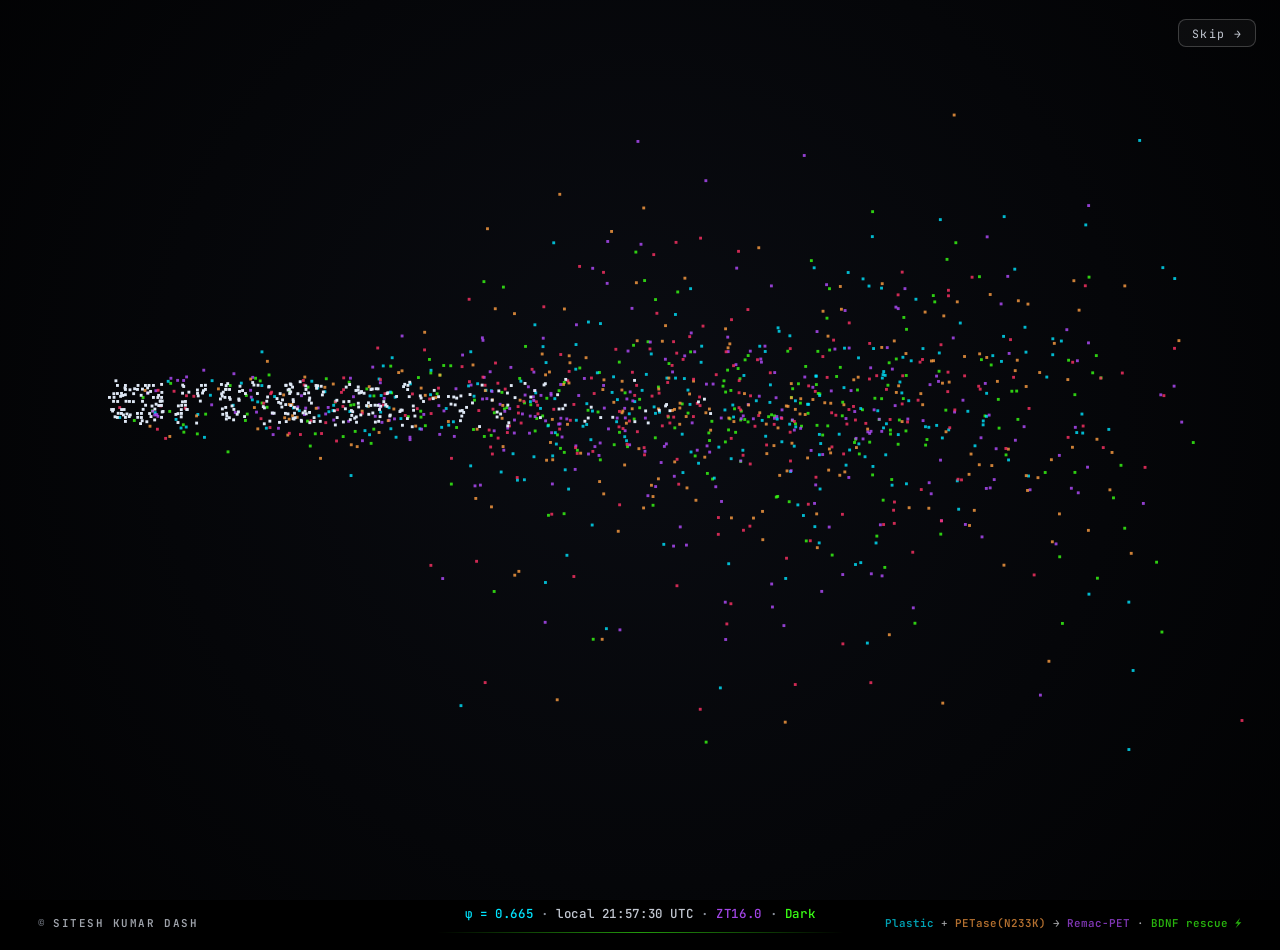
<file: index.html>
<!DOCTYPE html>
<html lang="en">
<head>
  <meta charset="UTF-8" />
  <meta name="viewport" content="width=device-width, initial-scale=1" />
  <meta name="description" content="Sitesh Kumar Dash — Biochemist, Molecular Biologist & Science Communicator. CSIR NET JRF (AIR 153). Remac-PET bioremediation & visitor-cognition research at Param Foundation." />
  <meta name="author" content="Sitesh Kumar Dash" />
  <meta name="keywords" content="Sitesh Kumar Dash, biochemist, molecular biologist, science communicator, CSIR NET JRF, AIR 153, Remac-PET, bioremediation, PETase, genomics, visitor cognition, Curves of Thought, Param Foundation, ParSEC, Pondicherry University" />
  <meta name="robots" content="index, follow" />
  <title>SITESH KUMAR DASH | Mad Scientist Lab</title>

  <!-- Canonical -->
  <link rel="canonical" href="https://siteshkumardash.vercel.app/" />

  <!-- Open Graph (Facebook · WhatsApp · LinkedIn · Messenger · Instagram · Discord · Slack) -->
  <meta property="og:type" content="website" />
  <meta property="og:site_name" content="Sitesh Kumar Dash — Mad Scientist Lab" />
  <meta property="og:title" content="Sitesh Kumar Dash — Biochemist & Molecular Biologist" />
  <meta property="og:description" content="CSIR NET JRF (AIR 153). Remac-PET enzymatic bioremediation + Curves of Thought visitor-cognition study. Science Programming Associate at Param Foundation." />
  <meta property="og:url" content="https://siteshkumardash.vercel.app/" />
  <meta property="og:image" content="https://siteshkumardash.vercel.app/og-preview.png" />
  <meta property="og:image:secure_url" content="https://siteshkumardash.vercel.app/og-preview.png" />
  <meta property="og:image:type" content="image/png" />
  <meta property="og:image:width" content="1200" />
  <meta property="og:image:height" content="630" />
  <meta property="og:image:alt" content="Sitesh Kumar Dash — Biochemist & Molecular Biologist · CSIR NET JRF AIR 153" />
  <meta property="og:locale" content="en_US" />

  <!-- Twitter / X Card (works without an account; acts as fallback for other apps) -->
  <meta name="twitter:card" content="summary_large_image" />
  <meta name="twitter:title" content="Sitesh Kumar Dash — Biochemist & Molecular Biologist" />
  <meta name="twitter:description" content="CSIR NET JRF (AIR 153). Remac-PET bioremediation + visitor-cognition research. Science Programming Associate at Param Foundation." />
  <meta name="twitter:image" content="https://siteshkumardash.vercel.app/og-preview.png" />
  <meta name="twitter:image:alt" content="Sitesh Kumar Dash — Biochemist & Molecular Biologist · CSIR NET JRF AIR 153" />

  <link rel="icon" href="data:image/svg+xml,<svg xmlns='http://www.w3.org/2000/svg' viewBox='0 0 100 100'><text y='.9em' font-size='90'>⚗</text></svg>" />
  <link rel="manifest" href="manifest.json" />
  <meta name="theme-color" content="#000000" />
  <!-- Theme: set before the stylesheet paints so there is never a flash of the wrong theme -->
  <script>
    (function () {
      var t = "dark";
      try { if (localStorage.getItem("theme") === "light") t = "light"; } catch (e) {}
      document.documentElement.setAttribute("data-theme", t);
      if (t === "light") document.querySelector('meta[name="theme-color"]').setAttribute("content", "#f3f6fb");
    })();
  </script>
  <meta name="apple-mobile-web-app-capable" content="yes" />
  <meta name="mobile-web-app-capable" content="yes" />
  <meta name="apple-mobile-web-app-status-bar-style" content="black" />
  <link rel="preconnect" href="https://fonts.googleapis.com" />
  <link rel="preconnect" href="https://fonts.gstatic.com" crossorigin />
  <link href="https://fonts.googleapis.com/css2?family=JetBrains+Mono:wght@400;600&family=Syne:wght@700;800&display=swap" rel="stylesheet" />
  <link rel="stylesheet" href="styles.css" />
  <!-- Intro mode detector: decides 3D / 2D-fallback / skip BEFORE effects.js runs -->
  <script>
    window.INTRO_MODE = (function () {
      try {
        var force = /[?&#]intro\b/i.test(location.href);
        if (!force && localStorage.getItem("centri_done")) return "skip";
        if (window.matchMedia && matchMedia("(prefers-reduced-motion: reduce)").matches)
          return "skip";
        // The intro is now a lightweight <video> + 2D canvas — no WebGL needed.
        return "3d";
      } catch (e) {
        return "3d";
      }
    })();
  </script>
</head>
<body>
  <!-- Bioluminescent glow: soft colour clouds drifting behind the molecule canvas -->
  <div class="biolum" aria-hidden="true"><span></span><span></span><span></span></div>
  <canvas id="dna-bg" aria-hidden="true"></canvas>
  <div class="screen-overlay" aria-hidden="true"></div>

  <!-- Centrifuge loading overlay (once per session) -->
  <div id="centrifuge-overlay" aria-hidden="true" role="status">
    <button id="centri-skip" aria-label="Skip intro">Skip →</button>
    <canvas id="centrifuge-canvas"></canvas>
    <div id="centri-log" aria-hidden="true"></div>
  </div>

  <!-- DNA Helix Scroll Progress Bar -->
  <div id="dna-scroll-bar" aria-hidden="true" role="presentation">
    <svg width="32" height="220" viewBox="0 0 32 220" xmlns="http://www.w3.org/2000/svg">
      <!-- 12 base pairs from bottom (index 0) to top (index 11) -->
      <g class="dna-bp" data-i="0" style="opacity:0.09">
        <line x1="4" y1="207" x2="14" y2="207" stroke="#1D9E75" stroke-width="2.5" data-glow fill="none"/>
        <line x1="18" y1="207" x2="28" y2="207" stroke="#EF9F27" stroke-width="2.5" data-glow fill="none"/>
        <circle cx="16" cy="207" r="2" fill="#1D9E75" data-glow/>
      </g>
      <g class="dna-bp" data-i="1" style="opacity:0.09">
        <line x1="5" y1="189" x2="14" y2="189" stroke="#00e5ff" stroke-width="2.5" data-glow fill="none"/>
        <line x1="18" y1="189" x2="27" y2="189" stroke="#D85A30" stroke-width="2.5" data-glow fill="none"/>
        <circle cx="16" cy="189" r="2" fill="#00e5ff" data-glow/>
      </g>
      <g class="dna-bp" data-i="2" style="opacity:0.09">
        <line x1="4" y1="171" x2="14" y2="171" stroke="#1D9E75" stroke-width="2.5" data-glow fill="none"/>
        <line x1="18" y1="171" x2="28" y2="171" stroke="#EF9F27" stroke-width="2.5" data-glow fill="none"/>
        <circle cx="16" cy="171" r="2" fill="#1D9E75" data-glow/>
      </g>
      <g class="dna-bp" data-i="3" style="opacity:0.09">
        <line x1="6" y1="153" x2="14" y2="153" stroke="#00e5ff" stroke-width="2.5" data-glow fill="none"/>
        <line x1="18" y1="153" x2="26" y2="153" stroke="#D85A30" stroke-width="2.5" data-glow fill="none"/>
        <circle cx="16" cy="153" r="2" fill="#00e5ff" data-glow/>
      </g>
      <g class="dna-bp" data-i="4" style="opacity:0.09">
        <line x1="4" y1="135" x2="14" y2="135" stroke="#1D9E75" stroke-width="2.5" data-glow fill="none"/>
        <line x1="18" y1="135" x2="28" y2="135" stroke="#EF9F27" stroke-width="2.5" data-glow fill="none"/>
        <circle cx="16" cy="135" r="2" fill="#1D9E75" data-glow/>
      </g>
      <g class="dna-bp" data-i="5" style="opacity:0.09">
        <line x1="5" y1="117" x2="14" y2="117" stroke="#00e5ff" stroke-width="2.5" data-glow fill="none"/>
        <line x1="18" y1="117" x2="27" y2="117" stroke="#D85A30" stroke-width="2.5" data-glow fill="none"/>
        <circle cx="16" cy="117" r="2" fill="#00e5ff" data-glow/>
      </g>
      <g class="dna-bp" data-i="6" style="opacity:0.09">
        <line x1="4" y1="99" x2="14" y2="99" stroke="#1D9E75" stroke-width="2.5" data-glow fill="none"/>
        <line x1="18" y1="99" x2="28" y2="99" stroke="#EF9F27" stroke-width="2.5" data-glow fill="none"/>
        <circle cx="16" cy="99" r="2" fill="#1D9E75" data-glow/>
      </g>
      <g class="dna-bp" data-i="7" style="opacity:0.09">
        <line x1="6" y1="81" x2="14" y2="81" stroke="#00e5ff" stroke-width="2.5" data-glow fill="none"/>
        <line x1="18" y1="81" x2="26" y2="81" stroke="#D85A30" stroke-width="2.5" data-glow fill="none"/>
        <circle cx="16" cy="81" r="2" fill="#00e5ff" data-glow/>
      </g>
      <g class="dna-bp" data-i="8" style="opacity:0.09">
        <line x1="4" y1="63" x2="14" y2="63" stroke="#1D9E75" stroke-width="2.5" data-glow fill="none"/>
        <line x1="18" y1="63" x2="28" y2="63" stroke="#EF9F27" stroke-width="2.5" data-glow fill="none"/>
        <circle cx="16" cy="63" r="2" fill="#1D9E75" data-glow/>
      </g>
      <g class="dna-bp" data-i="9" style="opacity:0.09">
        <line x1="5" y1="45" x2="14" y2="45" stroke="#00e5ff" stroke-width="2.5" data-glow fill="none"/>
        <line x1="18" y1="45" x2="27" y2="45" stroke="#D85A30" stroke-width="2.5" data-glow fill="none"/>
        <circle cx="16" cy="45" r="2" fill="#00e5ff" data-glow/>
      </g>
      <g class="dna-bp" data-i="10" style="opacity:0.09">
        <line x1="4" y1="27" x2="14" y2="27" stroke="#1D9E75" stroke-width="2.5" data-glow fill="none"/>
        <line x1="18" y1="27" x2="28" y2="27" stroke="#EF9F27" stroke-width="2.5" data-glow fill="none"/>
        <circle cx="16" cy="27" r="2" fill="#1D9E75" data-glow/>
      </g>
      <g class="dna-bp" data-i="11" style="opacity:0.09">
        <line x1="5" y1="10" x2="14" y2="10" stroke="#00e5ff" stroke-width="2.5" data-glow fill="none"/>
        <line x1="18" y1="10" x2="27" y2="10" stroke="#D85A30" stroke-width="2.5" data-glow fill="none"/>
        <circle cx="16" cy="10" r="2" fill="#00e5ff" data-glow/>
      </g>
      <!-- Backbone strands -->
      <polyline points="11,10 9,27 7,45 8,63 9,81 8,99 7,117 8,135 9,153 8,171 7,189 8,207" fill="none" stroke="rgba(29,158,117,0.25)" stroke-width="1.5"/>
      <polyline points="21,10 23,27 25,45 24,63 23,81 24,99 25,117 24,135 23,153 24,171 25,189 24,207" fill="none" stroke="rgba(239,159,39,0.25)" stroke-width="1.5"/>
    </svg>
    <div id="dna-complete-label">COMPLETE</div>
  </div>

  <header class="top">
    <div class="top-inner">
      <a class="logo" href="#core">SKD<span class="status-light" aria-hidden="true"></span></a>
      <button class="nav-toggle" aria-label="Menu" aria-expanded="false">≡</button>
      <nav class="nav">
        <a href="#about" data-detail="about">About</a>
        <a href="#research" data-detail="research">Research</a>
        <a href="#experience" data-detail="experience">Work</a>
        <a href="#education" data-detail="education">Education</a>
        <a href="#skills" data-detail="skills">Skills</a>
        <a href="#ambition" data-detail="ambition">Ambition</a>
        <a href="#achieve" data-detail="achieve">Awards</a>
        <a href="#life" data-detail="life">Life</a>
        <a href="#contact" data-detail="contact">Contact</a>
        <a class="nav-cv" href="portfolio-cv.html">CV</a>
      </nav>
      <div class="header-right">
        <span class="brand-mark">AI BIODESIGNER</span>
        <button type="button" class="theme-toggle" aria-label="Switch to light theme" title="Switch theme">
          <svg viewBox="0 0 24 24" aria-hidden="true"><path d="M2.5 12a9.5 9.5 0 0 0 19 0z" fill="currentColor" opacity=".18"/><circle cx="12" cy="12" r="9.5" fill="none" stroke="currentColor" stroke-width="1.5"/><path d="M12 2.5v1.8M12 19.7v1.8M2.5 12h1.8M19.7 12h1.8" stroke="currentColor" stroke-width="1.3" stroke-linecap="round"/><g class="hand"><path d="M12 12V5.6" stroke="currentColor" stroke-width="1.8" stroke-linecap="round"/><circle class="tip" cx="12" cy="5" r="1.7" fill="currentColor" stroke="currentColor" stroke-width="1.2"/></g><circle cx="12" cy="12" r="1.3" fill="currentColor"/></svg>
        </button>
        <div class="social-icons" aria-label="Social links">
          <a href="https://www.linkedin.com/in/d-sitesh" target="_blank" rel="noopener" class="social-icon" aria-label="LinkedIn" title="LinkedIn">
            <svg width="16" height="16" viewBox="0 0 24 24" fill="currentColor" aria-hidden="true"><path d="M20.447 20.452h-3.554v-5.569c0-1.328-.027-3.037-1.852-3.037-1.853 0-2.136 1.445-2.136 2.939v5.667H9.351V9h3.414v1.561h.046c.477-.9 1.637-1.85 3.37-1.85 3.601 0 4.267 2.37 4.267 5.455v6.286zM5.337 7.433a2.062 2.062 0 0 1-2.063-2.065 2.064 2.064 0 1 1 2.063 2.065zm1.782 13.019H3.555V9h3.564v11.452zM22.225 0H1.771C.792 0 0 .774 0 1.729v20.542C0 23.227.792 24 1.771 24h20.451C23.2 24 24 23.227 24 22.271V1.729C24 .774 23.2 0 22.222 0h.003z"/></svg>
          </a>
          <a href="https://github.com/sitesh2003" target="_blank" rel="noopener" class="social-icon" aria-label="GitHub" title="GitHub">
            <svg width="16" height="16" viewBox="0 0 24 24" fill="currentColor" aria-hidden="true"><path d="M12 0C5.374 0 0 5.373 0 12c0 5.302 3.438 9.8 8.207 11.387.599.111.793-.261.793-.577v-2.234c-3.338.726-4.033-1.416-4.033-1.416-.546-1.387-1.333-1.756-1.333-1.756-1.089-.745.083-.729.083-.729 1.205.084 1.839 1.237 1.839 1.237 1.07 1.834 2.807 1.304 3.492.997.107-.775.418-1.305.762-1.604-2.665-.305-5.467-1.334-5.467-5.931 0-1.311.469-2.381 1.236-3.221-.124-.303-.535-1.524.117-3.176 0 0 1.008-.322 3.301 1.23A11.509 11.509 0 0 1 12 5.803c1.02.005 2.047.138 3.006.404 2.291-1.552 3.297-1.23 3.297-1.23.653 1.653.242 2.874.118 3.176.77.84 1.235 1.911 1.235 3.221 0 4.609-2.807 5.624-5.479 5.921.43.372.823 1.102.823 2.222v3.293c0 .319.192.694.801.576C20.566 21.797 24 17.3 24 12c0-6.627-5.373-12-12-12z"/></svg>
          </a>
        </div>
      </div>
    </div>
  </header>

  <main class="mol-graph" id="top">
    <div class="dna-spine" aria-hidden="true">
      <canvas id="dna-spine"></canvas>
    </div>
    <svg class="mol-bonds" aria-hidden="true"></svg>

    <div class="mol-layout">
    <div class="mol-col mol-left">
    <article class="mol-node" id="about" data-node="about" data-side="left" data-bond="covalent" data-detail="about">
      <div class="mol-wrap shape-benzene">
        <svg class="mol-outline" viewBox="0 0 200 180" aria-hidden="true">
          <polygon points="100,10 175,52 175,128 100,170 25,128 25,52" fill="none" stroke="currentColor" stroke-width="1.2"/>
          <circle cx="100" cy="90" r="28" fill="none" stroke="currentColor" stroke-width="0.8" opacity="0.5"/>
        </svg>
        <button type="button" class="mol-inner mol-trigger" aria-label="About details">
          <h2>About</h2>
          <p class="overview"><span>GDP/ALCOA++&nbsp;·</span> <span>macromolecular assays&nbsp;·</span> <span>science communication</span></p>
          <svg class="mol-viz seq" viewBox="0 0 84 14" preserveAspectRatio="none" aria-hidden="true"><rect style="--i:0" class="base-a" x="0" y="3" width="1.7" height="11" rx=".6"/><rect style="--i:1" class="base-t" x="4" y="3" width="1.7" height="11" rx=".6"/><rect style="--i:2" class="base-g" x="8" y="0" width="1.7" height="14" rx=".6"/><rect style="--i:3" class="base-a" x="12" y="3" width="1.7" height="11" rx=".6"/><rect style="--i:4" class="base-g" x="16" y="0" width="1.7" height="14" rx=".6"/><rect style="--i:5" class="base-c" x="20" y="0" width="1.7" height="14" rx=".6"/><rect style="--i:6" class="base-a" x="24" y="3" width="1.7" height="11" rx=".6"/><rect style="--i:7" class="base-t" x="28" y="3" width="1.7" height="11" rx=".6"/><rect style="--i:8" class="base-c" x="32" y="0" width="1.7" height="14" rx=".6"/><rect style="--i:9" class="base-a" x="36" y="3" width="1.7" height="11" rx=".6"/><rect style="--i:10" class="base-c" x="40" y="0" width="1.7" height="14" rx=".6"/><rect style="--i:11" class="base-g" x="44" y="0" width="1.7" height="14" rx=".6"/><rect style="--i:12" class="base-a" x="48" y="3" width="1.7" height="11" rx=".6"/><rect style="--i:13" class="base-g" x="52" y="0" width="1.7" height="14" rx=".6"/><rect style="--i:14" class="base-c" x="56" y="0" width="1.7" height="14" rx=".6"/><rect style="--i:15" class="base-t" x="60" y="3" width="1.7" height="11" rx=".6"/><rect style="--i:16" class="base-c" x="64" y="0" width="1.7" height="14" rx=".6"/><rect style="--i:17" class="base-a" x="68" y="3" width="1.7" height="11" rx=".6"/><rect style="--i:18" class="base-g" x="72" y="0" width="1.7" height="14" rx=".6"/><rect style="--i:19" class="base-a" x="76" y="3" width="1.7" height="11" rx=".6"/><rect style="--i:20" class="base-t" x="80" y="3" width="1.7" height="11" rx=".6"/></svg>
          <span class="tap-hint">Decode Profile →</span>
        </button>
      </div>
    </article>

    <article class="mol-node" id="experience" data-node="experience" data-side="left" data-bond="peptide" data-detail="experience">
      <div class="mol-wrap shape-flask">
        <svg class="mol-outline" viewBox="0 0 160 200" aria-hidden="true">
          <path d="M55,12 H105 V70 L130,175 H30 L55,70Z" fill="none" stroke="currentColor" stroke-width="1.2"/>
        </svg>
        <button type="button" class="mol-inner mol-trigger" aria-label="Experience details">
          <h2>Experience</h2>
          <p class="overview"><span>Science Programming Associate&nbsp;·</span> <span>Science Communicator Team Lead&nbsp;·</span> <span>ParSEC Whitefield</span></p>
          <svg class="mol-viz" viewBox="0 0 84 14" preserveAspectRatio="none" aria-hidden="true"><path class="ax" d="M0 13.5H84"/><path class="ln" pathLength="1" d="M0 12.5C12 12.5 18 12 26 10S38 3 48 2.2 70 1.6 84 1.6"/><circle class="dt" cx="84" cy="1.6" r="1.1"/></svg>
          <span class="tap-hint">Catalytic Record →</span>
        </button>
      </div>
    </article>

    <article class="mol-node" id="skills" data-node="skills" data-side="left" data-bond="hydrogen" data-detail="skills">
      <div class="mol-wrap shape-sheet">
        <svg class="mol-outline" viewBox="0 0 220 140" aria-hidden="true">
          <polygon points="20,30 180,10 200,110 40,130" fill="none" stroke="currentColor" stroke-width="1.2"/>
        </svg>
        <button type="button" class="mol-inner mol-trigger" aria-label="Skills details">
          <h2>Skills</h2>
          <p class="overview"><span>PCR&nbsp;·</span> <span>Western/ELISA&nbsp;·</span> <span>BLAST/PDB&nbsp;·</span> <span>grant design&nbsp;·</span> <span>Apps Script</span></p>
          <svg class="mol-viz" viewBox="0 0 84 14" preserveAspectRatio="none" aria-hidden="true"><rect class="ax" x=".5" y="2.5" width="83" height="9" rx="2"/><path class="ln" pathLength="1" d="M9 4v6M20 4v6M27 4v6M39 4v6M51 4v6M60 4v6M73 4v6"/></svg>
          <span class="tap-hint">Molecular Arsenal →</span>
        </button>
      </div>
    </article>

    <article class="mol-node" id="achieve" data-node="achieve" data-side="left" data-bond="ionic" data-detail="achieve">
      <div class="mol-wrap shape-cyclo">
        <svg class="mol-outline" viewBox="0 0 200 160" aria-hidden="true">
          <polygon points="50,45 100,20 150,45 150,95 100,120 50,95" fill="none" stroke="currentColor" stroke-width="1.2"/>
        </svg>
        <button type="button" class="mol-inner mol-trigger" aria-label="Achievements details">
          <h2>Achievements</h2>
          <p class="overview"><span>CSIR JRF AIR 153&nbsp;·</span> <span>MicCon24&nbsp;·</span> <span>NISER PhD finals</span></p>
          <svg class="mol-viz" viewBox="0 0 84 14" preserveAspectRatio="none" aria-hidden="true"><path class="ax" d="M0 13.5H84"/><path class="ln" pathLength="1" d="M0 13H10Q13 13 14 6 15 13 18 13H28Q31 13 32 1.5 33 13 36 13H50Q53 13 54 8 55 13 58 13H68Q71 13 72 4 73 13 76 13H84"/></svg>
          <span class="tap-hint">Breakthrough Discoveries →</span>
        </button>
      </div>
    </article>
    </div>

    <div class="mol-col mol-center">
    <article class="mol-node mol-core" id="core" data-node="core" data-detail="core">
      <div class="mol-wrap shape-porphyrin">
        <svg class="mol-outline" viewBox="0 0 200 200" aria-hidden="true">
          <polygon points="100,12 168,48 168,120 100,156 32,120 32,48" fill="none" stroke="currentColor" stroke-width="1.2"/>
          <circle cx="100" cy="84" r="42" fill="none" stroke="currentColor" stroke-width="0.9" opacity="0.6"/>
          <circle cx="100" cy="84" r="8" fill="currentColor" opacity="0.35"/>
        </svg>
        <button type="button" class="mol-inner mol-trigger" aria-label="Open profile details">
          <div class="core-headshot">
            <div class="hex-glow-ring" aria-hidden="true"></div>
            <img src="headshot.png" alt="Sitesh Kumar Dash" class="headshot-img" onerror="this.style.display='none'" />
            <div class="headshot-fallback">SKD</div>
          </div>
          <p class="badge">CSIR NET JRF · AIR 153</p>
          <h1 class="mol-name glitch-name" data-text="SITESH KUMAR DASH">SITESH KUMAR DASH</h1>
          <p class="roles"><span class="sr-only">Biochemist, Molecular Biologist, Science Communicator</span><span class="roles-typed" aria-hidden="true">Biochemist · Molecular Biologist · Science Communicator</span><span class="caret" aria-hidden="true"></span></p>
          <p class="overview"><span>Genomics&nbsp;·</span> <span>Wet-lab&nbsp;·</span> <span>Visitor cognition</span></p>
          <span class="tap-hint">Decode Genome →</span>
        </button>
      </div>
    </article>

    <article class="mol-node mol-contact" id="contact" data-node="contact" data-side="center" data-bond="peptide" data-detail="contact">
      <div class="mol-wrap shape-phospho">
        <svg class="mol-outline" viewBox="0 0 160 200" aria-hidden="true">
          <circle cx="80" cy="48" r="36" fill="none" stroke="currentColor" stroke-width="1.2"/>
          <path d="M55,82 Q80,120 105,82 L80,185Z" fill="none" stroke="currentColor" stroke-width="1"/>
        </svg>
        <button type="button" class="mol-inner mol-trigger" aria-label="Contact details">
          <h2>Contact</h2>
          <p class="overview"><span>sitesh@paraminnovation.org&nbsp;·</span> <span>dsitesh2003@gmail.com&nbsp;·</span> <span>LinkedIn</span></p>
          <svg class="mol-viz" viewBox="0 0 84 14" preserveAspectRatio="none" aria-hidden="true"><path class="gd" d="M0 7H84"/><path class="ln" pathLength="1" d="M0 10H30L33 10 36 1 39 13 42 11.5Q48 10 52 10H84"/></svg>
          <span class="tap-hint">Catalyze Synergy →</span>
        </button>
      </div>
    </article>
    </div>

    <div class="mol-col mol-right">
    <article class="mol-node" id="research" data-node="research" data-side="right" data-bond="double" data-detail="research">
      <div class="mol-wrap shape-helix">
        <svg class="mol-outline" viewBox="0 0 120 220" aria-hidden="true">
          <path d="M60,8 C95,40 95,180 60,212 C25,180 25,40 60,8Z" fill="none" stroke="currentColor" stroke-width="1.2"/>
        </svg>
        <button type="button" class="mol-inner mol-trigger" aria-label="Research details">
          <h2>Research</h2>
          <p class="overview"><span>Remac-PET&nbsp;·</span> <span>FAST-PETase N233K&nbsp;·</span> <span>BBB·ROS·epigenetics</span></p>
          <svg class="mol-viz" viewBox="0 0 84 14" preserveAspectRatio="none" aria-hidden="true"><path class="ax" d="M0 13.5H84"/><path class="gd" d="M0 1.5H84M14 13.5V7.5"/><path class="ln" pathLength="1" d="M0 13.5C4 9 9 7.6 14 7.5S40 3 84 2.2"/><circle class="dt" cx="14" cy="7.5" r="1.1"/></svg>
          <span class="tap-hint">Primary Pathway →</span>
        </button>
      </div>
    </article>

    <article class="mol-node" id="education" data-node="education" data-side="right" data-bond="ionic" data-detail="education">
      <div class="mol-wrap shape-purine">
        <svg class="mol-outline" viewBox="0 0 200 170" aria-hidden="true">
          <polygon points="70,20 130,20 155,55 130,90 70,90 45,55" fill="none" stroke="currentColor" stroke-width="1.2"/>
          <polygon points="55,75 100,75 120,115 100,155 55,155 35,115" fill="none" stroke="currentColor" stroke-width="1"/>
        </svg>
        <button type="button" class="mol-inner mol-trigger" aria-label="Education details">
          <h2>Education</h2>
          <p class="overview"><span>M.Sc. Biochem/MolBio&nbsp;·</span> <span>B.Sc. Zoology·Chem·Botany</span></p>
          <svg class="mol-viz" viewBox="0 0 84 14" preserveAspectRatio="none" aria-hidden="true"><path class="ln" pathLength="1" d="M0 9H14L16 9 18 2 20 13 22 9H40L42 9 44 3 46 13 48 9H62L64 9 66 1 68 13 70 9H84"/></svg>
          <span class="tap-hint">Genetic Foundation →</span>
        </button>
      </div>
    </article>

    <article class="mol-node" id="ambition" data-node="ambition" data-side="right" data-bond="double" data-detail="ambition">
      <div class="mol-wrap shape-mito">
        <svg class="mol-outline" viewBox="0 0 200 120" aria-hidden="true">
          <ellipse cx="100" cy="60" rx="88" ry="48" fill="none" stroke="currentColor" stroke-width="1.2"/>
        </svg>
        <button type="button" class="mol-inner mol-trigger" aria-label="Ambition details">
          <h2>Ambition</h2>
          <p class="overview"><span>Ashram-hospitals&nbsp;·</span> <span>living labs&nbsp;·</span> <span>Remac-PET thesis</span></p>
          <svg class="mol-viz" viewBox="0 0 84 14" preserveAspectRatio="none" aria-hidden="true"><path class="ln" pathLength="1" d="M42 14V10M22 10H62M22 10V6M62 10V5M12 6H32M12 6V2M32 6V3M52 5H72M52 5V1.5M72 5V2.5"/><circle class="dt" cx="12" cy="2" r="1"/><circle class="dt" cx="32" cy="3" r="1"/><circle class="dt" cx="52" cy="1.5" r="1.2"/><circle class="dt" cx="72" cy="2.5" r="1"/></svg>
          <span class="tap-hint">Evolutionary Vector →</span>
        </button>
      </div>
    </article>

    <article class="mol-node" id="life" data-node="life" data-side="right" data-bond="hydrogen" data-detail="life">
      <div class="mol-wrap shape-vesicle">
        <svg class="mol-outline" viewBox="0 0 200 150" aria-hidden="true">
          <circle cx="65" cy="75" r="38" fill="none" stroke="currentColor" stroke-width="1"/>
          <circle cx="115" cy="55" r="32" fill="none" stroke="currentColor" stroke-width="1"/>
        </svg>
        <button type="button" class="mol-inner mol-trigger" aria-label="Beyond bench details">
          <h2>Beyond Bench</h2>
          <p class="overview"><span>Badminton &amp; cricket&nbsp;·</span> <span>open-world gaming&nbsp;·</span> <span>sh&#333;nen anime&nbsp;·</span> <span>new skills for fun</span></p>
          <svg class="mol-viz" viewBox="0 0 84 14" preserveAspectRatio="none" aria-hidden="true"><path class="ax" d="M10 7h3M28 7h2.5M51.5 7h2.5"/><circle class="ln" pathLength="1" cx="5" cy="7" r="3.2"/><circle class="ln" pathLength="1" cx="17" cy="7" r="2.4"/><circle class="ln" pathLength="1" cx="23" cy="7" r="2.4"/><circle class="ln" pathLength="1" cx="34" cy="7" r="1.8"/><circle class="ln" pathLength="1" cx="38.5" cy="7" r="1.8"/><circle class="ln" pathLength="1" cx="43" cy="7" r="1.8"/><circle class="ln" pathLength="1" cx="47.5" cy="7" r="1.8"/><circle class="dt" cx="57" cy="7" r="1.25"/><circle class="dt" cx="60.7" cy="7" r="1.25"/><circle class="dt" cx="64.4" cy="7" r="1.25"/><circle class="dt" cx="68.1" cy="7" r="1.25"/><circle class="dt" cx="71.8" cy="7" r="1.25"/><circle class="dt" cx="75.5" cy="7" r="1.25"/><circle class="dt" cx="79.2" cy="7" r="1.25"/><circle class="dt" cx="82.9" cy="7" r="1.25"/></svg>
          <span class="tap-hint">Phenotypic Expression →</span>
        </button>
      </div>
    </article>

    </div>
    </div>
  </main>



  <footer class="foot">
    <div class="foot-inner">
      <span class="foot-copy"><span class="copyright-symbol">©</span> <span class="copyright-name">SITESH KUMAR DASH</span></span>
      <div class="foot-bio-time-wrap">
        <time id="bio-clock" class="bio-clock" datetime="">φ = — · local —:—:— IST · ZT— · —</time>
        <span class="foot-rule" aria-hidden="true"></span>
      </div>
      <span class="formula"><span class="formula-reactant">Plastic</span> + <span class="formula-enzyme">PETase(N233K)</span> → <span class="formula-product">Remac-PET</span> · <span class="formula-rescue">BDNF rescue</span> <span class="lightning-glow">⚡</span></span>
    </div>
  </footer>

  <!-- Detail screens -->
  <div class="detail-screen" id="detail-screen" aria-hidden="true">
    <div class="detail-backdrop" data-close></div>
    <div class="detail-panel" role="dialog" aria-modal="true" aria-labelledby="detail-title">
      <button type="button" class="detail-close" aria-label="Close">×</button>
      <div class="detail-content" id="detail-content"></div>
    </div>
  </div>

  <template id="detail-core">
    <h2 id="detail-title" class="detail-title" style="color: #39ff14;">Molecular Architect</h2>
    <!-- Interactive plasmid / genome map — hover a feature, click to open that section -->
    <div class="plasmid-wrap">
      <canvas id="plasmid-canvas" role="img" aria-label="Genome map of this site. Each feature is a section — use the links below to open one."></canvas>
      <div id="plasmid-tip" class="plasmid-tip" aria-hidden="true"></div>
      <p class="plasmid-caption">pSKD&nbsp;·&nbsp;hover a feature to read it&nbsp;·&nbsp;click to open its section</p>
    </div>
    <nav class="plasmid-nav" aria-label="Site sections">
      <a href="#research" data-detail="research">Research</a>
      <a href="#about" data-detail="about">Profile</a>
      <a href="#experience" data-detail="experience">Experience</a>
      <a href="#education" data-detail="education">Education</a>
      <a href="#skills" data-detail="skills">Skills</a>
      <a href="#achieve" data-detail="achieve">Awards</a>
      <a href="#ambition" data-detail="ambition">Ambition</a>
      <a href="#life" data-detail="life">Beyond Bench</a>
      <a href="#contact" data-detail="contact">Contact</a>
    </nav>
    <div class="microscope-reveal">
      <p class="detail-lead" style="font-size: clamp(0.7rem, 2.5vw, 0.9rem);">Biochemist · Molecular Biologist · Science Communicator · CSIR NET JRF (AIR 153)</p>
      <p>Science Programming Associate &amp; Science Communicator Team Lead · ParSEC Whitefield, Param Foundation, Bengaluru · Base: Cuttack, Odisha</p>
      <p>Bridging the lab bench and the gallery floor—from molecular structures to live visitor cognition. CSIR NET JRF qualified biochemist leading programming quality, pedagogy, and people at Param Foundation.</p>
      <h3>Contact</h3>
      <p><a href="mailto:dsitesh2003@gmail.com">dsitesh2003@gmail.com</a> · <a href="tel:+919566513307">+91 95665 13307</a></p>
      <p><a href="https://www.linkedin.com/in/d-sitesh" target="_blank" rel="noopener">linkedin.com/in/d-sitesh</a></p>
      <div style="margin-top:1.2rem; display:flex; gap:0.6rem; flex-wrap:wrap; align-items:center;">
        <a href="portfolio-cv.html" target="_blank" rel="noopener" class="btn-cv" aria-label="Open portfolio CV">
          ⬇ Portfolio CV
        </a>
        <a href="academic-cv.html" target="_blank" rel="noopener" class="btn-cv" aria-label="Open academic CV">
          ⬇ Academic CV
        </a>
      </div>
    </div>
  </template>

  <template id="detail-about">
    <h2 id="detail-title" class="detail-title" style="color: #00e5ff;">Biochemical Profile</h2>
    <p style="font-size:0.82rem; color:rgba(238,242,255,0.86); margin:0 0 0.4rem;">Ramachandran plot — each residue is a facet of how I work, sitting in its favoured region. Hover a point.</p>
    <div class="chart-wrap">
      <canvas id="rama-canvas"></canvas>
      <div id="rama-tip" class="plasmid-tip" aria-hidden="true"></div>
    </div>
    <div class="microscope-reveal">
      <div class="detail-vignette" aria-hidden="true"></div>
      <p>CSIR NET JRF qualified biochemist at the intersection of molecular science and public engagement. Rapid, independent problem-solver combining academic laboratory discipline with computational logic—reproducible molecular workflows, macromolecular analysis, and Good Documentation Practices (GDP/ALCOA++).</p>
      <p>Now <strong>Science Programming Associate</strong> and <strong>Science Communicator Team Lead</strong> at ParSEC Whitefield, Param Foundation (Bengaluru)—owning programming quality, pedagogy, and people; treating the science floor as a behavioural lab and the visitor as a cognitive subject. Live operation of LN₂ cryogenics, Bernoulli, total internal reflection, and cobot exhibits.</p>
      <p>An <strong>innovator</strong> by instinct: builds programmes a team actually enjoys running—mock tours played for real, challenge prompts, question banks, gamified floor guides—on the view that a bored communicator makes a bored visitor. Picks up new skills for the fun of it, and most of what is on this site started as curiosity rather than a brief.</p>
      <p>Committed to scientific integrity; developing the independent <strong>Remac-PET System</strong> (enzymatic PET bioremediation) and the <strong>Curves of Thought</strong> visitor-cognition study as active research lines toward a PhD.</p>
    </div>
  </template>

  <template id="detail-research">
    <canvas id="research-cells-canvas" style="position: absolute; inset: 0; width: 100%; height: 100%; z-index: 0; opacity: 0.4; pointer-events: none;"></canvas>
    <h2 id="detail-title" class="detail-title" style="color: #39ff14; position: relative; z-index: 1;">Active Pathway: Remac-PET</h2>
    <div class="microscope-reveal" style="position:relative; z-index: 1;">
      <div class="detail-vignette" aria-hidden="true"></div>
      <p class="detail-lead">Engineering Macrophages for Multi-Scale Bioremediation of Micro- &amp; Nanoplastics</p>
      <div style="margin: 0.5rem 0; padding: 0.5rem; border-left: 2px solid #ff9f43; background: rgba(255, 159, 67, 0.1);">
        <strong>Stage:</strong> Independently developed proposal / manuscript in preparation · seeking PhD placement
      </div>
      <h3>Problem</h3>
      <p>Micro- &amp; nanoplastics (MNPs) are detectable in every major human organ — the prefrontal cortex reached a median <strong>4,917 µg/g in 2024, up 47% from 2016</strong> (Nihart &amp; Campen et al., <em>Nature Medicine</em> 2025). Nanoplastics cross the blood-brain barrier, drive ROS-mediated mitochondrial dysfunction, saturate microglia (frustrated phagocytosis), and leave a transgenerational epigenetic scar via BDNF promoter IV hypermethylation. No therapy reverses this bioaccumulation.</p>
      <h3>Mechanism</h3>
      <p>Vpx-packaged lentiviral transduction (overcoming SAMHD1 restriction in myeloid cells) of THP-1 monocytes with an <strong>[Igκ-Leader]–[FAST-PETase N233K…]–[LAMP1 tail]</strong> fusion under an EF1α promoter. The LAMP1 GYEQF sorting signal targets enzymatic activity to the lysosome — exactly where phagocytosed MNPs reside — hydrolysing PET to EG + TPA monomers.</p>
      <h3>Research Objectives</h3>
      <div class="objectives">
        <div class="objective"><span class="obj-tag" style="color:#00e5ff;border-color:#00e5ff;">Aim 1</span><p>Molecular engineering &amp; acid-tolerance validation of the Lyso-PETase fusion at lysosomal pH 4.5; yeast surface-display directed-evolution screen (~10⁵ variants).</p></div>
        <div class="objective"><span class="obj-tag" style="color:#39ff14;border-color:#39ff14;">Aim 2</span><p>Generate &amp; characterise the Remac-PET cell line; lysosomal co-localisation (target PCC &gt; 0.75); HPLC-MS quantification of EG &amp; TPA degradation products at 24 &amp; 72 h.</p></div>
        <div class="objective"><span class="obj-tag" style="color:#ff9f43;border-color:#ff9f43;">Aim 3</span><p>Transwell neuroprotection assay (Remac-PET / SH-SY5Y); BDNF-promoter bisulfite sequencing &amp; ChIP-qPCR (H3K27me3); LDH, JC-1, CellROX &amp; Caspase-Glo readouts.</p></div>
      </div>
      <h3>Impact</h3>
      <p>Clear intracellular plastic reservoirs, halt direct neurotoxicity, and test whether MNP clearance <strong>rescues BDNF epigenetic damage</strong> — a novel, testable mechanistic claim with no published precedent.</p>
      <h3>Key References</h3>
      <ul style="font-size: 0.8rem; color: #a0a8c0;">
        <li>Nihart, Campen et al. (2025). <em>Bioaccumulation of microplastics in human brain.</em> Nature Medicine.</li>
        <li>Lu et al. (2022). <em>Machine learning-aided engineering of hydrolases for PET depolymerization.</em> Nature.</li>
        <li>Yoshida et al. (2016). <em>A bacterium that degrades and assimilates PET</em> (Ideonella sakaiensis). Science.</li>
      </ul>
    </div>
    <h3>Remac-PET Pathway</h3>
    <div class="remac-pathway" id="remac-pathway"></div>
    <div class="pathway-legend">
      <span class="legend-item"><span class="legend-dot" style="background: #00e5ff;"></span>Transduction</span>
      <span class="legend-item"><span class="legend-dot" style="background: #ff9f43;"></span>Phagocytosis</span>
      <span class="legend-item"><span class="legend-dot" style="background: #b44dff;"></span>Degradation</span>
      <span class="legend-item"><span class="legend-dot" style="background: #39ff14;"></span>Rescue</span>
    </div>

    <h3>Degradation Kinetics</h3>
    <p style="font-size:0.82rem; color:rgba(238,242,255,0.86); margin:0 0 0.4rem;">FAST-PETase (N233K) hydrolysis — nanoplastic clears as monomers (TPA + EG) accumulate. Hover to read concentrations.</p>
    <div class="chart-wrap">
      <canvas id="kinetics-canvas"></canvas>
      <div id="kinetics-tip" class="plasmid-tip" aria-hidden="true"></div>
    </div>
  </template>

  <template id="detail-experience">
    <h2 id="detail-title" class="detail-title" style="color: #ff9f43;">Catalytic Milestones</h2>
    <p style="font-size:0.82rem; color:rgba(238,242,255,0.86); margin:0 0 0.4rem;">Career as a growth curve — lag → log → stationary. Hover a point for the role.</p>
    <div class="chart-wrap">
      <canvas id="growth-canvas"></canvas>
      <div id="growth-tip" class="plasmid-tip" aria-hidden="true"></div>
    </div>
    <div class="microscope-reveal">
      <div class="detail-vignette" aria-hidden="true"></div>
      <div class="detail-block">
        <h3>Science Programming Associate &amp; Science Communicator Team Lead · ParSEC Whitefield</h3>
        <p class="detail-meta">Bengaluru · 26 Jun 2026 – Present · ParSEC</p>
        <p>Quality &amp; pedagogy owner for the centre and people manager for the full Science Communicator team — gallery rounds, in-session observations, weekly learning sessions, biweekly mock tours, and the weekly programming schedule. Single point of contact syncing with HQ and the Event, Research, Exhibit &amp; Marketing functions. Authored the ParSEC Biotech Story Arc proposal (five-zone interactive biology gallery).</p>
      </div>
      <div class="detail-block">
        <h3>Science Communicator · Param Foundation (ParSEC Whitefield)</h3>
        <p class="detail-meta">Bengaluru · Apr 2026 – 25 Jun 2026</p>
        <p>Live LN₂ cryogenics, Bernoulli, total-internal-reflection and cobot demonstrations for school and corporate audiences. First-authored the <em>Curves of Thought</em> visitor-cognition study (N ≈ 1,568) and designed the Sakura Bloom multi-variable demo.</p>
      </div>
      <div class="detail-block">
        <h3>M.Sc. Graduate Researcher · Pondicherry University</h3>
        <p class="detail-meta">Oct 2023 – May 2025</p>
        <p>Bench work: expression-vector engineering, ELISA and Western blotting with densitometry, PCR and nucleic-acid isolation. Data synthesis and IC50 fitting in GraphPad Prism. Conceptualised the Remac-PET System as an <em>in silico</em> design — structural work in PyMOL and network mapping in Cytoscape done with AI pairing.</p>
      </div>
    </div>
  </template>

  <template id="detail-education">
    <h2 id="detail-title" class="detail-title" style="color: #1D9E75;">Genetic Foundation</h2>
    <div class="edu-ecg-screen" id="eduEcgScreen">
      <!-- Header bar -->
      <div class="edu-ecg-topbar">
        <span class="edu-ecg-title-top">EDUCATIONAL PATHWAY &amp; MILESTONES</span>
        <span class="edu-live-badge"><span class="edu-live-dot"></span>LIVE TRACE</span>
      </div>

      <!-- Canvas strip -->
      <div class="edu-canvas-wrap" id="eduCanvasWrap">
        <canvas id="eduEcgCanvas" class="edu-ecg-canvas"></canvas>
        <!-- Spike hover tooltip -->
        <div class="edu-tooltip" id="eduTooltip"></div>
      </div>

      <!-- Clicked milestone info box -->
      <div class="edu-info-box" id="eduInfoBox" aria-live="polite"></div>

      <!-- Core Competencies -->
      <div class="edu-competencies">
        <div class="edu-comp-heading">CORE COMPETENCIES</div>
        <div class="edu-comp-grid">
          <div class="edu-comp-group">
            <div class="edu-comp-head">&#x2B21; Wet-Lab</div>
            <span class="edu-tag">PCR / qPCR</span><span class="edu-tag">SDS-PAGE</span>
            <span class="edu-tag">Agarose Gel</span><span class="edu-tag">DNA/RNA Extraction</span>
            <span class="edu-tag">UV-Vis Spectrophotometry</span><span class="edu-tag">Centrifugation</span>
            <span class="edu-tag">Microscopy</span><span class="edu-tag">Peptide Chemistry</span>
          </div>
          <div class="edu-comp-group">
            <div class="edu-comp-head">&#x2B21; Computational</div>
            <span class="edu-tag">BLAST / ClustalW</span><span class="edu-tag">PyMOL (AI-paired)</span>
            <span class="edu-tag">NCBI / PDB</span><span class="edu-tag">Cytoscape (AI-paired)</span>
            <span class="edu-tag">GraphPad Prism</span><span class="edu-tag">ImageJ</span>
          </div>
          <div class="edu-comp-group">
            <div class="edu-comp-head">&#x2B21; Quality &amp; GLP</div>
            <span class="edu-tag hi">GDP / ALCOA++</span><span class="edu-tag hi">cGMP / ICH</span>
            <span class="edu-tag hi">RCA</span><span class="edu-tag">ISO 13485 (theory)</span>
          </div>
        </div>
      </div>
    </div>
  </template>

  <template id="detail-skills">
    <h2 id="detail-title" class="detail-title" style="color: #b44dff;">SDS-PAGE Skills Analysis</h2>
    <p style="font-size:0.82rem;color:rgba(238,242,255,0.86);margin:0 0 0.5rem;">Each band is a skill; the higher it sits, the stronger it is. Tap or hover any band to see whether it is hands-on, supported, design-only or theoretical — or read the full list below.</p>
    <div class="sds-gel-wrap">
      <canvas id="sds-canvas"></canvas>
    </div>
    <!-- Shared floating tooltip (outside canvas) -->
    <div id="sds-tip"></div>
    <div class="sds-legend">
      <span class="sds-legend-item"><span class="sds-legend-dot" style="background:#00e5ff;color:#00e5ff;"></span>Wet Lab</span>
      <span class="sds-legend-item"><span class="sds-legend-dot" style="background:#39ff14;color:#39ff14;"></span>Computational</span>
      <span class="sds-legend-item"><span class="sds-legend-dot" style="background:#EF9F27;color:#EF9F27;"></span>Science Comm.</span>
      <span class="sds-legend-item"><span class="sds-legend-dot" style="background:#b44dff;color:#b44dff;"></span>Research &amp; Systems</span>
    </div>

    <!-- The gel carries the levels in hover tooltips only, which a phone and a
         screen reader can never reach. Same content, readable, always present. -->
    <div class="edu-competencies">
      <div class="edu-comp-heading">HOW TO READ A BAND</div>
      <p style="font-size:0.8rem;color:rgba(238,242,255,0.86);margin:0 0 0.7rem;line-height:1.7;">
        <strong style="color:#39ff14;">Independent</strong> — run myself in the M.Sc. labs &nbsp;·&nbsp;
        <strong style="color:#39ff14;">Coursework</strong> — hands-on in a taught lab, introductory level &nbsp;·&nbsp;
        <strong style="color:#39ff14;">Supported</strong> — done for real, with supervision or AI pairing &nbsp;·&nbsp;
        <strong style="color:#39ff14;">Design</strong> — designed on paper, not executed at the bench &nbsp;·&nbsp;
        <strong style="color:#39ff14;">Theory</strong> — principle and interpretation, no hands-on time &nbsp;·&nbsp;
        <strong style="color:#39ff14;">Building</strong> — actively learning now
      </p>
      <div class="edu-comp-grid">
        <div class="edu-comp-group">
          <div class="edu-comp-head" style="color:#00e5ff;">&#x2B21; Wet Lab</div>
          <span class="edu-tag">Enzyme kinetics — K<sub>m</sub>, V<sub>max</sub>, K<sub>i</sub>, catalytic efficiency</span>
          <span class="edu-tag">Cloning — competent cells, transformation, ligation, GFP sub-clone</span>
          <span class="edu-tag">PCR · RFLP · RAPD</span><span class="edu-tag">DNA/RNA extraction, agarose gels, restriction digests</span>
          <span class="edu-tag">ELISA · SDS-PAGE · immunoblotting</span>
          <span class="edu-tag">Ion-exchange &amp; size-exclusion chromatography</span>
          <span class="edu-tag">Sterile technique, growth curves, Gram staining</span>
          <span class="edu-tag">HPLC · Mass spec — theory</span><span class="edu-tag">qRT-PCR — theory</span>
          <span class="edu-tag">Mammalian cell culture — demonstration only</span>
        </div>
        <div class="edu-comp-group">
          <div class="edu-comp-head" style="color:#39ff14;">&#x2B21; Computational</div>
          <span class="edu-tag">BLAST · ClustalW · MEGA — independent</span><span class="edu-tag">Prism · ImageJ — independent</span>
          <span class="edu-tag">PyMOL · RasMol · Cn3D — coursework</span><span class="edu-tag">Cytoscape — supported</span>
          <span class="edu-tag">Blender — building</span>
        </div>
        <div class="edu-comp-group">
          <div class="edu-comp-head" style="color:#EF9F27;">&#x2B21; Science Communication</div>
          <span class="edu-tag">Live exhibits — independent</span><span class="edu-tag">Facilitation · pedagogy — independent</span>
          <span class="edu-tag">LN&#8322; · cobot rigs — independent</span><span class="edu-tag">Study design (N&#8776;1,568) — independent</span>
        </div>
        <div class="edu-comp-group">
          <div class="edu-comp-head" style="color:#b44dff;">&#x2B21; Research &amp; Systems</div>
          <span class="edu-tag">Grant &amp; programme design — independent</span><span class="edu-tag">Apps Script · JS · CSS — independent</span>
          <span class="edu-tag">Remac-PET construct design — design</span><span class="edu-tag">Macrophage engineering — theory</span>
        </div>
      </div>
    </div>
  </template>

  <template id="detail-ambition">
    <h2 id="detail-title" class="detail-title" style="color: #b44dff;">Evolutionary Vector</h2>
    <p>Establish a network of self-sustaining cooperative ashrams and integrated hospitals—sweat-equity micro-economies where residents contribute through agriculture, cottage industries, and facility maintenance in exchange for healthcare and shelter.</p>
    <p>Integrate life-science exhibits and living laboratories; use science education to empower society's most vulnerable while preserving dignity and purpose.</p>
    <p>Core research commitment: independent <strong>Remac-PET</strong> thesis on neurotoxicity and bioremediation.</p>
    <h3>System Map</h3>
    <p style="font-size:0.82rem; color:rgba(238,242,255,0.86); margin:0 0 0.4rem;">How the pieces feed each other. Hover a node.</p>
    <div class="chart-wrap">
      <canvas id="systems-canvas"></canvas>
      <div id="systems-tip" class="plasmid-tip" aria-hidden="true"></div>
    </div>
  </template>

  <template id="detail-achieve">
    <div style="position:absolute; top:-10px; left:-10px; width:100%; height:190px; z-index:0; overflow:hidden; border-radius:12px;">
      <canvas id="achieve-canvas" style="position:absolute; top:0; left:0; width:100%; height:100%; pointer-events:auto; opacity:0.95; cursor:pointer;"></canvas>
      <div id="bell-counter" style="position:absolute; top:70px; right:50px; color:#ff3366; font-family:'JetBrains Mono',monospace; font-size:1.8rem; font-weight:bold; text-shadow:0 0 10px #ff3366;"></div>
    </div>
    <h2 id="detail-title" class="detail-title" style="color: #39ff14; position:relative; z-index:1; margin-top:170px;">Landmark Mutations</h2>
    <ul style="position:relative; z-index:1; margin-bottom: 0;">
      <li><strong>CSIR NET JRF (AIR 153)</strong> — Joint CSIR-UGC NET, June 2025; qualified for Junior Research Fellowship &amp; Assistant Professorship in Life Sciences.</li>
      <li><strong>MicCon24</strong> — International Conference on Recent Trends in Microbiology. Presented poster on microbial dynamics and novel screening methods.</li>
      <li><strong>NISER PhD programme</strong> — Advanced to final selection round; shortlisted for the panel interview covering molecular genetics and biophysics.</li>
    </ul>
  </template>


  <template id="detail-life">
    <h2 id="detail-title" class="detail-title" style="color: #ff9f43;">Phenotypic Expression</h2>
    <p style="font-size:0.82rem; color:rgba(238,242,255,0.86); margin:0 0 0.4rem;">2-D gel — each spot is an interest; bigger &amp; brighter = more strongly expressed. Tap or hover a spot.</p>
    <div class="chart-wrap">
      <canvas id="gel2d-canvas"></canvas>
      <div id="gel2d-tip" class="plasmid-tip" aria-hidden="true"></div>
    </div>
    <ul>
      <li><strong>On court and field</strong> — badminton first (Odisha Inter Badminton Tournament, OIBT2025), then cricket and whatever outdoor game the evening allows.</li>
      <li><strong>Open-world and competitive gaming</strong>, PC and mobile — the big, systems-heavy ones, plus the high-performance hardware that runs them.</li>
      <li><strong>Anime</strong> — Black Clover, Jujutsu Kaisen, Demon Slayer, Naruto, Kaiju No. 8. Long-running shōnen, mostly for how they build a world and hold a thread across hundreds of episodes.</li>
      <li><strong>Picking up new skills for the fun of it</strong> — a new tool, a new format, a better way to run a thing. Most of what I build started as curiosity rather than a brief.</li>
      <li><strong>Fearless experimentation</strong> — in the lab, on the floor, and in daily life.</li>
      <li><strong>Imaginative science storytelling</strong> and dermatological biochemistry (salicylic acid, niacinamide actives).</li>
      <li><strong>Languages</strong> — English, Hindi and Odia, all fluent.</li>
    </ul>
  </template>

  <template id="detail-contact">
    <div style="position:absolute; inset:0; z-index:0; overflow:hidden; border-radius:12px;">
      <canvas id="synapse-canvas" style="position:absolute; inset:0; width:100%; height:100%; pointer-events:none; opacity:0.7;"></canvas>
    </div>
    <h2 id="detail-title" class="detail-title" style="color: #00e5ff; position:relative; z-index:1;">Catalyze Exchange</h2>
    <p class="detail-lead" style="position:relative; z-index:1;">Sustainable, science-backed societal impact — one experiment at a time.</p>
    
    <h3>Direct Contact</h3>
    <p><strong>Work:</strong> <a href="mailto:sitesh@paraminnovation.org">sitesh@paraminnovation.org</a></p>
    <p><strong>Personal:</strong> <a href="mailto:dsitesh2003@gmail.com">dsitesh2003@gmail.com</a></p>
    <p><a href="https://www.linkedin.com/in/d-sitesh" target="_blank" rel="noopener">LinkedIn</a></p>
    
    <h3>Quick Message</h3>
    <div style="position:relative; overflow:hidden; border-radius:12px; padding-bottom:8px;">
      <canvas id="pcr-canvas" class="pcr-overlay" aria-hidden="true"></canvas>
      <form id="contact-form" class="contact-form" style="position:relative; z-index:1;">
        <input type="text" name="_honey" tabindex="-1" autocomplete="off" aria-hidden="true" style="position:absolute; left:-9999px; width:0; height:0; opacity:0;" />
        <div class="form-group">
        <label for="contact-name">Name</label>
        <input type="text" id="contact-name" name="name" placeholder="Your name" required />
      </div>
      <div class="form-group">
        <label for="contact-email">Email</label>
        <input type="email" id="contact-email" name="email" placeholder="your@email.com" required />
      </div>
      <div class="form-group">
        <label for="contact-subject">Subject</label>
        <input type="text" id="contact-subject" name="subject" placeholder="What's this about?" required />
      </div>
      <div class="form-group">
        <label for="contact-message">Message</label>
        <textarea id="contact-message" name="message" placeholder="Your message..." rows="3" required></textarea>
      </div>
      <button type="submit" class="btn-submit">Send Message</button>
      <p class="form-note" id="form-note"></p>
    </form>
    <div id="contact-success" class="contact-success" style="display:none; position:relative; z-index:1; text-align:center; padding:2rem 1rem;">
      <div class="success-icon" style="font-size:3rem; margin-bottom:1rem; color: #39ff14;">✓</div>
      <h3 style="color: #00e5ff; margin-bottom: 0.5rem;">Your contact has been initialized</h3>
      <p style="color: rgba(220,228,255,0.78); font-size: 0.9rem; margin-bottom: 1.5rem;">Transmission sent successfully. I will get back to you soon.</p>
      <button type="button" class="btn-submit btn-go-back" style="background: rgba(0, 229, 255, 0.1); border-color: rgba(0, 229, 255, 0.5); color: #00e5ff;">Go Back</button>
    </div>
    </div>
  </template>

  <script src="script.js"></script>
  <script src="effects.js"></script>
  <!-- DNA intro (pure 2D canvas, no dependencies). Runs only when INTRO_MODE==='3d'. -->
  <script src="intro3d.js"></script>
  <script>
  /* ===================================================
     EDUCATION ECG — fires only when Education detail opens
     Education-only timeline, colourful spikes, hover + click
  =================================================== */
  (function() {
    const MILESTONES = [
      {
        id: 'bsc',
        label: 'B.Sc.',
        sublabel: 'Zoology · Chem · Botany',
        year: '2020–23',
        h: 1.2,
        color: '#00e5ff',
        info: {
          title: 'B.Sc. — Zoology (Hons), Chemistry, Botany',
          inst:  'S.V.M. College (Autonomous), Jagatsinghpur · Utkal University · 2020–2023',
          grade: 'First Class Distinction · 8.82 CGPA',
          body:  'Multidisciplinary science foundation across zoological systems, chemical analysis, and botanical studies. Built strong wet-lab instincts, microscopy, and field-ecology skills.',
          tags:  ['Zoology (Hons)', 'Chemistry', 'Botany', 'Ecology', 'Microscopy'],
          highlight: '8.82 CGPA · Distinction'
        }
      },
      {
        id: 'cuet',
        label: 'CUET PG',
        sublabel: 'Qualified',
        year: '2023',
        h: 2.2,
        color: '#ff9f43',
        info: {
          title: 'CUET PG — Qualified',
          inst:  'Central Universities Common Entrance Test · 2023',
          grade: 'Qualified for M.Sc. admission',
          body:  'Cleared CUET PG during the final year of B.Sc., securing admission to M.Sc. Biochemistry & Molecular Biology at Pondicherry University.',
          tags:  ['Entrance Exam', 'CUET PG', 'Central University'],
          highlight: 'Qualified'
        }
      },
      {
        id: 'msc',
        label: 'M.Sc.',
        sublabel: 'Biochem · MolBio',
        year: '2023–25',
        h: 1.8,
        color: '#b44dff',
        info: {
          title: 'M.Sc. — Biochemistry & Molecular Biology',
          inst:  'Pondicherry University · 2023–2025',
          grade: 'First Class · 6.06 CGPA',
          body:  'Read across three departments by choice — 57 credits in Biochemistry & Molecular Biology, 9 in Bioinformatics, 9 in Sanskrit & Indian Studies. Strongest marks were the practicals: Biomolecules Lab 83 (A+), Molecular Biology Lab 78 (A), Biophysical Techniques 75 (A+), Enzymology Lab 71 (A).',
          tags:  ['Biochemistry', 'Molecular Biology', 'Genomics', 'Bioinformatics', 'Biophysics', 'GDP/ALCOA++', 'RCA'],
          highlight: 'First Class'
        }
      },
      {
        id: 'miccon',
        label: 'MicCon24',
        sublabel: 'Intl. Conference',
        year: '2024',
        h: 2.5,
        color: '#39ff14',
        info: {
          title: 'MicCon24 — International Microbiology Conference',
          inst:  'During M.Sc. · 2024',
          grade: 'Oral Presentation',
          body:  'Presented research on recent trends in microbiology at an international conference — communicating complex science to a global academic audience while still in M.Sc.',
          tags:  ['Science Communication', 'Oral Presentation', 'International', 'Microbiology'],
          highlight: 'International Presenter'
        }
      },
      {
        id: 'csir',
        label: 'CSIR NET JRF',
        sublabel: 'AIR 153',
        year: 'Jun 2025',
        h: 4,
        color: '#ff3366',
        info: {
          title: 'CSIR NET JRF — AIR 153',
          inst:  'Joint CSIR-UGC NET · June 2025',
          grade: 'JRF + Assistant Professorship Qualified',
          body:  'Ranked 153rd across all of India in life sciences — the highest national benchmark for research aptitude. Qualifies for Junior Research Fellowship funding and Assistant Professorship eligibility.',
          tags:  ['AIR 153', 'JRF Qualified', 'Asst. Prof. Eligible', 'Life Sciences', 'National Rank'],
          highlight: 'AIR 153 · JRF Qualified'
        }
      },
    ];

    // Milestone colour for the current theme: Lab Paper uses deep versions
    // (deep crimson, not pink) because the neon ones wash out on white
    const DEEP = { '#00e5ff': '#0077a8', '#ff9f43': '#b85a00', '#b44dff': '#6d28d9', '#39ff14': '#0f8a3c', '#ff3366': '#b0123f' };
    const isLight = () => document.documentElement.getAttribute('data-theme') === 'light';
    const COL = (c) => (isLight() ? DEEP[c] || c : c);

    let canvas, ctx, pts = [], BASE = 0;
    let animId = null, startTs = null;
    let drawn = false, cursorOn = true, cursorTs = 0;
    let hoverIdx = -1;
    const DURATION = 2200;

    function init() {
      canvas = document.getElementById('eduEcgCanvas');
      if (!canvas) return;
      ctx = canvas.getContext('2d');

      const wrap = document.getElementById('eduCanvasWrap');
      const tooltip = document.getElementById('eduTooltip');

      // Hover
      wrap.addEventListener('mousemove', e => {
        if (!drawn) return;
        const idx = hit(e.clientX);
        hoverIdx = idx;
        if (idx >= 0) {
          const m = MILESTONES[idx];
          tooltip.textContent = m.info.title;
          tooltip.style.left = m._cx + 'px';
          tooltip.style.top  = (m._base - m._sh - 14) + 'px';
          tooltip.style.borderColor = COL(m.color);
          tooltip.style.color = COL(m.color);
          tooltip.classList.add('visible');
          wrap.style.cursor = 'pointer';
        } else {
          tooltip.classList.remove('visible');
          wrap.style.cursor = 'crosshair';
        }
      });
      wrap.addEventListener('mouseleave', () => {
        hoverIdx = -1;
        tooltip.classList.remove('visible');
      });

      // Click → info box
      wrap.addEventListener('click', e => {
        if (!drawn) return;
        const idx = hit(e.clientX);
        if (idx < 0) return;
        showInfo(idx);
      });

      resize();
      startTs = null;
      animId = requestAnimationFrame(frame);

      // Robust HD sizing: re-fit on any size change + once the open transition settles
      if (window.ResizeObserver) {
        const ro = new ResizeObserver(() => {
          if (!canvas || !document.body.contains(canvas)) { ro.disconnect(); return; }
          resize();
          if (drawn) drawFrame(1);
        });
        ro.observe(canvas);
      }
      setTimeout(() => {
        if (canvas && document.body.contains(canvas)) { resize(); if (drawn) drawFrame(1); }
      }, 480);
    }

    function hit(clientX) {
      if (!canvas) return -1;
      const r = canvas.getBoundingClientRect();
      const x = clientX - r.left;
      for (let i = 0; i < MILESTONES.length; i++) {
        if (MILESTONES[i]._cx && Math.abs(MILESTONES[i]._cx - x) < 32) return i;
      }
      return -1;
    }

    function resize() {
      if (!canvas) return;
      // clientWidth/Height = layout size, unaffected by the panel's scale transition
      // (getBoundingClientRect returned the shrunken, mid-animation size → blurry + merged).
      const dpr = Math.min(window.devicePixelRatio || 1, 2);
      const w = canvas.clientWidth || Math.round(canvas.getBoundingClientRect().width);
      const h = canvas.clientHeight || 185;
      if (!w) return;
      canvas.width  = Math.round(w * dpr);
      canvas.height = Math.round(h * dpr);
      ctx.setTransform(dpr, 0, 0, dpr, 0, 0);
      buildPts(w, h);
    }

    function buildPts(W, H) {
      const PAD  = Math.max(28, W * 0.05);
      BASE       = H * 0.75;
      const MAXH = H * 0.55;
      const USE  = W - PAD * 2;
      const N    = MILESTONES.length;
      const SW   = USE / (N + 1);
      pts = [{ x: PAD, y: BASE }];
      MILESTONES.forEach((m, i) => {
        const cx = PAD + SW * (i + 1);
        const sh = (m.h / 4) * MAXH;
        pts.push({ x: cx - SW * 0.28, y: BASE });
        pts.push({ x: cx - SW * 0.10, y: BASE + Math.min(sh * 0.18, 9) });
        pts.push({ x: cx,             y: BASE - sh });
        pts.push({ x: cx + SW * 0.10, y: BASE + Math.min(sh * 0.12, 6) });
        pts.push({ x: cx + SW * 0.22, y: BASE });
        m._cx = cx; m._sh = sh; m._base = BASE;
      });
      pts.push({ x: W - PAD, y: BASE });
    }

    function lerp(a, b, t) { return a + (b - a) * t; }
    function ptAt(t) {
      const tot = pts.length - 1;
      const i   = Math.min(Math.floor(t * tot), tot - 1);
      const f   = t * tot - i;
      return { x: lerp(pts[i].x, pts[i+1].x, f), y: lerp(pts[i].y, pts[i+1].y, f) };
    }

    // Get colour for a segment (interpolate between milestone colours)
    function segColor(segIdx) {
      // Map segment index to milestone index
      // 5 pts per milestone + 1 start + 1 end
      const mi = Math.min(Math.floor((segIdx - 1) / 5), MILESTONES.length - 1);
      return mi >= 0 ? COL(MILESTONES[mi].color) : COL(MILESTONES[0].color);
    }

    function drawFrame(t) {
      // Use the CSS/layout size (ctx is already scaled by the capped DPR in resize()).
      // Recomputing with the raw devicePixelRatio broke on DPR-3 phones → oversized+blurry.
      const cap = Math.min(window.devicePixelRatio || 1, 2);
      const W = canvas.clientWidth || (canvas.width / cap), H = canvas.clientHeight || (canvas.height / cap);
      ctx.clearRect(0, 0, W, H);

      // Grid
      ctx.save();
      ctx.strokeStyle = isLight() ? 'rgba(14,23,41,0.07)' : 'rgba(255,255,255,0.04)';
      ctx.lineWidth = 1;
      ctx.setLineDash([3, 7]);
      ctx.beginPath(); ctx.moveTo(0, BASE); ctx.lineTo(W, BASE); ctx.stroke();
      ctx.setLineDash([]);
      ctx.restore();

      const end  = ptAt(t);
      const tot  = pts.length - 1;
      const di   = Math.floor(t * tot);

      // Draw colourful trace — segment by segment
      for (let i = 0; i < di && i < tot; i++) {
        const col = segColor(i);
        ctx.save();
        ctx.strokeStyle = col;
        ctx.lineWidth   = 2.5;
        ctx.lineJoin    = 'round';
        ctx.lineCap     = 'round';
        ctx.shadowColor = col;
        ctx.shadowBlur  = 0 /* no glow */;
        ctx.beginPath();
        ctx.moveTo(pts[i].x, pts[i].y);
        ctx.lineTo(pts[i+1].x, pts[i+1].y);
        ctx.stroke();
        ctx.restore();
      }
      // Partial last segment
      if (di < tot) {
        const col = segColor(di);
        ctx.save();
        ctx.strokeStyle = col;
        ctx.lineWidth   = 2.5;
        ctx.lineJoin    = 'round';
        ctx.lineCap     = 'round';
        ctx.shadowColor = col;
        ctx.shadowBlur  = 0 /* no glow */;
        ctx.beginPath();
        ctx.moveTo(pts[di].x, pts[di].y);
        ctx.lineTo(end.x, end.y);
        ctx.stroke();
        ctx.restore();

        // Moving glow dot
        ctx.save();
        ctx.fillStyle  = col; ctx.shadowColor = col; ctx.shadowBlur = 0 /* no glow */;
        ctx.beginPath(); ctx.arc(end.x, end.y, 5, 0, Math.PI*2); ctx.fill();
        ctx.restore();
      }

      // Milestone labels + dots
      const revX = end.x;
      MILESTONES.forEach((m, mi) => {
        if (!m._cx || m._cx > revX + 2) return;
        const isHov = mi === hoverIdx;
        const col   = COL(m.color);
        const isTop = m.h === 4;
        const fsz   = isTop ? Math.min(11, Math.max(9, W * 0.014))
                            : Math.min(9.5, Math.max(7.5, W * 0.012));

        // Peak dot
        ctx.save();
        ctx.fillStyle   = col; ctx.shadowColor = col;
        ctx.shadowBlur  = 0 /* no glow */;
        ctx.globalAlpha = isHov ? 1 : 0.9;
        ctx.beginPath(); ctx.arc(m._cx, m._base - m._sh, isHov ? 6.5 : 5, 0, Math.PI*2); ctx.fill();
        ctx.restore();

        // Label
        ctx.save();
        ctx.textAlign   = 'center';
        ctx.font        = `${isHov ? 700 : 600} ${fsz}px "JetBrains Mono",monospace`;
        ctx.fillStyle   = col;
        ctx.shadowColor = col;
        ctx.shadowBlur  = 0 /* no glow */; /* uniform glow for every milestone */
        const topY = m._base - m._sh - (isHov ? 26 : 24);
        ctx.fillText(m.label, m._cx, topY);
        ctx.restore();

        // Sublabel
        ctx.save();
        ctx.textAlign   = 'center';
        ctx.font        = `500 ${Math.min(8, Math.max(6.5, W*0.009))}px "JetBrains Mono",monospace`;
        ctx.fillStyle   = col;
        ctx.globalAlpha = 0.65;
        ctx.fillText(m.sublabel, m._cx, m._base - m._sh - (isHov ? 14 : 12));
        ctx.restore();

        // Year below baseline
        ctx.save();
        ctx.textAlign   = 'center';
        ctx.font        = `500 ${Math.min(8, Math.max(6.5, W*0.009))}px "JetBrains Mono",monospace`;
        ctx.fillStyle   = col;
        ctx.globalAlpha = isHov ? 0.9 : 0.5;
        ctx.fillText(m.year, m._cx, m._base + 19);
        ctx.restore();

        // Tick
        ctx.save();
        ctx.strokeStyle = col; ctx.lineWidth = isHov ? 1.5 : 1; ctx.globalAlpha = 0.5;
        ctx.beginPath(); ctx.moveTo(m._cx, m._base+2); ctx.lineTo(m._cx, m._base+9); ctx.stroke();
        ctx.restore();
      });

      // Blinking cursor at end
      if (t >= 1) {
        const now = performance.now();
        if (now - cursorTs > 520) { cursorOn = !cursorOn; cursorTs = now; }
        if (cursorOn) {
          const lastCol = COL(MILESTONES[MILESTONES.length-1].color);
          ctx.save();
          ctx.fillStyle = lastCol; ctx.shadowColor = lastCol; ctx.shadowBlur = 0 /* no glow */;
          ctx.beginPath(); ctx.arc(pts[pts.length-1].x + 8, BASE, 4, 0, Math.PI*2); ctx.fill();
          ctx.restore();
        }
      }
    }

    function frame(ts) {
      if (!startTs) startTs = ts;
      const t = Math.min((ts - startTs) / DURATION, 1);
      drawFrame(t);
      if (t < 1) { animId = requestAnimationFrame(frame); return; }
      drawn = true;
      animId = requestAnimationFrame(cursorLoop);
    }
    let ecgCursorLast = 0;
    function cursorLoop(ts) {
      if (!canvas || !document.body.contains(canvas)) { animId = null; return; }
      animId = requestAnimationFrame(cursorLoop);
      if (ts && ts - ecgCursorLast < 80) return; // ~12fps — enough for a blinking cursor
      ecgCursorLast = ts || 0;
      drawFrame(1);
    }

    function showInfo(idx) {
      const m = MILESTONES[idx];
      const d = m.info;
      const box = document.getElementById('eduInfoBox');
      if (!box) return;
      box.innerHTML = '';
      box.style.borderColor = COL(m.color);

      const h = el => (tag, cls, txt) => {
        const e = document.createElement(tag);
        if (cls) e.className = cls;
        if (txt !== undefined) e.textContent = txt;
        return e;
      };

      const title = document.createElement('div');
      title.className = 'edu-info-title';
      title.style.color = COL(m.color);
      title.textContent = d.title;

      const meta = document.createElement('div');
      meta.className = 'edu-info-meta';
      meta.textContent = d.inst + '  ·  ' + d.grade;

      const body = document.createElement('div');
      body.className = 'edu-info-body';
      body.textContent = d.body;

      const hi = document.createElement('div');
      hi.className = 'edu-info-highlight';
      hi.style.borderColor = COL(m.color);
      hi.style.color       = COL(m.color);
      hi.textContent = '⭐ ' + d.highlight;

      const tags = document.createElement('div');
      tags.className = 'edu-info-tags';
      d.tags.forEach(t => {
        const s = document.createElement('span');
        s.className = 'edu-tag';
        s.style.borderColor = COL(m.color) + '66';
        s.style.color       = COL(m.color);
        s.textContent = t;
        tags.appendChild(s);
      });

      box.append(title, meta, hi, body, tags);
      box.classList.add('visible');
    }

    // Trigger init when education detail panel opens
    const detailScreen = document.getElementById('detail-screen');
    if (detailScreen) {
      const observer = new MutationObserver(() => {
        if (!detailScreen.classList.contains('open')) return;
        const c = document.getElementById('eduEcgCanvas');
        if (!c || c === canvas) return;
        // New canvas just appeared — education panel just opened
        drawn = false; pts = []; startTs = null;
        if (animId) cancelAnimationFrame(animId);
        // Small delay so the panel finishes its CSS transition first
        setTimeout(init, 120);
      });
      observer.observe(detailScreen, { attributes: true, attributeFilter: ['class'] });
    }

    window.addEventListener('resize', () => {
      if (!canvas || !drawn) return;
      if (animId) cancelAnimationFrame(animId);
      resize();
      drawFrame(1);
      animId = requestAnimationFrame(cursorLoop);
    });
  })();
  </script>

</body>
</html>
</file>
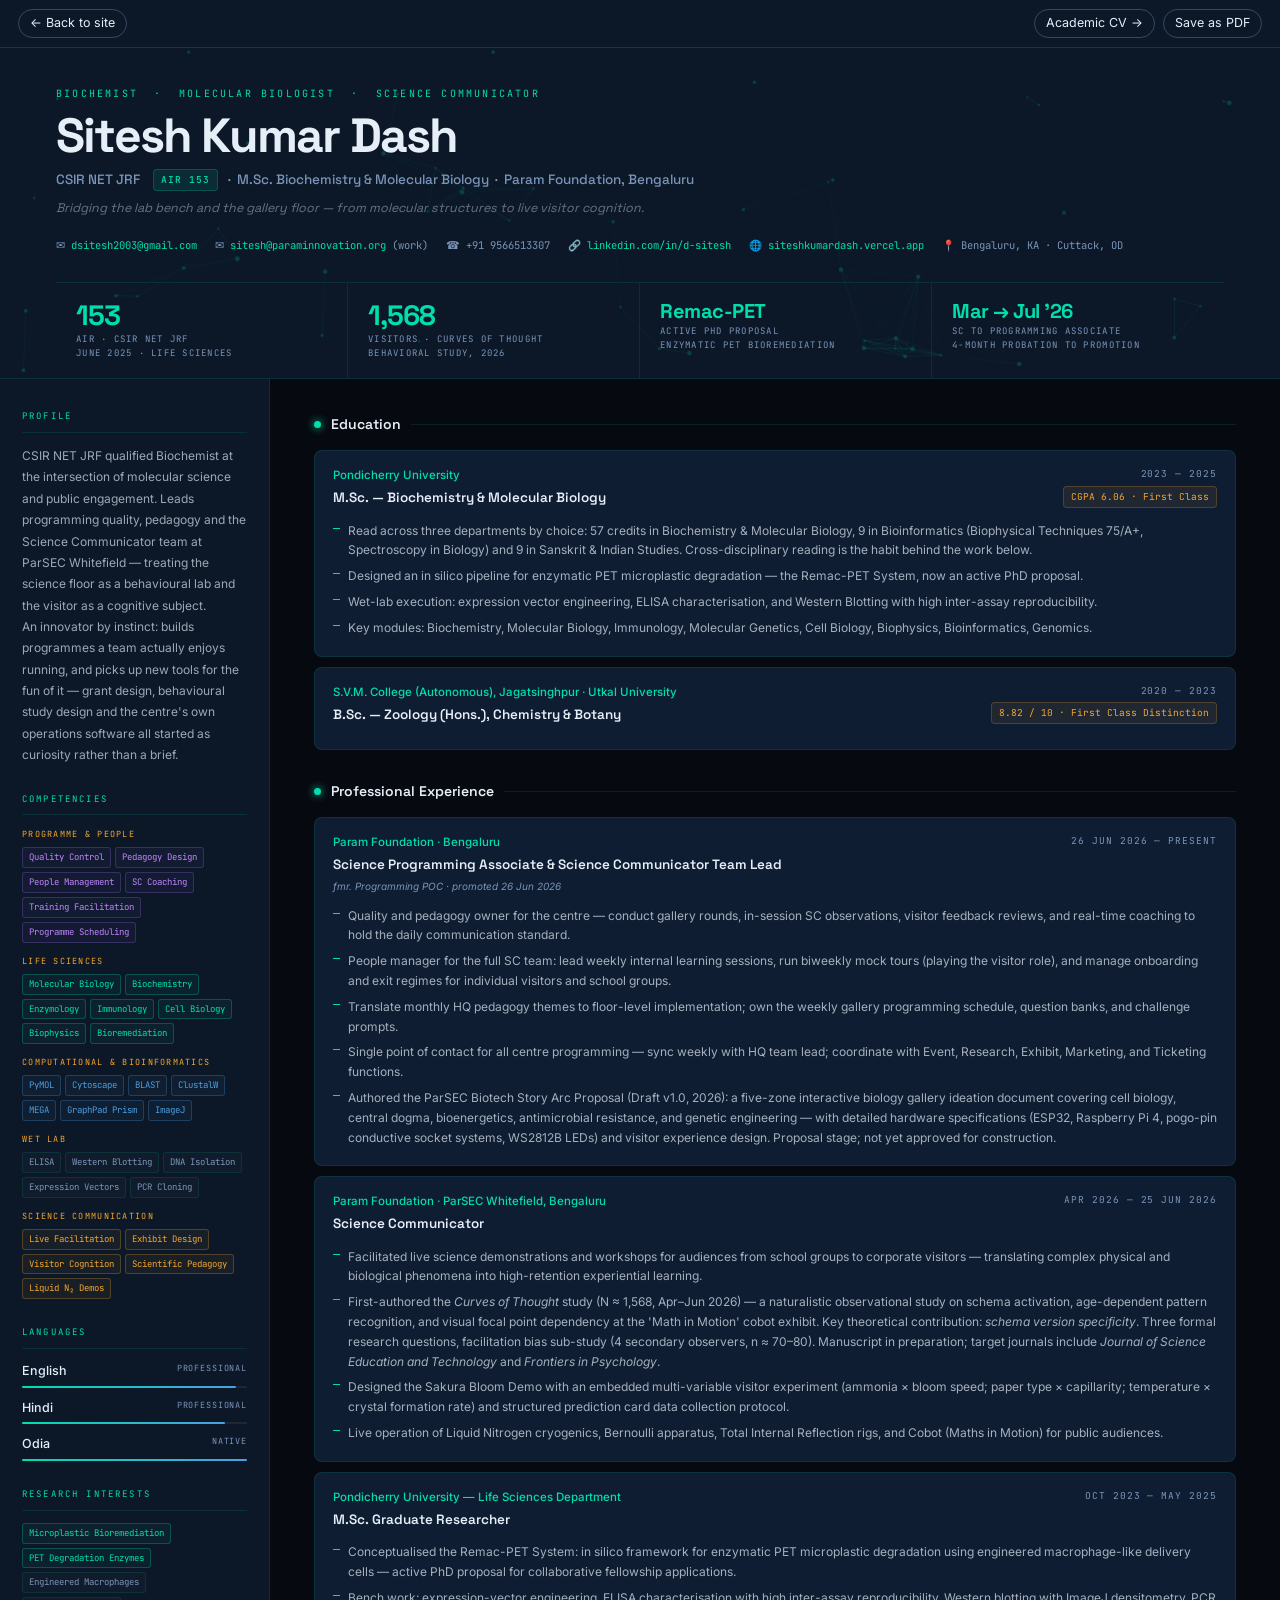
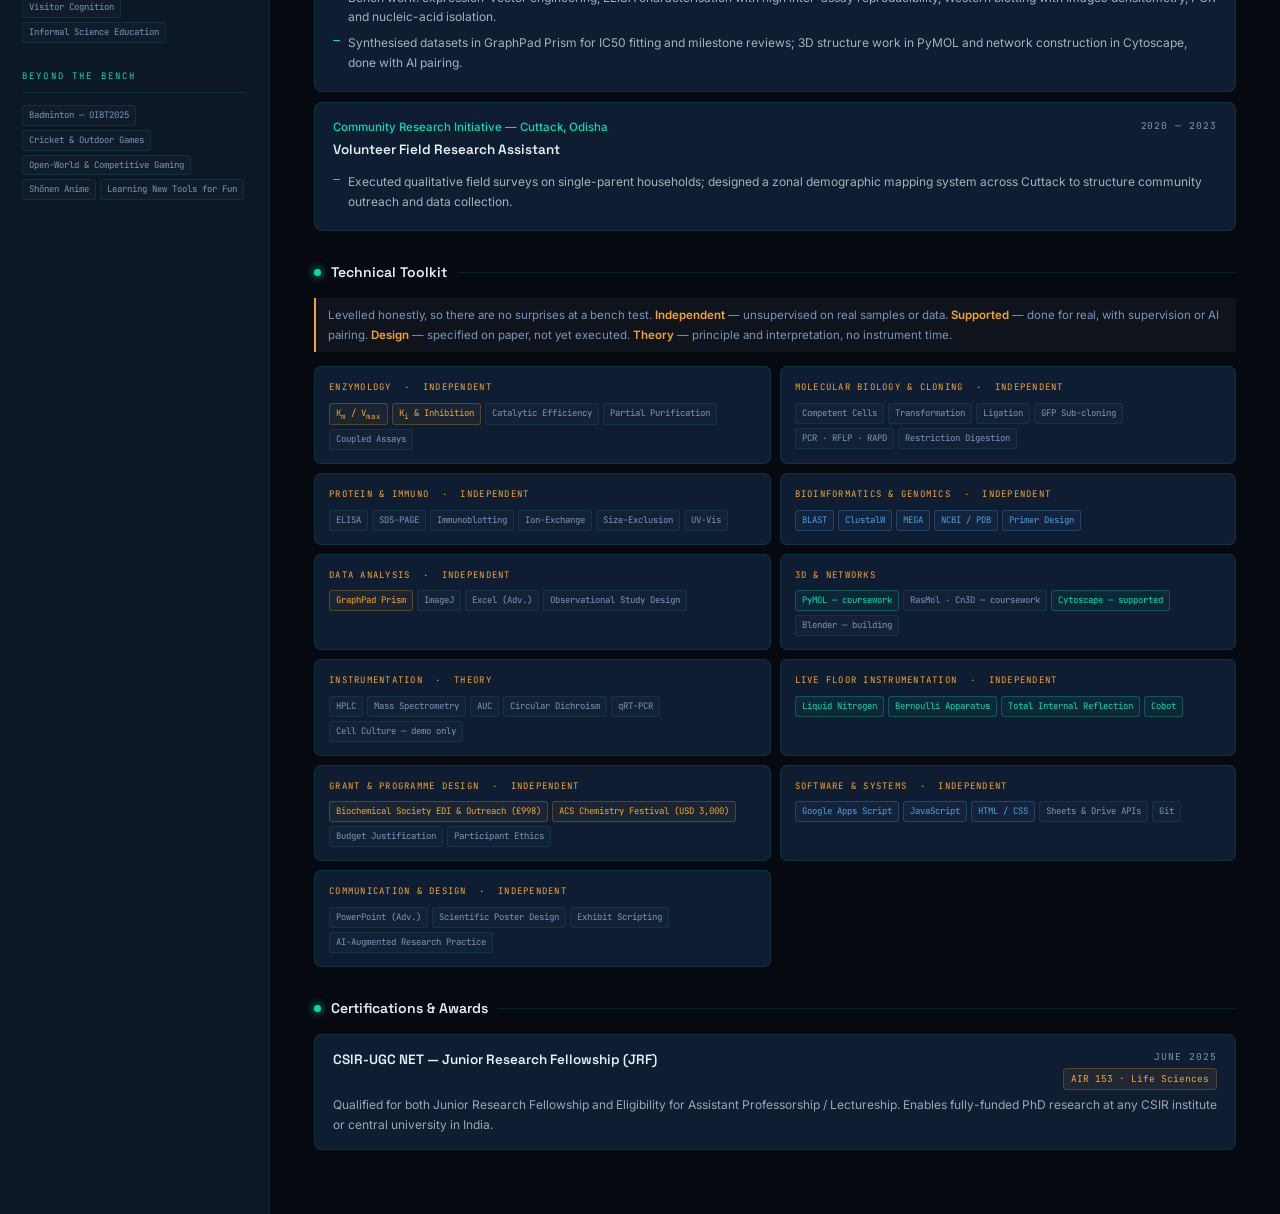
<file: portfolio-cv.html>
<!DOCTYPE html>
<html lang="en">
<head>
  <meta charset="UTF-8">
  <meta name="viewport" content="width=device-width, initial-scale=1.0">
  <title>Sitesh Kumar Dash — CV</title>
  <link rel="preconnect" href="https://fonts.googleapis.com">
  <link rel="preconnect" href="https://fonts.gstatic.com" crossorigin>
  <link href="https://fonts.googleapis.com/css2?family=Space+Grotesk:wght@400;500;600;700&family=Inter:wght@300;400;500;600&family=JetBrains+Mono:wght@400;500&display=swap" rel="stylesheet">
  <style>

    /* ══ TOKENS ══ */
    :root {
      --bg:    #06090F;
      --surf:  #0C1828;
      --card:  #0F1D32;
      --teal:  #00DEAE;
      --t10:   rgba(0,222,174,0.10);
      --t22:   rgba(0,222,174,0.22);
      --amber: #F5A52A;
      --blue:  #4B9FE1;
      --white: #E6EEF8;
      --muted: #7A95B8;
      --bdr:   rgba(0,222,174,0.11);
    }

    *, *::before, *::after { box-sizing: border-box; margin: 0; padding: 0; }
    html { scroll-behavior: smooth; }
    body {
      font-family: 'Inter', sans-serif;
      background: var(--bg); color: var(--white);
      font-size: 13.5px; line-height: 1.65;
      -webkit-font-smoothing: antialiased;
    }
    a { text-decoration: none; color: inherit; }

    /* ══ HERO ══ */
    .hero {
      position: relative;
      background: var(--surf);
      border-bottom: 1px solid var(--bdr);
      padding: 38px 56px 0;
      overflow: hidden;
    }
    #mol-canvas {
      position: absolute; inset: 0;
      width: 100%; height: 100%;
      opacity: 0.33; pointer-events: none;
    }
    .hero-top {
      position: relative; z-index: 1;
      display: flex; flex-direction: column; gap: 0;
    }
    .eyebrow {
      font-family: 'JetBrains Mono', monospace;
      font-size: 10px; letter-spacing: 0.22em;
      color: var(--teal); text-transform: uppercase;
      margin-bottom: 10px;
    }
    .hero-name {
      font-family: 'Space Grotesk', sans-serif;
      font-size: 48px; font-weight: 700;
      letter-spacing: -1.8px; line-height: 1.0;
      color: var(--white); margin-bottom: 9px;
    }
    .hero-cred {
      font-family: 'Space Grotesk', sans-serif;
      font-size: 13.5px; font-weight: 500;
      color: var(--muted); margin-bottom: 7px;
      display: flex; align-items: center; flex-wrap: wrap; gap: 7px;
    }
    .air-chip {
      display: inline-flex; align-items: center;
      font-family: 'JetBrains Mono', monospace;
      font-size: 9.5px; letter-spacing: 0.1em;
      color: var(--teal); background: var(--t10);
      border: 1px solid var(--t22);
      border-radius: 4px; padding: 2px 7px;
    }
    .hero-tagline {
      font-family: 'Space Grotesk', sans-serif;
      font-size: 12.5px; font-style: italic;
      color: rgba(230,238,248,0.42);
      margin-bottom: 18px;
    }
    .contact-row {
      display: flex; flex-wrap: wrap;
      gap: 18px; row-gap: 6px; margin-bottom: 0;
    }
    .c-item {
      font-family: 'JetBrains Mono', monospace;
      font-size: 10.5px; color: var(--muted);
    }
    .c-item a { color: var(--teal); }

    /* ── BIO STATS STRIP ── */
    .bio-strip {
      position: relative; z-index: 1;
      display: grid;
      grid-template-columns: repeat(4, 1fr);
      border-top: 1px solid var(--bdr);
      margin-top: 28px;
    }
    .bio-stat {
      padding: 18px 20px;
      border-right: 1px solid var(--bdr);
      display: flex; flex-direction: column; gap: 4px;
    }
    .bio-stat:last-child { border-right: none; }
    .bio-num {
      font-family: 'Space Grotesk', sans-serif;
      font-size: 28px; font-weight: 700;
      letter-spacing: -1px; line-height: 1;
      color: var(--teal);
    }
    .bio-num-small {
      font-family: 'Space Grotesk', sans-serif;
      font-size: 20px; font-weight: 700;
      letter-spacing: -0.5px; line-height: 1;
      color: var(--teal);
    }
    .bio-label {
      font-family: 'JetBrains Mono', monospace;
      font-size: 9px; letter-spacing: 0.14em;
      color: var(--muted); text-transform: uppercase;
      line-height: 1.5;
    }

    /* ══ LAYOUT ══ */
    .cv-layout { display: grid; grid-template-columns: 270px 1fr; }

    /* ══ SIDEBAR ══ */
    .sidebar {
      background: var(--surf);
      border-right: 1px solid var(--bdr);
      padding: 30px 22px;
    }
    .s-block { margin-bottom: 26px; }
    .s-label {
      display: block;
      font-family: 'JetBrains Mono', monospace;
      font-size: 9px; letter-spacing: 0.24em;
      color: var(--teal); text-transform: uppercase;
      border-bottom: 1px solid var(--bdr);
      padding-bottom: 8px; margin-bottom: 12px;
    }
    .s-bio { font-size: 12px; line-height: 1.78; color: rgba(230,238,248,0.67); }

    .sg { margin-bottom: 11px; }
    .sg-name {
      font-family: 'JetBrains Mono', monospace;
      font-size: 8.5px; color: var(--amber);
      text-transform: uppercase; letter-spacing: 0.15em;
      margin-bottom: 6px;
    }
    .tags { display: flex; flex-wrap: wrap; gap: 4px; }
    .tag {
      font-family: 'JetBrains Mono', monospace;
      font-size: 9px; padding: 2px 6px;
      border-radius: 3px; border: 1px solid var(--bdr);
      color: var(--muted); background: rgba(255,255,255,0.02);
    }
    .tag-t { border-color: rgba(0,222,174,0.26);  color: var(--teal);  background: rgba(0,222,174,0.05); }
    .tag-b { border-color: rgba(75,159,225,0.26);  color: var(--blue);  background: rgba(75,159,225,0.05); }
    .tag-a { border-color: rgba(245,165,42,0.26);  color: var(--amber); background: rgba(245,165,42,0.05); }
    .tag-p { border-color: rgba(160,100,240,0.26); color: #c084fc;      background: rgba(160,100,240,0.05); }

    .tags-print { display: none; }

    .lang-item { margin-bottom: 10px; }
    .lang-row  { display: flex; justify-content: space-between; margin-bottom: 4px; }
    .lang-name { font-size: 12.5px; font-weight: 500; }
    .lang-lvl  {
      font-family: 'JetBrains Mono', monospace;
      font-size: 8.5px; color: var(--muted);
      text-transform: uppercase; letter-spacing: 0.1em;
    }
    .lang-bar  { height: 2px; background: rgba(255,255,255,0.07); border-radius: 2px; }
    .lang-fill { height: 100%; border-radius: 2px; background: linear-gradient(90deg, var(--teal), var(--blue)); }
    .lang-print { display: none; }

    /* ══ MAIN ══ */
    .main-content { background: var(--bg); padding: 34px 44px; }
    .section      { margin-bottom: 30px; }
    .sec-hdr      { display: flex; align-items: center; gap: 10px; margin-bottom: 14px; }
    .sec-dot      {
      width: 7px; height: 7px; border-radius: 50%;
      background: var(--teal); box-shadow: 0 0 8px var(--teal); flex-shrink: 0;
    }
    .sec-title    { font-family: 'Space Grotesk', sans-serif; font-size: 14px; font-weight: 600; }
    .sec-rule     { flex: 1; height: 1px; background: var(--bdr); }

    .entry {
      background: var(--card); border: 1px solid var(--bdr);
      border-radius: 8px; padding: 15px 18px;
      margin-bottom: 10px; transition: border-color 0.18s;
    }
    .entry:hover { border-color: rgba(0,222,174,0.28); }

    .entry-hd {
      display: flex; justify-content: space-between;
      align-items: flex-start; gap: 12px; margin-bottom: 8px;
    }
    .entry-org   { font-size: 11.5px; color: var(--teal); font-weight: 500; margin-bottom: 2px; }
    .entry-title { font-family: 'Space Grotesk', sans-serif; font-size: 13.5px; font-weight: 600; }
    .entry-prev  { font-size: 10px; color: var(--muted); font-style: italic; margin-top: 2px; }
    .entry-right { display: flex; flex-direction: column; align-items: flex-end; gap: 4px; flex-shrink: 0; }
    .entry-date  {
      font-family: 'JetBrains Mono', monospace;
      font-size: 9.5px; color: var(--muted);
      text-transform: uppercase; letter-spacing: 0.1em; white-space: nowrap;
    }
    .entry-grade {
      font-family: 'JetBrains Mono', monospace; font-size: 9.5px;
      color: var(--amber); background: rgba(245,165,42,0.08);
      border: 1px solid rgba(245,165,42,0.22); padding: 2px 7px; border-radius: 4px;
    }

    .bullets { list-style: none; }
    .bullets li {
      font-size: 12px; color: rgba(230,238,248,0.70);
      padding: 3px 0 3px 15px; position: relative; line-height: 1.65;
    }
    .bullets li::before {
      content: ''; position: absolute; left: 0; top: 10px;
      width: 7px; height: 1px; background: var(--teal);
    }

    .cert-entry { background: var(--card); border: 1px solid var(--bdr); border-radius: 8px; padding: 14px 18px; }
    .cert-hd    { display: flex; justify-content: space-between; align-items: flex-start; gap: 12px; margin-bottom: 5px; }
    .cert-name  { font-family: 'Space Grotesk', sans-serif; font-size: 13.5px; font-weight: 600; }
    .cert-body  { font-size: 12px; color: rgba(230,238,248,0.65); line-height: 1.65; }

    .toolkit-grid { display: grid; grid-template-columns: 1fr 1fr; gap: 9px; }
    .t-card  { background: var(--card); border: 1px solid var(--bdr); border-radius: 7px; padding: 13px 14px; }
    .t-title {
      font-family: 'JetBrains Mono', monospace;
      font-size: 9px; color: var(--amber);
      text-transform: uppercase; letter-spacing: 0.14em; margin-bottom: 8px;
    }

    .tk-key {
      font-size: 11.5px; line-height: 1.75; margin: 0 0 14px;
      color: var(--muted, #8aa0bd);
      border-left: 2px solid var(--amber); padding: 7px 12px;
      background: rgba(128, 160, 200, 0.07);
    }
    .tk-key b { color: var(--amber); font-weight: 600; }


    /* ══════════════════════════════════════════
       MOBILE  ≤ 680px
    ══════════════════════════════════════════ */
    @media (max-width: 680px) {
      .hero { padding: 26px 18px 0; }

      .hero-name    { font-size: 34px; letter-spacing: -1px; margin-bottom: 8px; }
      .eyebrow      { font-size: 9px; margin-bottom: 8px; }
      .hero-cred    { font-size: 12px; margin-bottom: 6px; gap: 5px; }
      .hero-tagline { font-size: 11.5px; margin-bottom: 14px; }
      .contact-row  { gap: 12px; row-gap: 8px; }
      .c-item       { font-size: 10px; }

      .bio-strip { grid-template-columns: repeat(2, 1fr); margin-top: 20px; }
      .bio-stat  { padding: 14px 16px; }
      .bio-stat:nth-child(2) { border-right: none; }
      .bio-num   { font-size: 24px; }
      .bio-num-small { font-size: 17px; }

      .cv-layout    { grid-template-columns: 1fr; }
      .sidebar      { border-right: none; border-bottom: 1px solid var(--bdr); padding: 22px 18px; }
      .main-content { padding: 22px 18px; }
      .section      { margin-bottom: 22px; }

      .toolkit-grid { grid-template-columns: 1fr; }

      .entry-hd     { flex-direction: column; gap: 6px; }
      .entry-right  { flex-direction: row; align-items: center; gap: 8px; align-self: flex-start; }
    }

    @media (max-width: 420px) {
      .hero-name { font-size: 28px; }
      .contact-row { flex-direction: column; gap: 6px; }
      .bio-strip { grid-template-columns: 1fr 1fr; }
    }


    /* ══════════════════════════════════════════
       PRINT — 1-PAGE A4
    ══════════════════════════════════════════ */
    @media print {

      @page { size: A4 portrait; margin: 9mm 11mm; }

      *, *::before, *::after {
        -webkit-print-color-adjust: exact !important;
        print-color-adjust: exact !important;
      }

      :root {
        --bg:    #ffffff;
        --surf:  #f2f6fa;
        --card:  #f7fafe;
        --teal:  #006B5E;
        --t10:   rgba(0,107,94,0.07);
        --t22:   rgba(0,107,94,0.28);
        --amber: #8a5200;
        --blue:  #1a58a0;
        --white: #0b1827;
        --muted: #4a607a;
        --bdr:   #c4d4e4;
      }

      html, body { background: white !important; color: #0b1827 !important; font-size: 9.5px !important; line-height: 1.48 !important; }

      #mol-canvas { display: none !important; }
      .no-print   { display: none !important; }

      /* hero */
      .hero         { background: #f2f6fa !important; border-bottom: 1.5px solid #006B5E !important; padding: 11px 18px 0 !important; }
      .eyebrow      { font-size: 7px !important; color: #006B5E !important; margin-bottom: 4px !important; }
      .hero-name    { font-size: 22px !important; letter-spacing: -0.5px !important; color: #0b1827 !important; margin-bottom: 4px !important; }
      .hero-cred    { font-size: 8.5px !important; color: #334d66 !important; margin-bottom: 4px !important; gap: 4px !important; }
      .air-chip     { font-size: 7px !important; padding: 1px 4px !important; color: #006B5E !important; background: rgba(0,107,94,0.07) !important; border-color: rgba(0,107,94,0.28) !important; }
      .hero-tagline { font-size: 7.5px !important; color: #4a607a !important; margin-bottom: 6px !important; }
      .contact-row  { gap: 10px !important; row-gap: 2px !important; }
      .c-item       { font-size: 7.5px !important; color: #4a607a !important; }
      .c-item a     { color: #006B5E !important; }

      /* bio strip */
      .bio-strip {
        border-top: 1px solid #c4d4e4 !important;
        margin-top: 8px !important;
        grid-template-columns: repeat(4,1fr) !important;
      }
      .bio-stat     { padding: 7px 10px !important; border-right-color: #c4d4e4 !important; }
      .bio-num      { font-size: 16px !important; color: #006B5E !important; }
      .bio-num-small { font-size: 12px !important; color: #006B5E !important; }
      .bio-label    { font-size: 6.5px !important; color: #4a607a !important; }

      /* layout */
      .cv-layout { grid-template-columns: 158px 1fr !important; }

      /* sidebar */
      .sidebar   { background: #f2f6fa !important; border-right: 1px solid #c4d4e4 !important; padding: 9px !important; }
      .s-block   { margin-bottom: 9px !important; }
      .s-label   { font-size: 7px !important; color: #006B5E !important; border-bottom-color: #c4d4e4 !important; padding-bottom: 4px !important; margin-bottom: 6px !important; }
      .s-bio     { font-size: 7.8px !important; line-height: 1.52 !important; color: #233a54 !important; }
      .sg        { margin-bottom: 6px !important; }
      .sg-name   { font-size: 7px !important; color: #8a5200 !important; margin-bottom: 3px !important; }
      .tags      { display: none !important; }
      .tags-print { display: block !important; font-size: 7.5px !important; color: #233a54 !important; line-height: 1.62 !important; }
      .lang-item { display: none !important; }
      .lang-print { display: block !important; font-size: 7.5px !important; color: #233a54 !important; line-height: 1.8 !important; }

      /* main */
      .main-content { background: white !important; padding: 9px 13px !important; }
      .section      { margin-bottom: 7px !important; }
      .sec-hdr      { margin-bottom: 5px !important; gap: 7px !important; }
      .sec-dot      { width: 6px !important; height: 6px !important; background: #006B5E !important; box-shadow: none !important; }
      .sec-title    { font-size: 10px !important; color: #0b1827 !important; }
      .sec-rule     { background: #c4d4e4 !important; }

      .entry        { background: #f7fafe !important; border-color: #c4d4e4 !important; border-radius: 4px !important; padding: 6px 9px !important; margin-bottom: 5px !important; page-break-inside: avoid !important; }
      .entry-hd     { margin-bottom: 4px !important; flex-direction: row !important; }
      .entry-org    { font-size: 7.8px !important; color: #006B5E !important; margin-bottom: 1px !important; }
      .entry-title  { font-size: 9.5px !important; color: #0b1827 !important; }
      .entry-prev   { font-size: 7.5px !important; color: #4a607a !important; margin-top: 1px !important; }
      .entry-date   { font-size: 7.5px !important; color: #4a607a !important; white-space: nowrap !important; }
      .entry-grade  { font-size: 7.5px !important; color: #8a5200 !important; background: rgba(138,82,0,0.06) !important; border-color: rgba(138,82,0,0.22) !important; padding: 1px 5px !important; }
      .entry-right  { flex-direction: column !important; align-items: flex-end !important; }

      .bullets li   { font-size: 7.8px !important; color: #1e3450 !important; padding: 1.5px 0 1.5px 11px !important; line-height: 1.46 !important; }
      .bullets li::before { width: 6px !important; top: 7px !important; background: #006B5E !important; }

      .cert-entry   { background: #f7fafe !important; border-color: #c4d4e4 !important; border-radius: 4px !important; padding: 6px 9px !important; page-break-inside: avoid !important; }
      .cert-hd      { margin-bottom: 4px !important; }
      .cert-name    { font-size: 9.5px !important; color: #0b1827 !important; }
      .cert-body    { font-size: 7.8px !important; color: #233a54 !important; line-height: 1.46 !important; }

      .section      { page-break-inside: avoid !important; }
      .sec-hdr      { page-break-after: avoid !important; }
    }

  </style>
</head>
<body>

<!-- ══ CV BAR ══ the two CVs are a pair; either one must reach the other, and
     the page prints to A4 already, so say so instead of leaving it to be found. -->
<style>
  .cv-bar {
    display: flex; flex-wrap: wrap; gap: 0.5rem; align-items: center;
    justify-content: flex-end;
    padding: 0.55rem 1.1rem; font-size: 0.78rem;
    background: var(--surf, #0C1828); border-bottom: 1px solid rgba(128,160,200,0.18);
  }
  .cv-bar .cv-bar-home { margin-right: auto; }
  .cv-bar a, .cv-bar button {
    color: inherit; text-decoration: none; cursor: pointer;
    font: inherit; border: 1px solid rgba(128,160,200,0.35);
    border-radius: 999px; padding: 0.2rem 0.7rem; background: none;
  }
  .cv-bar a:hover, .cv-bar button:hover { border-color: currentColor; }
  @media print { .cv-bar { display: none !important; } }
</style>
<nav class="cv-bar" aria-label="CV options">
  <a class="cv-bar-home" href="/">&#8592; Back to site</a>
  <a href="academic-cv.html">Academic CV &#8594;</a>
  <button type="button" onclick="window.print()">Save as PDF</button>
</nav>

<!-- ══ HERO ══ -->
<header class="hero">
  <canvas id="mol-canvas"></canvas>
  <div class="hero-top">
    <div class="eyebrow">Biochemist &nbsp;·&nbsp; Molecular Biologist &nbsp;·&nbsp; Science Communicator</div>
    <h1 class="hero-name">Sitesh Kumar Dash</h1>
    <div class="hero-cred">
      CSIR NET JRF &nbsp;<span class="air-chip">AIR 153</span>
      &nbsp;·&nbsp; M.Sc. Biochemistry &amp; Molecular Biology
      &nbsp;·&nbsp; Param Foundation, Bengaluru
    </div>
    <p class="hero-tagline">Bridging the lab bench and the gallery floor — from molecular structures to live visitor cognition.</p>
    <div class="contact-row">
      <span class="c-item">✉&nbsp;<a href="mailto:dsitesh2003@gmail.com">dsitesh2003@gmail.com</a></span>
      <span class="c-item">✉&nbsp;<a href="mailto:sitesh@paraminnovation.org">sitesh@paraminnovation.org</a>&nbsp;(work)</span>
      <span class="c-item">☎&nbsp;+91 9566513307</span>
      <span class="c-item">🔗&nbsp;<a href="https://linkedin.com/in/d-sitesh">linkedin.com/in/d-sitesh</a></span>
      <span class="c-item">🌐&nbsp;<a href="https://siteshkumardash.vercel.app">siteshkumardash.vercel.app</a></span>
      <span class="c-item">📍&nbsp;Bengaluru, KA · Cuttack, OD</span>
    </div>
  </div>

  <!-- BIO STATS STRIP -->
  <div class="bio-strip">
    <div class="bio-stat">
      <span class="bio-num">153</span>
      <span class="bio-label">AIR · CSIR NET JRF<br>June 2025 · Life Sciences</span>
    </div>
    <div class="bio-stat">
      <span class="bio-num">1,568</span>
      <span class="bio-label">Visitors · Curves of Thought<br>Behavioral study, 2026</span>
    </div>
    <div class="bio-stat">
      <span class="bio-num-small">Remac-PET</span>
      <span class="bio-label">Active PhD proposal<br>Enzymatic PET bioremediation</span>
    </div>
    <div class="bio-stat">
      <span class="bio-num-small">Mar → Jul '26</span>
      <span class="bio-label">SC to Programming Associate<br>4-month probation to promotion</span>
    </div>
  </div>
</header>

<!-- ══ BODY ══ -->
<div class="cv-layout">

  <!-- ══ SIDEBAR ══ -->
  <aside class="sidebar">

    <div class="s-block">
      <span class="s-label">Profile</span>
      <p class="s-bio">CSIR NET JRF qualified Biochemist at the intersection of molecular science and public engagement. Leads programming quality, pedagogy and the Science Communicator team at ParSEC Whitefield — treating the science floor as a behavioural lab and the visitor as a cognitive subject.</p>
      <p class="s-bio">An innovator by instinct: builds programmes a team actually enjoys running, and picks up new tools for the fun of it — grant design, behavioural study design and the centre's own operations software all started as curiosity rather than a brief.</p>
    </div>

    <div class="s-block">
      <span class="s-label">Competencies</span>

      <div class="sg">
        <div class="sg-name">Programme &amp; People</div>
        <div class="tags">
          <span class="tag tag-p">Quality Control</span>
          <span class="tag tag-p">Pedagogy Design</span>
          <span class="tag tag-p">People Management</span>
          <span class="tag tag-p">SC Coaching</span>
          <span class="tag tag-p">Training Facilitation</span>
          <span class="tag tag-p">Programme Scheduling</span>
        </div>
        <div class="tags-print">Quality Control · Pedagogy Design · People Management · SC Coaching · Training Facilitation · Programme Scheduling</div>
      </div>

      <div class="sg">
        <div class="sg-name">Life Sciences</div>
        <div class="tags">
          <span class="tag tag-t">Molecular Biology</span>
          <span class="tag tag-t">Biochemistry</span>
          <span class="tag tag-t">Enzymology</span>
          <span class="tag tag-t">Immunology</span>
          <span class="tag tag-t">Cell Biology</span>
          <span class="tag tag-t">Biophysics</span>
          <span class="tag tag-t">Bioremediation</span>
        </div>
        <div class="tags-print">Molecular Biology · Biochemistry · Enzymology · Immunology · Cell Biology · Biophysics · Bioremediation</div>
      </div>

      <div class="sg">
        <div class="sg-name">Computational &amp; Bioinformatics</div>
        <div class="tags">
          <span class="tag tag-b">PyMOL</span>
          <span class="tag tag-b">Cytoscape</span>
          <span class="tag tag-b">BLAST</span>
          <span class="tag tag-b">ClustalW</span>
          <span class="tag tag-b">MEGA</span>
          <span class="tag tag-b">GraphPad Prism</span>
          <span class="tag tag-b">ImageJ</span>
        </div>
        <div class="tags-print">PyMOL · Cytoscape · BLAST · ClustalW · MEGA · GraphPad Prism · ImageJ · Primer Design</div>
      </div>

      <div class="sg">
        <div class="sg-name">Wet Lab</div>
        <div class="tags">
          <span class="tag">ELISA</span>
          <span class="tag">Western Blotting</span>
          <span class="tag">DNA Isolation</span>
          <span class="tag">Expression Vectors</span>
          <span class="tag">PCR Cloning</span>
        </div>
        <div class="tags-print">ELISA · Western Blotting · DNA Isolation · Expression Vectors · PCR Cloning</div>
      </div>

      <div class="sg">
        <div class="sg-name">Science Communication</div>
        <div class="tags">
          <span class="tag tag-a">Live Facilitation</span>
          <span class="tag tag-a">Exhibit Design</span>
          <span class="tag tag-a">Visitor Cognition</span>
          <span class="tag tag-a">Scientific Pedagogy</span>
          <span class="tag tag-a">Liquid N₂ Demos</span>
        </div>
        <div class="tags-print">Live Facilitation · Exhibit Design · Visitor Cognition · Scientific Pedagogy · Liquid N₂ Demonstrations</div>
      </div>
    </div>

    <div class="s-block">
      <span class="s-label">Languages</span>
      <div class="lang-item">
        <div class="lang-row"><span class="lang-name">English</span><span class="lang-lvl">Professional</span></div>
        <div class="lang-bar"><div class="lang-fill" style="width:95%"></div></div>
      </div>
      <div class="lang-item">
        <div class="lang-row"><span class="lang-name">Hindi</span><span class="lang-lvl">Professional</span></div>
        <div class="lang-bar"><div class="lang-fill" style="width:90%"></div></div>
      </div>
      <div class="lang-item">
        <div class="lang-row"><span class="lang-name">Odia</span><span class="lang-lvl">Native</span></div>
        <div class="lang-bar"><div class="lang-fill" style="width:100%"></div></div>
      </div>
      <div class="lang-print">
        English — Professional<br>
        Hindi — Professional<br>
        Odia — Native
      </div>
    </div>

    <div class="s-block no-print">
      <span class="s-label">Research Interests</span>
      <div class="tags">
        <span class="tag tag-t">Microplastic Bioremediation</span>
        <span class="tag tag-t">PET Degradation Enzymes</span>
        <span class="tag">Engineered Macrophages</span>
        <span class="tag">Visitor Cognition</span>
        <span class="tag">Informal Science Education</span>
      </div>
    </div>

    <div class="s-block">
      <span class="s-label">Beyond the Bench</span>
      <div class="tags">
        <span class="tag">Badminton — OIBT2025</span>
        <span class="tag">Cricket &amp; Outdoor Games</span>
        <span class="tag">Open-World &amp; Competitive Gaming</span>
        <span class="tag">Sh&#333;nen Anime</span>
        <span class="tag">Learning New Tools for Fun</span>
      </div>
    </div>

  </aside>

  <!-- ══ MAIN ══ -->
  <main class="main-content">

    <!-- Education -->
    <div class="section">
      <div class="sec-hdr">
        <div class="sec-dot"></div>
        <div class="sec-title">Education</div>
        <div class="sec-rule"></div>
      </div>

      <div class="entry">
        <div class="entry-hd">
          <div>
            <div class="entry-org">Pondicherry University</div>
            <div class="entry-title">M.Sc. — Biochemistry &amp; Molecular Biology</div>
          </div>
          <div class="entry-right">
            <div class="entry-date">2023 — 2025</div>
            <div class="entry-grade">CGPA 6.06 · First Class</div>
          </div>
        </div>
        <ul class="bullets">
          <li>Read across three departments by choice: 57 credits in Biochemistry &amp; Molecular Biology, 9 in Bioinformatics (Biophysical Techniques 75/A+, Spectroscopy in Biology) and 9 in Sanskrit &amp; Indian Studies. Cross-disciplinary reading is the habit behind the work below.</li>
          <li>Designed an in silico pipeline for enzymatic PET microplastic degradation — the Remac-PET System, now an active PhD proposal.</li>
          <li>Wet-lab execution: expression vector engineering, ELISA characterisation, and Western Blotting with high inter-assay reproducibility.</li>
          <li>Key modules: Biochemistry, Molecular Biology, Immunology, Molecular Genetics, Cell Biology, Biophysics, Bioinformatics, Genomics.</li>
        </ul>
      </div>

      <div class="entry">
        <div class="entry-hd">
          <div>
            <div class="entry-org">S.V.M. College (Autonomous), Jagatsinghpur · Utkal University</div>
            <div class="entry-title">B.Sc. — Zoology (Hons.), Chemistry &amp; Botany</div>
          </div>
          <div class="entry-right">
            <div class="entry-date">2020 — 2023</div>
            <div class="entry-grade">8.82 / 10 · First Class Distinction</div>
          </div>
        </div>
      </div>
    </div>

    <!-- Experience -->
    <div class="section">
      <div class="sec-hdr">
        <div class="sec-dot"></div>
        <div class="sec-title">Professional Experience</div>
        <div class="sec-rule"></div>
      </div>

      <!-- Science Programming Associate -->
      <div class="entry">
        <div class="entry-hd">
          <div>
            <div class="entry-org">Param Foundation · Bengaluru</div>
            <div class="entry-title">Science Programming Associate &amp; Science Communicator Team Lead</div>
            <div class="entry-prev">fmr. Programming POC · promoted 26 Jun 2026</div>
          </div>
          <div class="entry-right">
            <div class="entry-date">26 Jun 2026 — Present</div>
          </div>
        </div>
        <ul class="bullets">
          <li>Quality and pedagogy owner for the centre — conduct gallery rounds, in-session SC observations, visitor feedback reviews, and real-time coaching to hold the daily communication standard.</li>
          <li>People manager for the full SC team: lead weekly internal learning sessions, run biweekly mock tours (playing the visitor role), and manage onboarding and exit regimes for individual visitors and school groups.</li>
          <li>Translate monthly HQ pedagogy themes to floor-level implementation; own the weekly gallery programming schedule, question banks, and challenge prompts.</li>
          <li>Single point of contact for all centre programming — sync weekly with HQ team lead; coordinate with Event, Research, Exhibit, Marketing, and Ticketing functions.</li>
          <li>Authored the ParSEC Biotech Story Arc Proposal (Draft v1.0, 2026): a five-zone interactive biology gallery ideation document covering cell biology, central dogma, bioenergetics, antimicrobial resistance, and genetic engineering — with detailed hardware specifications (ESP32, Raspberry Pi 4, pogo-pin conductive socket systems, WS2812B LEDs) and visitor experience design. Proposal stage; not yet approved for construction.</li>
        </ul>
      </div>

      <!-- Science Communicator -->
      <div class="entry">
        <div class="entry-hd">
          <div>
            <div class="entry-org">Param Foundation · ParSEC Whitefield, Bengaluru</div>
            <div class="entry-title">Science Communicator</div>
          </div>
          <div class="entry-right">
            <div class="entry-date">Apr 2026 — 25 Jun 2026</div>
          </div>
        </div>
        <ul class="bullets">
          <li>Facilitated live science demonstrations and workshops for audiences from school groups to corporate visitors — translating complex physical and biological phenomena into high-retention experiential learning.</li>
          <li>First-authored the <em>Curves of Thought</em> study (N ≈ 1,568, Apr–Jun 2026) — a naturalistic observational study on schema activation, age-dependent pattern recognition, and visual focal point dependency at the 'Math in Motion' cobot exhibit. Key theoretical contribution: <em>schema version specificity</em>. Three formal research questions, facilitation bias sub-study (4 secondary observers, n ≈ 70–80). Manuscript in preparation; target journals include <em>Journal of Science Education and Technology</em> and <em>Frontiers in Psychology</em>.</li>
          <li>Designed the Sakura Bloom Demo with an embedded multi-variable visitor experiment (ammonia × bloom speed; paper type × capillarity; temperature × crystal formation rate) and structured prediction card data collection protocol.</li>
          <li>Live operation of Liquid Nitrogen cryogenics, Bernoulli apparatus, Total Internal Reflection rigs, and Cobot (Maths in Motion) for public audiences.</li>
        </ul>
      </div>

      <!-- M.Sc. Researcher -->
      <div class="entry">
        <div class="entry-hd">
          <div>
            <div class="entry-org">Pondicherry University — Life Sciences Department</div>
            <div class="entry-title">M.Sc. Graduate Researcher</div>
          </div>
          <div class="entry-right">
            <div class="entry-date">Oct 2023 — May 2025</div>
          </div>
        </div>
        <ul class="bullets">
          <li>Conceptualised the Remac-PET System: in silico framework for enzymatic PET microplastic degradation using engineered macrophage-like delivery cells — active PhD proposal for collaborative fellowship applications.</li>
          <li>Bench work: expression-vector engineering, ELISA characterisation with high inter-assay reproducibility, Western blotting with ImageJ densitometry, PCR and nucleic-acid isolation.</li>
          <li>Synthesised datasets in GraphPad Prism for IC50 fitting and milestone reviews; 3D structure work in PyMOL and network construction in Cytoscape, done with AI pairing.</li>
        </ul>
      </div>

      <!-- Field Research -->
      <div class="entry">
        <div class="entry-hd">
          <div>
            <div class="entry-org">Community Research Initiative — Cuttack, Odisha</div>
            <div class="entry-title">Volunteer Field Research Assistant</div>
          </div>
          <div class="entry-right">
            <div class="entry-date">2020 — 2023</div>
          </div>
        </div>
        <ul class="bullets">
          <li>Executed qualitative field surveys on single-parent households; designed a zonal demographic mapping system across Cuttack to structure community outreach and data collection.</li>
        </ul>
      </div>
    </div>

    <!-- Toolkit — screen only -->
    <div class="section no-print">
      <div class="sec-hdr">
        <div class="sec-dot"></div>
        <div class="sec-title">Technical Toolkit</div>
        <div class="sec-rule"></div>
      </div>
      <p class="tk-key">Levelled honestly, so there are no surprises at a bench test.
        <b>Independent</b> — unsupervised on real samples or data.
        <b>Supported</b> — done for real, with supervision or AI pairing.
        <b>Design</b> — specified on paper, not yet executed.
        <b>Theory</b> — principle and interpretation, no instrument time.</p>
      <div class="toolkit-grid">
        <div class="t-card">
          <div class="t-title">Enzymology &nbsp;·&nbsp; Independent</div>
          <div class="tags"><span class="tag tag-a">K<sub>m</sub> / V<sub>max</sub></span><span class="tag tag-a">K<sub>i</sub> &amp; Inhibition</span><span class="tag">Catalytic Efficiency</span><span class="tag">Partial Purification</span><span class="tag">Coupled Assays</span></div>
        </div>
        <div class="t-card">
          <div class="t-title">Molecular Biology &amp; Cloning &nbsp;·&nbsp; Independent</div>
          <div class="tags"><span class="tag">Competent Cells</span><span class="tag">Transformation</span><span class="tag">Ligation</span><span class="tag">GFP Sub-cloning</span><span class="tag">PCR · RFLP · RAPD</span><span class="tag">Restriction Digestion</span></div>
        </div>
        <div class="t-card">
          <div class="t-title">Protein &amp; Immuno &nbsp;·&nbsp; Independent</div>
          <div class="tags"><span class="tag">ELISA</span><span class="tag">SDS-PAGE</span><span class="tag">Immunoblotting</span><span class="tag">Ion-Exchange</span><span class="tag">Size-Exclusion</span><span class="tag">UV-Vis</span></div>
        </div>
        <div class="t-card">
          <div class="t-title">Bioinformatics &amp; Genomics &nbsp;·&nbsp; Independent</div>
          <div class="tags"><span class="tag tag-b">BLAST</span><span class="tag tag-b">ClustalW</span><span class="tag tag-b">MEGA</span><span class="tag tag-b">NCBI / PDB</span><span class="tag tag-b">Primer Design</span></div>
        </div>
        <div class="t-card">
          <div class="t-title">Data Analysis &nbsp;·&nbsp; Independent</div>
          <div class="tags"><span class="tag tag-a">GraphPad Prism</span><span class="tag">ImageJ</span><span class="tag">Excel (Adv.)</span><span class="tag">Observational Study Design</span></div>
        </div>
        <div class="t-card">
          <div class="t-title">3D &amp; Networks</div>
          <div class="tags"><span class="tag tag-t">PyMOL — coursework</span><span class="tag">RasMol · Cn3D — coursework</span><span class="tag tag-t">Cytoscape — supported</span><span class="tag">Blender — building</span></div>
        </div>
        <div class="t-card">
          <div class="t-title">Instrumentation &nbsp;·&nbsp; Theory</div>
          <div class="tags"><span class="tag">HPLC</span><span class="tag">Mass Spectrometry</span><span class="tag">AUC</span><span class="tag">Circular Dichroism</span><span class="tag">qRT-PCR</span><span class="tag">Cell Culture — demo only</span></div>
        </div>
        <div class="t-card">
          <div class="t-title">Live Floor Instrumentation &nbsp;·&nbsp; Independent</div>
          <div class="tags"><span class="tag tag-t">Liquid Nitrogen</span><span class="tag tag-t">Bernoulli Apparatus</span><span class="tag tag-t">Total Internal Reflection</span><span class="tag tag-t">Cobot</span></div>
        </div>
        <div class="t-card">
          <div class="t-title">Grant &amp; Programme Design &nbsp;·&nbsp; Independent</div>
          <div class="tags"><span class="tag tag-a">Biochemical Society EDI &amp; Outreach (£998)</span><span class="tag tag-a">ACS Chemistry Festival (USD 3,000)</span><span class="tag">Budget Justification</span><span class="tag">Participant Ethics</span></div>
        </div>
        <div class="t-card">
          <div class="t-title">Software &amp; Systems &nbsp;·&nbsp; Independent</div>
          <div class="tags"><span class="tag tag-b">Google Apps Script</span><span class="tag tag-b">JavaScript</span><span class="tag tag-b">HTML / CSS</span><span class="tag">Sheets &amp; Drive APIs</span><span class="tag">Git</span></div>
        </div>
        <div class="t-card">
          <div class="t-title">Communication &amp; Design &nbsp;·&nbsp; Independent</div>
          <div class="tags"><span class="tag">PowerPoint (Adv.)</span><span class="tag">Scientific Poster Design</span><span class="tag">Exhibit Scripting</span><span class="tag">AI-Augmented Research Practice</span></div>
        </div>
      </div>
    </div>

    <!-- Certifications -->
    <div class="section">
      <div class="sec-hdr">
        <div class="sec-dot"></div>
        <div class="sec-title">Certifications &amp; Awards</div>
        <div class="sec-rule"></div>
      </div>
      <div class="cert-entry">
        <div class="cert-hd">
          <div class="cert-name">CSIR-UGC NET — Junior Research Fellowship (JRF)</div>
          <div class="entry-right">
            <div class="entry-date">June 2025</div>
            <div class="entry-grade">AIR 153 · Life Sciences</div>
          </div>
        </div>
        <p class="cert-body">Qualified for both Junior Research Fellowship and Eligibility for Assistant Professorship / Lectureship. Enables fully-funded PhD research at any CSIR institute or central university in India.</p>
      </div>
    </div>

  </main>
</div>

<script>
(function () {
  const c = document.getElementById('mol-canvas');
  if (!c) return;
  const x = c.getContext('2d');
  const N=50, D=120, S=0.28;
  let ns=[], r;
  function resize(){ c.width=c.offsetWidth; c.height=c.offsetHeight; }
  function init(){
    ns=Array.from({length:N},()=>({
      x:Math.random()*c.width, y:Math.random()*c.height,
      vx:(Math.random()-.5)*S, vy:(Math.random()-.5)*S,
      r:Math.random()*1.5+1
    }));
  }
  function draw(){
    x.clearRect(0,0,c.width,c.height);
    for(let i=0;i<ns.length;i++) for(let j=i+1;j<ns.length;j++){
      const d=Math.hypot(ns[i].x-ns[j].x,ns[i].y-ns[j].y);
      if(d<D){
        x.beginPath(); x.strokeStyle=`rgba(0,222,174,${(1-d/D)*0.46})`; x.lineWidth=.65;
        x.moveTo(ns[i].x,ns[i].y); x.lineTo(ns[j].x,ns[j].y); x.stroke();
      }
    }
    ns.forEach(n=>{
      x.beginPath(); x.arc(n.x,n.y,n.r,0,Math.PI*2);
      x.fillStyle='rgba(0,222,174,0.60)'; x.fill();
      n.x+=n.vx; n.y+=n.vy;
      if(n.x<0||n.x>c.width) n.vx*=-1;
      if(n.y<0||n.y>c.height) n.vy*=-1;
    });
    r=requestAnimationFrame(draw);
  }
  const red=window.matchMedia('(prefers-reduced-motion:reduce)').matches;
  window.addEventListener('resize',()=>{ cancelAnimationFrame(r); resize(); init(); if(!red) draw(); });
  resize(); init(); if(!red) draw();
})();
</script>
</body>
</html>
</file>
<file: styles.css>
:root {
  --bg: #05060c;
  --neon: #39ff14;
  --neon-dim: #2bc410;
  --purple: #b44dff;
  --cyan: #00e5ff;
  --danger: #ff3366;
  --text: #eef2ff;
  --muted: #9aa8c4;
  --glass: rgba(8, 12, 24, 0.72);
  --glass-hover: rgba(14, 22, 44, 0.85);
  --font-display: "Syne", system-ui, sans-serif;
  --font-mono: "JetBrains Mono", ui-monospace, monospace;
}

*, *::before, *::after { box-sizing: border-box; }

html { scroll-behavior: auto; }
/* Buttery scroll: pause all CSS animations while the user is scrolling (a scroll
   listener toggles body.is-scrolling). Removes per-frame paint during scroll. */
body.is-scrolling *,
body.is-scrolling *::before,
body.is-scrolling *::after { animation-play-state: paused !important; }

body {
  margin: 0;
  font-family: var(--font-mono);
  font-size: 0.98rem;
  line-height: 1.6;
  color: var(--text);
  background: var(--bg);
  min-height: 100vh;
  overflow-x: hidden;
}

#dna-bg {
  position: fixed;
  inset: 0;
  z-index: 0;
  pointer-events: none;
  transform: translateZ(0);       /* GPU layer → not re-rasterised on scroll */
  will-change: transform;
  backface-visibility: hidden;
}

.screen-overlay {
  position: fixed;
  inset: 0;
  z-index: 1;
  pointer-events: none;
  transform: translateZ(0);
  will-change: transform;
  background:
    linear-gradient(90deg, rgba(5, 6, 12, 0.55) 0%, transparent 24%, transparent 76%, rgba(5, 6, 12, 0.55) 100%),
    radial-gradient(ellipse 30% 40% at 50% 35%, transparent 0%, rgba(5, 6, 12, 0.25) 100%);
}

/* CRT Scanlines — makes entire site look like a lab terminal */
.screen-overlay::before {
  content: '';
  position: absolute;
  inset: 0;
  background: repeating-linear-gradient(
    0deg,
    transparent,
    transparent 2px,
    rgba(0, 0, 0, 0.08) 2px,
    rgba(0, 0, 0, 0.08) 4px
  );
  pointer-events: none;
  z-index: 2;
  animation: scanline-flicker 8s steps(1) infinite;
}

/* Occasional screen flicker */
.screen-overlay::after {
  content: '';
  position: absolute;
  inset: 0;
  background: rgba(57, 255, 20, 0.014);
  pointer-events: none;
  opacity: 0.6;
  animation: phosphor-glow 5s ease-in-out infinite alternate;
}

@keyframes scanline-flicker {
  0%, 92%, 96%, 100% { opacity: 1; }
  93%, 97% { opacity: 0.85; }
  94%, 98% { opacity: 0.95; }
}

/* opacity-only (compositor) — animating background-color repainted the whole screen */
@keyframes phosphor-glow {
  0% { opacity: 0.4; }
  100% { opacity: 1; }
}

.top, .foot { position: relative; z-index: 4; flex-shrink: 0; }

.top {
  position: sticky;
  top: 0;
  z-index: 100;
  width: 100%;
  background: rgba(5, 6, 12, 0.78);
  border-bottom: 2px solid var(--neon);
  box-shadow: 0 1px 0 rgba(57, 255, 20, 0.35), 0 4px 24px rgba(57, 255, 20, 0.08);
}

.top-inner {
  display: grid;
  grid-template-columns: 1fr auto 1fr;
  align-items: center;
  gap: 0.75rem;
  width: 100%;
  max-width: none;
  margin: 0 auto;
  padding: 0.35rem clamp(0.75rem, 2.5vw, 2rem);
}

.logo,
.brand-mark {
  font-family: var(--font-display);
  font-weight: 800;
  font-size: 0.95rem;
  letter-spacing: 0.06em;
  text-transform: uppercase;
  color: var(--neon);
  text-shadow: 0 0 16px #39ff1466;
  white-space: nowrap;
}

.logo {
  display: inline-flex;
  align-items: center;
  gap: 0.55rem;
  text-decoration: none;
  justify-self: start;
  grid-column: 1;
  grid-row: 1;
  flex-direction: row;
}

.status-light {
  flex-shrink: 0;
  width: 0.58rem;
  height: 0.58rem;
  border-radius: 50%;
  background: var(--neon);
  box-shadow: 0 0 10px var(--neon), 0 0 18px var(--neon);
  animation: status-blink 2.4s ease-in-out infinite;
}

@keyframes status-blink {
  0%, 100% {
    background: var(--neon);
    box-shadow: 0 0 10px var(--neon), 0 0 20px #39ff1466;
  }
  33% {
    background: var(--purple);
    box-shadow: 0 0 10px var(--purple), 0 0 20px #b44dff66;
  }
  66% {
    background: var(--cyan);
    box-shadow: 0 0 10px var(--cyan), 0 0 20px #00e5ff66;
  }
}

@media (prefers-reduced-motion: reduce) {
  .status-light { animation: none; }
}

.header-right {
  justify-self: end;
  grid-column: 3;
  grid-row: 1;
  display: flex;
  align-items: center;
  gap: 0.85rem;
}

.brand-mark {
  font-family: var(--font-display);
  font-weight: 800;
  font-size: 0.95rem;
  letter-spacing: 0.06em;
  text-transform: uppercase;
  color: var(--neon);
  text-shadow: 0 0 16px #39ff1466;
  white-space: nowrap;
}

.social-icons {
  display: flex;
  align-items: center;
  gap: 0.5rem;
}

.social-icon {
  display: flex;
  align-items: center;
  justify-content: center;
  color: var(--muted);
  opacity: 0.7;
  transition: color 0.2s, opacity 0.2s, filter 0.2s;
  text-decoration: none;
}

.social-icon:hover {
  color: var(--neon);
  opacity: 1;
  filter: drop-shadow(0 0 6px var(--neon));
}

/* CV download button */
.btn-cv {
  display: inline-flex;
  align-items: center;
  gap: 0.35rem;
  font-family: var(--font-mono);
  font-size: 0.72rem;
  font-weight: 600;
  letter-spacing: 0.06em;
  text-transform: uppercase;
  text-decoration: none;
  padding: 0.45rem 1rem;
  border-radius: 6px;
  border: 1px solid rgba(57, 255, 20, 0.55);
  background: rgba(57, 255, 20, 0.10);
  color: var(--neon);
  transition: background 0.2s, box-shadow 0.2s;
}

.btn-cv:hover {
  background: rgba(57, 255, 20, 0.20);
  box-shadow: 0 0 18px rgba(57, 255, 20, 0.35);
}

.btn-cv-ghost {
  border-color: rgba(0, 229, 255, 0.45);
  background: rgba(0, 229, 255, 0.07);
  color: var(--cyan);
}

.btn-cv-ghost:hover {
  background: rgba(0, 229, 255, 0.16);
  box-shadow: 0 0 18px rgba(0, 229, 255, 0.3);
}


.nav {
  display: flex;
  justify-content: center;
  align-items: center;
  width: max-content;
  max-width: min(760px, 72vw);
  margin: 0 auto;
  flex-wrap: nowrap;
  gap: 1.2rem;
  grid-column: 2;
  grid-row: 1;
  justify-self: center;
}

.nav-toggle {
  display: none;
  background: var(--glass);
  border: 1px solid #39ff1433;
  color: var(--neon);
  font-size: 1.2rem;
  padding: 0.2rem 0.45rem;
  cursor: pointer;
  grid-column: 2;
  grid-row: 1;
  justify-self: end;
}

.nav a {
  color: var(--muted);
  text-decoration: none;
  font-size: 0.75rem;
  font-weight: 600;
  text-transform: uppercase;
  letter-spacing: 0.06em;
  padding: 0.1rem 0.1rem;
  white-space: nowrap;
}

.nav a:hover { color: var(--neon); text-shadow: 0 0 10px var(--neon); }

.nav a.active {
  color: var(--neon);
  text-shadow: 0 0 10px var(--neon);
  border-bottom: 1px solid rgba(57, 255, 20, 0.5);
  padding-bottom: 0.1rem;
}

/* The CV is the one thing a reviewer must never have to hunt for. */
.nav a.nav-cv {
  color: var(--neon);
  border: 1px solid rgba(57, 255, 20, 0.45);
  border-radius: 999px;
  padding: 0.16rem 0.6rem;
  margin-left: 0.25rem;
}

.nav a.nav-cv:hover {
  background: rgba(57, 255, 20, 0.12);
  border-color: var(--neon);
}

/* ─── Molecular graph ─── */
.mol-graph {
  position: relative;
  z-index: 2;
  width: min(100%, 1280px);
  margin: 0 auto;
  padding: 1.35rem 0.75rem 0.35rem;
}

@media (min-width: 961px) {
  html, body {
    height: 100%;
    overflow-y: hidden;
  }

  body {
    display: flex;
    flex-direction: column;
    min-height: 100vh;
    max-height: 100vh;
  }

  .mol-graph {
    flex: 1;
    min-height: 0;
    display: flex;
    flex-direction: column;
    padding-bottom: 0.15rem;
  }

  .mol-layout {
    flex: 1;
    min-height: 0;
    height: auto;
    align-items: stretch;
  }

  .mol-left,
  .mol-right {
    min-height: 0;
    height: auto;
    padding-top: clamp(2.6rem, 6.5vh, 5rem);
    gap: clamp(0.55rem, 1.2vh, 1rem);
    justify-content: space-evenly;
  }

  .mol-center {
    gap: clamp(0.65rem, 1.5vh, 1.1rem);
  }

  .mol-col {
    gap: clamp(0.55rem, 1.2vh, 1rem);
  }

  .foot {
    flex-shrink: 0;
    padding-top: 0.35rem;
    padding-bottom: 0.55rem;
  }

  .foot-inner {
    padding-top: 0.35rem;
    padding-bottom: 0.55rem;
  }
}

@media (max-width: 960px) {
  html, body {
    height: auto;
    max-height: none;
    overflow-y: auto;
  }

  .mol-graph {
    min-height: auto;
    padding: 1rem 0.75rem 2.5rem;
  }
}

/* Wide-screen sizing lives at the END of this file on purpose — see the block
   after the last media query. A media query adds no specificity, so placing it
   here let the plain .mol-center and .mol-core rules further down win. */

.dna-spine {
  position: absolute;
  top: 0;
  bottom: 25px;
  left: 50%;
  transform: translateX(-50%);
  width: clamp(300px, 52vw, 560px);
  z-index: 1;
  pointer-events: none;
  opacity: 0.55;
}

#dna-spine {
  display: block;
  width: 100%;
  height: 100%;
}

.mol-layout {
  position: relative;
  z-index: 3;
  display: grid;
  grid-template-columns: minmax(0, 1fr) minmax(340px, 560px) minmax(0, 1fr);
  gap: clamp(0.75rem, 2vw, 2rem);
  align-items: start;
  padding-top: clamp(0.75rem, 1.8vh, 1.25rem);
}

.mol-col {
  display: flex;
  flex-direction: column;
  gap: clamp(1.1rem, 2.2vh, 1.6rem);
}

.mol-left {
  align-items: flex-end;
  padding-right: 0.25rem;
  padding-top: clamp(2.6rem, 6.5vh, 5rem);
  justify-content: space-evenly;
}

.mol-right {
  align-items: flex-start;
  padding-left: 0.25rem;
  padding-top: clamp(2.6rem, 6.5vh, 5rem);
  justify-content: space-evenly;
}

.mol-center {
  align-items: center;
  justify-content: flex-start;
  z-index: 5;
  padding-top: clamp(0.85rem, 2vh, 1.35rem);
  gap: clamp(1rem, 2.5vh, 1.5rem);
}

.mol-contact {
  max-width: min(440px, 96vw);
  width: 100%;
}

.mol-contact .mol-inner {
  padding: 1.2rem 1.6rem;
}

.mol-contact .overview {
  font-size: 0.8rem;
  line-height: 1.65;
  color: var(--text);
}

.mol-bonds {
  position: absolute;
  inset: 0;
  width: 100%;
  height: 100%;
  z-index: 2;
  pointer-events: none;
  overflow: visible;
}

.mol-bonds .bond line {
  filter: drop-shadow(0 0 4px currentColor);
  animation: bond-pulse 3s ease-in-out infinite;
}

.bond-covalent line { stroke: var(--neon) !important; }
.bond-double line { stroke: var(--neon) !important; }
.bond-hydrogen line { stroke: var(--cyan) !important; opacity: 0.45 !important; }
.bond-ionic line { stroke: var(--purple) !important; }
.bond-peptide line { stroke: #ff9f43 !important; }

/* Electron flow along a bond when its node is hovered / keyboard-focused */
.bond.bond-active line {
  stroke-dasharray: 5 7 !important;
  animation: bond-electron-flow 0.5s linear infinite !important;
  opacity: 1 !important;
  filter: drop-shadow(0 0 6px currentColor) drop-shadow(0 0 10px currentColor);
}
@keyframes bond-electron-flow {
  to { stroke-dashoffset: -24; }
}

/* @keyframes bond-pulse is defined below — removing duplicate */

.mol-node {
  position: relative;
  z-index: 3;
  width: 100%;
  max-width: 290px;
  transition: transform 0.3s ease, filter 0.3s;
}

.mol-node:hover,
.mol-node.active {
  z-index: 12;
  transform: scale(1.02);
  filter: drop-shadow(0 0 20px #39ff1430);
}

.mol-core {
  z-index: 6;
  cursor: default;
  max-width: min(480px, 96vw);
}

.mol-node:not(.mol-core) { cursor: pointer; }

.mol-wrap {
  position: relative;
  display: block;
  width: 100%;
  color: var(--neon);
}

.mol-outline {
  position: absolute;
  top: 50%;
  left: 50%;
  transform: translate(-50%, -50%);
  pointer-events: none;
  z-index: 0;
  overflow: visible;
  opacity: 0.18;
  color: var(--neon);
  transition: opacity 0.35s ease;
}

.mol-outline polygon,
.mol-outline path,
.mol-outline circle,
.mol-outline ellipse {
  vector-effect: non-scaling-stroke;
  fill: none;
}

.mol-node:hover .mol-outline,
.mol-node.active .mol-outline {
  opacity: 0.42;
}

.mol-inner,
.mol-trigger {
  position: relative;
  z-index: 1;
  display: flex;
  flex-direction: column;
  align-items: center;
  justify-content: center;
  width: 100%;
  min-height: 5.5rem;
  text-align: center;
  font: inherit;
  color: inherit;
  cursor: pointer;
  padding: 1.1rem 1.3rem;
  background: rgba(8, 14, 28, 0.72);
  border: 1px solid rgba(57, 255, 20, 0.14);
  border-radius: 10px;
  text-shadow: 0 1px 8px rgba(5, 6, 12, 0.7);
  transition: background 0.35s ease, border-color 0.35s ease, box-shadow 0.35s ease, transform 0.3s ease;
  animation: card-border-breathe 5s ease-in-out infinite;
}

/* Lab-slide corner brackets */
.mol-inner::before {
  content: '';
  position: absolute;
  top: 4px; left: 4px;
  width: 14px; height: 14px;
  border-top: 2px solid currentColor;
  border-left: 2px solid currentColor;
  opacity: 0.4;
  pointer-events: none;
  border-radius: 2px 0 0 0;
}

/* Bottom-right corner */
.mol-node:not(.mol-core) .mol-inner::after {
  content: '';
  position: absolute;
  bottom: 4px; right: 4px;
  width: 14px; height: 14px;
  border-bottom: 2px solid currentColor;
  border-right: 2px solid currentColor;
  opacity: 0.4;
  pointer-events: none;
  border-radius: 0 0 2px 0;
}

@keyframes card-border-breathe {
  0%, 100% { box-shadow: 0 0 0 0 transparent; }
  50% { box-shadow: 0 0 8px 0 rgba(57, 255, 20, 0.06), inset 0 0 8px 0 rgba(57, 255, 20, 0.03); }
}

.mol-inner > * {
  width: 100%;
  max-width: 100%;
  margin-left: auto;
  margin-right: auto;
}

.mol-inner h2,
.mol-inner .overview,
.mol-inner .roles,
.mol-inner .tap-hint {
  text-align: center;
}

.mol-trigger:focus-visible {
  outline: 2px solid var(--neon);
  outline-offset: 3px;
}

.mol-node:hover .mol-inner,
.mol-node.active .mol-inner {
  background: rgba(8, 16, 32, 0.92);
  border-color: rgba(57, 255, 20, 0.5);
  box-shadow: 0 0 32px rgba(57, 255, 20, 0.18), inset 0 0 24px rgba(57, 255, 20, 0.06);
  transition: background 0.3s ease, border-color 0.3s ease, box-shadow 0.3s ease;
}

/* ─── Color-coded node glow hints per section (hover only) ─── */
[data-detail="about"]:hover .mol-inner, [data-detail="about"].active .mol-inner {
  border-color: rgba(0, 229, 255, 0.65);
  box-shadow: 0 0 36px rgba(0, 229, 255, 0.28), inset 0 0 20px rgba(0, 229, 255, 0.08);
}
[data-detail="experience"]:hover .mol-inner, [data-detail="experience"].active .mol-inner {
  border-color: rgba(255, 159, 67, 0.65);
  box-shadow: 0 0 36px rgba(255, 159, 67, 0.28), inset 0 0 20px rgba(255, 159, 67, 0.08);
}
[data-detail="skills"]:hover .mol-inner, [data-detail="skills"].active .mol-inner {
  border-color: rgba(180, 77, 255, 0.65);
  box-shadow: 0 0 36px rgba(180, 77, 255, 0.28), inset 0 0 20px rgba(180, 77, 255, 0.08);
}
[data-detail="achieve"]:hover .mol-inner, [data-detail="achieve"].active .mol-inner {
  border-color: rgba(57, 255, 20, 0.65);
  box-shadow: 0 0 40px rgba(57, 255, 20, 0.30), inset 0 0 20px rgba(57, 255, 20, 0.08);
}
[data-detail="research"]:hover .mol-inner, [data-detail="research"].active .mol-inner {
  border-color: rgba(57, 255, 20, 0.65);
  box-shadow: 0 0 36px rgba(57, 255, 20, 0.28), inset 0 0 20px rgba(57, 255, 20, 0.08);
}
[data-detail="education"]:hover .mol-inner, [data-detail="education"].active .mol-inner {
  border-color: rgba(0, 229, 255, 0.65);
  box-shadow: 0 0 36px rgba(0, 229, 255, 0.28), inset 0 0 20px rgba(0, 229, 255, 0.08);
}
[data-detail="ambition"]:hover .mol-inner, [data-detail="ambition"].active .mol-inner {
  border-color: rgba(180, 77, 255, 0.65);
  box-shadow: 0 0 36px rgba(180, 77, 255, 0.28), inset 0 0 20px rgba(180, 77, 255, 0.08);
}
[data-detail="life"]:hover .mol-inner, [data-detail="life"].active .mol-inner {
  border-color: rgba(255, 159, 67, 0.65);
  box-shadow: 0 0 36px rgba(255, 159, 67, 0.28), inset 0 0 20px rgba(255, 159, 67, 0.08);
}
[data-detail="contact"]:hover .mol-inner, [data-detail="contact"].active .mol-inner {
  border-color: rgba(0, 229, 255, 0.65);
  box-shadow: 0 0 36px rgba(0, 229, 255, 0.28), inset 0 0 20px rgba(0, 229, 255, 0.08);
}

.mol-inner::after {
  content: "";
  position: absolute;
  inset: 0;
  border-radius: inherit;
  background: radial-gradient(circle at var(--mx, 50%) var(--my, 50%), rgba(57, 255, 20, 0.08), transparent 70%);
  opacity: 0;
  transition: opacity 0.4s;
  pointer-events: none;
}

.mol-node:hover .mol-inner::after,
.mol-node.active .mol-inner::after { opacity: 1; }

/* Subtle shape hints — border-radius only, no clip-path */
.shape-benzene .mol-inner { border-radius: 6px 14px 6px 14px; }
.shape-benzene .mol-outline { color: var(--neon); }

.shape-helix .mol-inner { border-radius: 18px 18px 10px 10px; }
.shape-helix .mol-outline { color: var(--cyan); }

.shape-flask .mol-inner { border-radius: 8px 8px 16px 16px; }
.shape-flask .mol-outline { color: #ff9f43; }

.shape-purine .mol-inner { border-radius: 14px 14px 8px 8px; }
.shape-purine .mol-outline { color: var(--purple); }

.shape-sheet .mol-inner { border-radius: 4px 12px 4px 12px; }
.shape-sheet .mol-outline { color: var(--neon); }

.shape-mito .mol-inner { border-radius: 50% / 22%; }
.shape-mito .mol-outline { color: var(--purple); }

.shape-cyclo .mol-inner { border-radius: 10px; }
.shape-cyclo .mol-outline { color: var(--cyan); }

.shape-vesicle .mol-inner { border-radius: 50%; }
.shape-vesicle .mol-outline { color: var(--purple); }

.shape-phospho .mol-inner { border-radius: 50% 50% 10px 10px / 30% 30% 10px 10px; }
.shape-phospho .mol-outline { color: var(--cyan); }

.shape-porphyrin .mol-inner {
  padding: 1.85rem 1.55rem;
  border-radius: 14px;
  background: rgba(8, 14, 28, 0.45);
  border-color: rgba(57, 255, 20, 0.2);
}

.mol-core:hover .mol-inner,
.mol-core.active .mol-inner {
  background: rgba(8, 16, 32, 0.92);
  border-color: rgba(57, 255, 20, 0.55);
  box-shadow: 0 0 40px rgba(57, 255, 20, 0.22), inset 0 0 30px rgba(180, 77, 255, 0.08);
}

.shape-porphyrin .mol-outline { color: var(--neon); }

.mol-name {
  font-family: var(--font-display);
  font-weight: 800;
  font-size: clamp(1.7rem, 5.2vw, 2.75rem);
  text-transform: uppercase;
  letter-spacing: 0.05em;
  margin: 0 0 0.55rem;
  line-height: 1.15;
  text-shadow: 0 0 28px #39ff1466, 0 0 12px #b44dff33;
  word-wrap: break-word;
  position: relative;
}

/* Clean static neon green glow on name */
.glitch-name {
  color: #39ff14;
  text-shadow: 0 0 8px rgba(57, 255, 20, 0.4);
}

.badge {
  display: inline-block;
  width: auto !important;
  max-width: 100%;
  font-size: 0.66rem;
  letter-spacing: 0.08em;
  text-transform: uppercase;
  color: var(--cyan);
  border: 1px solid #00e5ff33;
  padding: 0.32rem 0.6rem;
  border-radius: 999px;
  margin-bottom: 0.55rem;
  background: rgba(0, 229, 255, 0.06);
}

.roles {
  font-size: 0.8rem;
  font-weight: 700;
  color: var(--text);
  letter-spacing: 0.04em;
  margin: 0 0 0.5rem;
  line-height: 1.55;
  text-wrap: balance;
}


.mol-inner h2 {
  font-family: var(--font-display);
  font-size: 0.92rem;
  font-weight: 800;
  text-transform: uppercase;
  letter-spacing: 0.1em;
  margin: 0 0 0.5rem;
  color: var(--neon);
  text-shadow: 0 0 12px #39ff1466;
}
/* Color-coded section headings removed to keep top headings uniformly green */

.overview {
  font-size: 0.82rem;
  line-height: 1.62;
  color: var(--text);
  margin: 0 0 0.4rem;
  text-wrap: balance;
}

.tap-hint {
  display: block;
  font-size: 0.68rem;
  letter-spacing: 0.07em;
  text-transform: uppercase;
  color: var(--text);
  opacity: 0.72;
  margin-top: 0.3rem;
}

/* Color-coded biology hints per section */
[data-detail="about"] .tap-hint { color: #00e5ff; }
[data-detail="research"] .tap-hint { color: #39ff14; }
[data-detail="experience"] .tap-hint { color: #ff9f43; }
[data-detail="skills"] .tap-hint { color: #b44dff; }
[data-detail="education"] .tap-hint { color: #00e5ff; }
[data-detail="achieve"] .tap-hint { color: #39ff14; }
[data-detail="ambition"] .tap-hint { color: #b44dff; }
[data-detail="life"] .tap-hint { color: #ff9f43; }
[data-detail="contact"] .tap-hint { color: #00e5ff; }
[data-detail="core"] .tap-hint { color: #39ff14; }
.mol-inner p,
.mol-inner li {
  font-size: 0.82rem;
  color: var(--text);
  margin: 0 0 0.45rem;
}

/* ═══════════════════════════════════════════════
   ECG HEARTBEAT TIMELINE
═══════════════════════════════════════════════ */
.ecg-section {
  position: relative;
  z-index: 4;
  width: 100%;
  background: #050a12;
  border-top: 1px solid rgba(29,158,117,0.18);
  border-bottom: 1px solid rgba(29,158,117,0.18);
  padding: 0;
  overflow: visible;
}

.ecg-header {
  display: flex;
  align-items: center;
  justify-content: space-between;
  padding: 0.55rem clamp(1rem, 3vw, 2.5rem) 0.4rem;
  border-bottom: 1px solid rgba(29,158,117,0.1);
}

.ecg-label-top {
  font-family: var(--font-mono);
  font-size: 0.62rem;
  letter-spacing: 0.15em;
  text-transform: uppercase;
  color: rgba(29,158,117,0.6);
}

.ecg-status {
  display: flex;
  align-items: center;
  gap: 0.4rem;
  font-family: var(--font-mono);
  font-size: 0.6rem;
  letter-spacing: 0.12em;
  color: rgba(29,158,117,0.7);
}

#ecg-hint {
  color: rgba(29,158,117,0.45);
  font-style: italic;
}

.ecg-dot {
  width: 6px;
  height: 6px;
  border-radius: 50%;
  background: #1d9e75;
  box-shadow: 0 0 6px #1d9e75;
  animation: ecg-dot-blink 1.1s ease-in-out infinite;
  flex-shrink: 0;
}

@keyframes ecg-dot-blink {
  0%, 100% { opacity: 1; box-shadow: 0 0 6px #1d9e75; }
  50%       { opacity: 0.2; box-shadow: none; }
}

.ecg-canvas-wrap {
  width: 100%;
  overflow: hidden;
  cursor: crosshair;
}

.ecg-canvas {
  display: block;
  width: 100%;
  height: 170px;
}

/* ── Hover tooltip ── */
.ecg-tooltip {
  position: absolute;
  pointer-events: none;
  background: rgba(5,10,18,0.92);
  border: 1px solid rgba(29,158,117,0.45);
  border-radius: 6px;
  padding: 0.35rem 0.65rem;
  font-family: var(--font-mono);
  font-size: 0.68rem;
  color: #3dffb8;
  white-space: nowrap;
  opacity: 0;
  transform: translate(-50%, -120%);
  transition: opacity 0.18s ease;
  z-index: 20;
  box-shadow: 0 0 14px rgba(29,158,117,0.25);
}
.ecg-tooltip.visible { opacity: 1; }

/* ── Click-expanded detail panel ── */
.ecg-detail-panel {
  position: relative;
  width: 100%;
  max-height: 0;
  overflow: hidden;
  transition: max-height 0.4s cubic-bezier(0.4,0,0.2,1), opacity 0.35s ease;
  opacity: 0;
  background: #050a12;
}
.ecg-detail-panel.open {
  max-height: 400px;
  opacity: 1;
  border-top: 1px solid rgba(29,158,117,0.12);
}

.ecg-detail-close {
  position: absolute;
  top: 0.65rem;
  right: 1.2rem;
  background: none;
  border: 1px solid rgba(29,158,117,0.3);
  color: #1d9e75;
  font-size: 1.1rem;
  width: 26px;
  height: 26px;
  border-radius: 50%;
  cursor: pointer;
  display: flex;
  align-items: center;
  justify-content: center;
  line-height: 1;
  transition: background 0.2s, color 0.2s;
  z-index: 2;
}
.ecg-detail-close:hover { background: rgba(29,158,117,0.15); color: #3dffb8; }

.ecg-detail-inner {
  padding: 1.1rem clamp(1rem, 4vw, 3rem) 1.3rem;
  display: grid;
  grid-template-columns: auto 1fr;
  gap: 0.5rem 1.5rem;
  align-items: start;
}

.ecg-detail-year {
  font-family: var(--font-display);
  font-size: 1.55rem;
  font-weight: 800;
  color: #1d9e75;
  text-shadow: 0 0 18px rgba(29,158,117,0.5);
  line-height: 1;
  padding-top: 4px;
  white-space: nowrap;
}

.ecg-detail-title {
  font-family: var(--font-display);
  font-size: 0.98rem;
  font-weight: 800;
  color: #3dffb8;
  text-transform: uppercase;
  letter-spacing: 0.08em;
  margin: 0 0 0.25rem;
}

.ecg-detail-sub {
  font-family: var(--font-mono);
  font-size: 0.7rem;
  color: rgba(29,158,117,0.75);
  letter-spacing: 0.04em;
  margin: 0 0 0.5rem;
}

.ecg-detail-desc {
  font-family: var(--font-mono);
  font-size: 0.76rem;
  color: rgba(238,242,255,0.78);
  line-height: 1.65;
  margin: 0 0 0.65rem;
}

.ecg-tags {
  display: flex;
  flex-wrap: wrap;
  gap: 0.3rem;
}

.ecg-tag {
  font-family: var(--font-mono);
  font-size: 0.6rem;
  letter-spacing: 0.06em;
  text-transform: uppercase;
  color: #1d9e75;
  border: 1px solid rgba(29,158,117,0.32);
  border-radius: 999px;
  padding: 0.14rem 0.48rem;
  background: rgba(29,158,117,0.05);
}
.ecg-tag.highlight {
  color: #3dffb8;
  border-color: rgba(61,255,184,0.42);
  background: rgba(61,255,184,0.06);
  box-shadow: 0 0 6px rgba(61,255,184,0.15);
}

.foot {
  position: relative;
  z-index: 4;
  flex-shrink: 0;
  width: 100%;
  border-top: none;
  padding: 0;
}

.foot-inner {
  width: 100%;
  max-width: none;
  margin: 0 auto;
  padding: 0.65rem clamp(1rem, 3vw, 2.5rem) 1.1rem;
  display: grid;
  grid-template-columns: 1fr auto 1fr;
  align-items: end;
  gap: 0.75rem 1rem;
}

.foot-copy {
  justify-self: start;
  grid-column: 1;
  font-size: 0.68rem;
  color: var(--text);
  opacity: 0.82;
  letter-spacing: 0.04em;
}

.foot-bio-time-wrap {
  display: flex;
  flex-direction: column;
  align-items: center;
  justify-self: center;
  grid-column: 2;
  min-width: 0;
}

.bio-clock {
  font-family: var(--font-mono);
  font-size: clamp(0.68rem, 1.6vw, 0.78rem);
  font-weight: 600;
  letter-spacing: 0.05em;
  color: var(--text);
  white-space: nowrap;
  text-shadow: 0 0 12px #00e5ff22;
}

.bio-clock .bio-phase {
  color: var(--cyan);
}

.bio-clock .bio-tau {
  color: var(--text);
}

.bio-clock .bio-zt {
  color: var(--purple);
  opacity: 0.9;
}

.foot-rule {
  display: block;
  height: 2px;
  margin-top: 0.5rem;
  width: var(--foot-rule-w, 18rem);
  max-width: min(92vw, 42rem);
  background: linear-gradient(
    90deg,
    transparent 0%,
    var(--neon) 12%,
    var(--neon) 88%,
    transparent 100%
  );
  box-shadow: 0 0 14px rgba(57, 255, 20, 0.4), 0 1px 0 rgba(57, 255, 20, 0.25);
  border-radius: 1px;
}

.formula {
  justify-self: end;
  grid-column: 3;
  text-align: right;
  font-size: 0.68rem;
  color: var(--text);
  opacity: 0.78;
}

.formula-reactant {
  color: #00e5ff;
  font-weight: 600;
}

.formula-enzyme {
  color: #ff9f43;
  font-weight: 600;
}

.formula-product {
  color: #b44dff;
  font-weight: 600;
}

.formula-rescue {
  color: #39ff14;
  font-weight: 600;
  text-shadow: 0 0 8px #39ff14;
}

.copyright-symbol {
  color: #b44dff;
  font-weight: 700;
}

.copyright-name {
  color: #00e5ff;
  font-weight: 800;
  letter-spacing: 0.08em;
}


/* Core Headshot Styling */
.core-headshot {
  position: relative;
  width: 124px;
  height: 124px;
  margin: 0 auto 1rem;
  border-radius: 50%;
  overflow: hidden;
  border: none;
  background: transparent;
  box-shadow: 0 0 0 2px #39ff14, 0 0 14px 4px rgba(57,255,20,0.6), 0 0 30px 6px rgba(57,255,20,0.2);
}

/* Inner ring hidden, box-shadow on parent creates the clean circle */
.hex-glow-ring {
  display: none;
}

.headshot-img {
  width: 100%;
  height: 100%;
  object-fit: cover;
  object-position: 50% 18%;   /* half-body crop — keep the face in frame */
  display: block;
}

.headshot-fallback {
  position: absolute;
  inset: 0;
  display: none;
  align-items: center;
  justify-content: center;
  font-family: var(--font-display);
  font-size: 3rem;
  font-weight: 800;
  color: #39ff14;
  text-shadow: 0 0 20px #39ff14;
  letter-spacing: 0.1em;
}

.core-headshot::before {
  content: "";
  position: absolute;
  inset: -2px;
  border-radius: 50%;
  background: conic-gradient(from 0deg, #39ff14, #00e5ff, #b44dff, #ff9f43, #39ff14);
  opacity: 0;
  animation: glow-rotate 3s linear infinite;
  z-index: -1;
}

@keyframes glow-rotate {
  0% { transform: rotate(0deg); opacity: 0.3; }
  50% { opacity: 0.6; }
  100% { transform: rotate(360deg); opacity: 0.3; }
}

.core-headshot:hover,
.mol-trigger:hover .core-headshot {
  transform: scale(1.04);
}

@keyframes neon-pulse {
  0%, 100% {
    filter: drop-shadow(0 0 2px #39ff14) drop-shadow(0 0 4px rgba(57, 255, 20, 0.4));
  }
  50% {
    filter: drop-shadow(0 0 6px #39ff14) drop-shadow(0 0 16px rgba(57, 255, 20, 0.8));
  }
}

.headshot-glow-container {
  position: absolute;
  inset: 0;
  width: 100%;
  height: 100%;
  z-index: 1; /* Sits above orbits */
  animation: neon-pulse 3s infinite alternate ease-in-out;
  transition: filter 0.4s ease;
}

.core-headshot:hover .headshot-glow-container,
.mol-trigger:hover .headshot-glow-container {
  animation: none;
  filter:
    drop-shadow(0 0 8px #39ff14)
    drop-shadow(0 0 18px rgba(57, 255, 20, 0.9));
}




.headshot-clip-wrap {
  position: absolute;
  inset: 0;
  width: 100%;
  height: 100%;
  /* Octagon clip-path */
  clip-path: polygon(30% 0%, 70% 0%, 100% 30%, 100% 70%, 70% 100%, 30% 100%, 0% 70%, 0% 30%);
  z-index: 1;  /* sits above the atom-orbits SVG (z-index: 0) */
  overflow: hidden;
}

.headshot-border-svg {
  position: absolute;
  inset: 0;
  width: 100%;
  height: 100%;
  z-index: 2; /* sits above the image */
  pointer-events: none;
  overflow: visible;
}




/* ::before — removed spinning animation, keeping none since drop-shadow handles glow */
.core-headshot::before { content: none; }

/* ::after already removed (rainbow gradient) */
.core-headshot::after { content: none; }

/* electron-cloud keyframe removed — ::before is now content:none */


@keyframes quantum-pulse {
  0% { opacity: 0.3; transform: scale(1); }
  50% { opacity: 0.7; transform: scale(1.08); }
  100% { opacity: 0.3; transform: scale(1); }
}

@keyframes molecular-bounce {
  0%, 100% { transform: scale(1) translateY(0); opacity: 0.8; }
  50% { transform: scale(1.2) translateY(-3px); opacity: 1; }
}

@keyframes bond-pulse {
  0%, 100% { opacity: 0.45; }
  50% { opacity: 0.9; }
}

@keyframes node-enter {
  from { opacity: 0; transform: translateY(14px) scale(0.95); }
  to   { opacity: 1; transform: translateY(0) scale(1); }
}

.mol-node { animation: node-enter 0.55s cubic-bezier(0.23, 1, 0.32, 1) both; }
.mol-col.mol-center .mol-node:nth-child(1) { animation-delay: 0.05s; }
.mol-col.mol-center .mol-node:nth-child(2) { animation-delay: 0.22s; }
.mol-col.mol-left  .mol-node:nth-child(1) { animation-delay: 0.12s; }
.mol-col.mol-left  .mol-node:nth-child(2) { animation-delay: 0.22s; }
.mol-col.mol-left  .mol-node:nth-child(3) { animation-delay: 0.32s; }
.mol-col.mol-left  .mol-node:nth-child(4) { animation-delay: 0.42s; }
.mol-col.mol-right .mol-node:nth-child(1) { animation-delay: 0.15s; }
.mol-col.mol-right .mol-node:nth-child(2) { animation-delay: 0.25s; }
.mol-col.mol-right .mol-node:nth-child(3) { animation-delay: 0.35s; }
.mol-col.mol-right .mol-node:nth-child(4) { animation-delay: 0.45s; }

/* .mol-nodes and .mol-node-atom removed — replaced by .atom-3d-model CSS orbits */


.lightning-glow {
  display: inline-block;
  font-size: 1em;
  color: var(--neon);
  text-shadow: 0 0 8px #39ff14, 0 0 16px #39ff1466, 0 0 24px #39ff1433;
  animation: lightning-radiate 2s ease-in-out infinite, lightning-pulse 2s ease-in-out infinite;
  filter: drop-shadow(0 0 6px #39ff14) drop-shadow(0 0 12px #39ff1488);
}

@keyframes lightning-radiate {
  0%, 100% {
    text-shadow: 0 0 8px #39ff14, 0 0 16px #39ff1466, 0 0 24px #39ff1433;
    filter: drop-shadow(0 0 6px #39ff14) drop-shadow(0 0 12px #39ff1488);
  }
  50% {
    text-shadow: 0 0 12px #39ff14, 0 0 24px #39ff1466, 0 0 36px #39ff1455, 0 0 48px #00e5ff33;
    filter: drop-shadow(0 0 10px #39ff14) drop-shadow(0 0 20px #39ff1488) drop-shadow(0 0 8px #00e5ff);
  }
}

@keyframes lightning-pulse {
  0%, 100% {
    opacity: 1;
  }
  50% {
    opacity: 0.85;
  }
}

.mol-graph::before {
  content: "— covalent  ╌╌ hydrogen  ═ double  ·· ionic  —— peptide";
  position: absolute;
  bottom: 0.15rem;
  left: 50%;
  transform: translateX(-50%);
  font-size: 0.5rem;
  color: var(--muted);
  opacity: 0.45;
  z-index: 6;
  white-space: nowrap;
  pointer-events: none;
}

@media (max-width: 960px) {
  .mol-graph {
    min-height: auto;
    padding: 1rem 0.75rem 3.5rem;
  }

  .dna-spine {
    width: clamp(180px, 52vw, 280px);
    opacity: 0.42;
    bottom: 100px;
  }

  .mol-layout {
    display: flex;
    flex-direction: column;
    align-items: center;
    gap: 0;
    min-height: auto;
  }

  .mol-bonds { display: none; }

  .mol-col {
    width: 100%;
    align-items: center !important;
    gap: 2rem;
    padding: 0 !important;
  }

  .mol-left,
  .mol-right {
    padding-top: 0;
    min-height: auto;
    justify-content: flex-start;
  }

  .mol-center { order: -1; margin-bottom: 0.75rem; padding-top: 0; }

  .mol-contact { max-width: min(100%, 340px); }

  .mol-node { max-width: min(100%, 320px); }

  .mol-node:not(.mol-core)::before {
    content: "";
    display: block;
    width: 2px;
    height: 20px;
    background: linear-gradient(var(--neon), var(--purple));
    margin: -1rem auto 0.4rem;
    opacity: 0.4;
  }

  .mol-center .mol-node::before { display: none; }

  /* Bond legend is meaningless on mobile (bond lines are hidden) */
  .mol-graph::before {
    display: none;
  }
}

@media (max-width: 768px) {
  .foot-inner {
    grid-template-columns: 1fr;
    justify-items: center;
    text-align: center;
    gap: 0.65rem;
    padding-bottom: 1.25rem;
  }

  .foot-copy,
  .formula {
    justify-self: center;
    text-align: center;
  }

  .formula {
    word-break: break-word;
    white-space: normal;
    font-size: 0.62rem;
  }

  .foot-bio-time-wrap {
    grid-column: 1;
    order: -1;
  }

  .bio-clock {
    white-space: normal;
    text-align: center;
    line-height: 1.55;
  }
}

/* Contact Form Styles */
.contact-form {
  margin-top: 1.2rem;
  display: flex;
  flex-direction: column;
  gap: 1rem;
}

.form-group {
  display: flex;
  flex-direction: column;
  gap: 0.35rem;
}

.contact-form label {
  font-size: 0.8rem;
  text-transform: uppercase;
  letter-spacing: 0.06em;
  color: var(--neon);
  font-weight: 600;
}

.contact-form input,
.contact-form textarea {
  background: rgba(8, 12, 24, 0.55);
  border: 1px solid rgba(57, 255, 20, 0.3);
  color: var(--text);
  font-family: var(--font-mono);
  font-size: 0.85rem;
  padding: 0.5rem 0.75rem;
  border-radius: 4px;
  transition: all 0.3s ease;
}

.contact-form input:focus,
.contact-form textarea:focus {
  outline: none;
  border-color: var(--neon);
  background: rgba(8, 12, 24, 0.75);
  box-shadow: 0 0 12px rgba(57, 255, 20, 0.2), inset 0 0 8px rgba(57, 255, 20, 0.05);
}

.contact-form input::placeholder,
.contact-form textarea::placeholder {
  color: rgba(238, 242, 255, 0.35);
}

.btn-submit {
  background: rgba(57, 255, 20, 0.08);
  border: 1.5px solid var(--neon);
  color: var(--neon);
  font-family: var(--font-mono);
  font-size: 0.82rem;
  font-weight: 600;
  text-transform: uppercase;
  letter-spacing: 0.06em;
  padding: 0.65rem 1rem;
  border-radius: 4px;
  cursor: pointer;
  transition: all 0.3s ease;
}

.btn-submit:hover {
  background: rgba(57, 255, 20, 0.15);
  box-shadow: 0 0 16px rgba(57, 255, 20, 0.3), inset 0 0 8px rgba(57, 255, 20, 0.1);
}

.btn-submit:active {
  transform: scale(0.98);
}

.form-note {
  font-size: 0.75rem;
  color: var(--cyan);
  margin: 0;
  opacity: 0;
  transition: opacity 0.3s ease;
}

.form-note.success {
  opacity: 1;
  color: var(--neon);
}

.form-note.error {
  opacity: 1;
  color: var(--danger);
}

/* Remac-PET Pathway Diagram */
.remac-pathway {
  position: relative;
  width: 100%;
  /* height driven by the SVG aspect ratio (2×2 grid) so phase boxes render
     large and readable instead of being squashed into a fixed strip */
  background: rgba(8, 12, 24, 0.45);
  border: 1px solid rgba(57, 255, 20, 0.2);
  border-radius: 6px;
  margin: 1.2rem 0;
  padding: 0.9rem;
}

.remac-pathway svg {
  width: 100%;
  height: auto;
  display: block;
}

.pathway-node {
  cursor: pointer;
  transition: all 0.3s ease;
}

.pathway-node circle {
  fill: rgba(57, 255, 20, 0.1);
  stroke: var(--neon);
  stroke-width: 2;
  transition: all 0.3s ease;
}

.pathway-node:hover circle {
  fill: rgba(57, 255, 20, 0.2);
  filter: drop-shadow(0 0 10px rgba(57, 255, 20, 0.5));
}

.pathway-node text {
  font-size: 10px;
  font-weight: 600;
  text-anchor: middle;
  dominant-baseline: middle;
  fill: var(--text);
  pointer-events: none;
  transition: all 0.3s ease;
}

.pathway-arrow {
  stroke: rgba(57, 255, 20, 0.4);
  stroke-width: 2;
  fill: none;
  marker-end: url(#arrowhead);
  transition: all 0.3s ease;
}

.pathway-arrow.active {
  stroke: var(--neon);
  stroke-width: 2.5;
  filter: drop-shadow(0 0 6px rgba(57, 255, 20, 0.6));
}

.pathway-detail {
  position: absolute;
  background: rgba(8, 12, 24, 0.9);
  border: 1px solid var(--neon);
  border-radius: 4px;
  padding: 0.65rem 0.85rem;
  font-size: 0.75rem;
  color: var(--text);
  max-width: 200px;
  z-index: 10;
  opacity: 0;
  pointer-events: none;
  transition: opacity 0.3s ease;
}

.pathway-detail.visible {
  opacity: 1;
  pointer-events: auto;
}

.pathway-legend {
  display: flex;
  gap: 1.2rem;
  flex-wrap: wrap;
  font-size: 0.75rem;
  color: var(--text);
  margin-top: 0.8rem;
}

.legend-item {
  display: flex;
  align-items: center;
  gap: 0.4rem;
}

.legend-dot {
  width: 8px;
  height: 8px;
  border-radius: 50%;
  flex-shrink: 0;
}

@media (max-width: 1100px) {
  .nav a {
    font-size: 0.72rem;
    letter-spacing: 0.04em;
  }

  .logo,
  .brand-mark {
    font-size: 1rem;
  }
}

@media (max-width: 960px) {
  .top-inner {
    grid-template-columns: auto 1fr auto;
    padding: 0.65rem 1rem;
    gap: 0.75rem;
    position: relative;
  }

  .nav-toggle {
    display: flex;
    align-items: center;
    justify-content: center;
    grid-column: 2;
    justify-self: end;
    min-width: 44px;
    min-height: 44px;
  }

  .brand-mark {
    font-size: 0.9rem;
    letter-spacing: 0.05em;
    grid-column: 3;
  }

  .nav {
    display: none;
    position: absolute;
    top: 100%;
    left: 0;
    right: 0;
    flex-direction: column;
    align-items: stretch;
    max-width: none;
    background: rgba(5, 6, 12, 0.97);
    padding: 0.5rem 1rem 0.75rem;
    border-bottom: 2px solid var(--neon);
    gap: 0.15rem;
    grid-column: 1 / -1;
    grid-row: 2;
    justify-self: stretch;
    z-index: 99;
    max-height: calc(100vh - 100%);
    overflow-y: auto;
  }

  .nav.open {
    display: flex;
  }

  .nav a {
    display: flex;
    align-items: center;
    justify-content: center;
    min-height: 44px;
    padding: 0.45rem 0.25rem;
    text-align: center;
    font-size: 0.82rem;
    border-bottom: 1px solid rgba(57, 255, 20, 0.08);
  }

  .nav a:last-child { border-bottom: none; }

  .top {
    position: sticky;
  }
}

/* ─── Detail full screen ─── */
.detail-screen {
  position: fixed;
  inset: 0;
  z-index: 9990;            /* above the whole molecular graph */
  isolation: isolate;        /* own stacking context so nothing bleeds through */
  display: flex;
  align-items: center;
  justify-content: center;
  padding: 1rem;
  opacity: 0;
  visibility: hidden;
  transition: opacity 0.38s ease, visibility 0.38s ease;
}

/* While a panel is open, fully hide the molecular graph. It sits behind a 90%
   backdrop anyway, and some of its nodes (the glitch-name H1) were painting ABOVE
   the modal and eating the close button. Hiding it removes all paint + hit-testing. */
body.detail-open .mol-graph { visibility: hidden !important; }

.detail-screen.open { opacity: 1; visibility: visible; }

.detail-backdrop {
  position: absolute;
  inset: 0;
  /* Near-opaque solid — the molecular graph behind is visibility:hidden while a
     panel is open, so a backdrop-filter blur here cost a full-screen recomposite
     every scroll frame for ZERO visible benefit. Removed → smooth panel scroll. */
  background: rgba(3, 6, 14, 0.97);
}

.detail-panel {
  position: relative;
  z-index: 1;
  width: min(100%, 640px);
  max-height: min(88vh, 720px);
  overflow-y: auto;
  overflow-x: hidden;
  /* Wheel scrolling: must NOT inherit the global smooth-scroll (caused the
     "scrollbar races ahead, text eases behind" lag). Keep scrolling contained. */
  scroll-behavior: auto;
  overscroll-behavior: contain;
  padding: 1.75rem 1.5rem;
  /* Opaque bg (was 0.92 alpha). Opaque + `contain: paint` lets the browser
     promote the panel to its own composited layer, so wheel-scrolling only
     shifts that layer instead of repainting content + backdrop each frame. */
  background: #0a1020;
  contain: layout paint style;
  border: 2px solid #39ff1455;
  border-radius: 16px;
  box-shadow: 0 0 60px #39ff1422, 0 0 100px #b44dff15;
  scrollbar-width: none;              /* hide scrollbar (still scrollable as fallback) */
  transform: scale(0.94) translateY(22px);
  transition: transform 0.4s cubic-bezier(0.23, 1, 0.32, 1);
  will-change: transform;            /* GPU-composited open/close → no stutter */
}

.detail-screen.open .detail-panel:not(.custom-anim) {
  transform: scale(1) translateY(0);
}

/* Hide the WebKit/Blink scrollbar too */
.detail-panel::-webkit-scrollbar { width: 0; height: 0; display: none; }

/* Compact panels that were overflowing so they open fully without scrolling */
#detail-content .contact-form { gap: 0.55rem; margin-top: 0.7rem; }
#detail-content .contact-form input,
#detail-content .contact-form textarea { padding: 0.5rem 0.6rem; }
#detail-content .contact-form textarea { min-height: 0; }
#detail-content .form-group { gap: 0.2rem; }
#detail-content h3 { margin-top: 0.6rem; margin-bottom: 0.2rem; }
#detail-content .detail-lead { margin-bottom: 0.4rem; }

.detail-close {
  position: sticky;
  top: 0;
  float: right;
  /* Must sit above any full-cover panel canvas (e.g. the achievements chromatogram,
     which has pointer-events:auto) — otherwise the canvas eats the close clicks. */
  z-index: 20;
  pointer-events: auto;
  margin: -0.5rem -0.25rem 0.5rem 0.5rem;
  width: 36px;
  height: 36px;
  border: 1px solid #39ff1444;
  border-radius: 50%;
  background: rgba(57, 255, 20, 0.1);
  color: var(--neon);
  font-size: 1.4rem;
  line-height: 1;
  cursor: pointer;
  transition: background 0.2s, box-shadow 0.2s;
}

.detail-close:hover {
  background: rgba(57, 255, 20, 0.22);
  box-shadow: 0 0 20px #39ff1444;
}

.detail-title {
  font-family: var(--font-display);
  font-size: 1.25rem;
  font-weight: 800;
  text-transform: uppercase;
  letter-spacing: 0.06em;
  margin: 0 0 0.5rem;
  color: var(--text);
  text-shadow: 0 0 20px #39ff1433;
  clear: right;
}

.detail-lead {
  color: var(--neon) !important;
  font-size: 0.8rem !important;
  margin-bottom: 1rem !important;
}

.detail-content p,
.detail-content li {
  font-size: 0.78rem;
  color: var(--muted);
  line-height: 1.65;
  margin: 0 0 0.65rem;
}

.detail-content h3 {
  font-family: var(--font-display);
  font-size: 0.85rem;
  color: var(--cyan);
  margin: 1.1rem 0 0.4rem;
  text-transform: uppercase;
  letter-spacing: 0.06em;
}

.detail-content ul {
  margin: 0 0 0.75rem;
  padding-left: 1.2rem;
}

.detail-content a {
  color: var(--cyan);
  text-decoration: none;
}

.detail-content a:hover {
  color: var(--neon);
  text-shadow: 0 0 12px var(--neon);
}

.detail-block {
  margin-bottom: 1rem;
  padding-bottom: 0.75rem;
  border-bottom: 1px solid #39ff1418;
}

.detail-meta {
  font-size: 0.68rem !important;
  color: var(--purple) !important;
}

@media (prefers-reduced-motion: reduce) {
  .mol-node { transition: none; animation: none; }
  .detail-screen { transition: none; }
  .detail-panel { transition: none; transform: none; }
}

/* ════════════════════════════════════════════════════════════════
   BIO-EFFECTS — effects.js companions
════════════════════════════════════════════════════════════════ */

/* ── 1. Amino Acid Cursor Trail ── */
/* ── Atom cursor (tiny canvas): accurate elliptical orbits + shaded electron spheres ── */
#bio-cursor {
  position: fixed;
  top: 0; left: 0;
  z-index: 9997;
  pointer-events: none;
  transform: translate(-200px, -200px);
  will-change: transform;
}
@media (prefers-reduced-motion: reduce) { #bio-cursor { display: none; } }

/* Native cursor: the site's biology lives in the layout, not on the pointer.
   Hand on anything clickable, text cursor in fields. */
a, button, label, select, .mol-trigger, .mol-node:not(.mol-core), .nav a, .btn-primary, .detail-close, #centri-skip { cursor: pointer; }
input, textarea { cursor: text; }
/* Ensure nothing blocks pointer events on interactive elements */
.mol-trigger, .mol-node, .nav a, .btn-primary, .detail-close, #centri-skip {
  pointer-events: auto !important;
}

/* ── 2. DNA Helix Scroll Bar ── */
#dna-scroll-bar {
  position: fixed;
  right: 18px;
  top: 50%;
  transform: translateY(-50%);
  z-index: 90;
  width: 34px;
  display: flex;
  flex-direction: column;
  align-items: center;
  gap: 4px;
}
#dna-scroll-bar svg { overflow: visible; }
#dna-scroll-bar .dna-bp { transition: opacity 0.3s ease, filter 0.3s ease; }
#dna-scroll-bar svg.dna-complete .dna-bp {
  animation: dna-complete-glow 0.6s ease-out;
}
#dna-complete-label {
  font-family: var(--font-mono);
  font-size: 0.48rem;
  letter-spacing: 0.1em;
  text-transform: uppercase;
  color: #1D9E75;
  text-shadow: 0 0 8px #1D9E75;
  opacity: 0;
  transition: opacity 0.4s ease;
  text-align: center;
  margin-top: 4px;
  white-space: nowrap;
}
#dna-complete-label.visible { opacity: 1; }
@keyframes dna-complete-glow {
  0%   { filter: drop-shadow(0 0 6px currentColor); }
  50%  { filter: drop-shadow(0 0 14px currentColor); }
  100% { filter: drop-shadow(0 0 6px currentColor); }
}
@media (max-width: 767px) { #dna-scroll-bar { display: none; } }

/*  4. Centrifuge Loading Overlay  */
#centrifuge-overlay {
  position: fixed;
  inset: 0;
  z-index: 9998;
  background: #050a12;
  display: none;
}
#centrifuge-canvas {
  position: absolute;
  top: 0; left: 0;
  width: 100%; height: 100%;
}
#centri-skip {
  position: absolute;
  top: 1.2rem;
  right: 1.5rem;
  font-family: var(--font-mono);
  font-size: 0.72rem;
  letter-spacing: 0.08em;
  color: rgba(29,158,117,0.7);
  background: none;
  border: 1px solid rgba(29,158,117,0.3);
  border-radius: 6px;
  padding: 0.28rem 0.7rem;
  cursor: pointer;
  transition: background 0.2s, color 0.2s;
}
#centri-skip:hover { background: rgba(29,158,117,0.12); color: #3dffb8; }

/* Boot-log terminal */
#centri-log {
  position: absolute;
  left: clamp(1rem, 4vw, 2.5rem);
  bottom: clamp(1.2rem, 5vh, 3rem);
  z-index: 2;
  font-family: var(--font-mono);
  font-size: 0.72rem;
  line-height: 1.75;
  color: rgba(57, 255, 20, 0.72);
  text-shadow: 0 0 8px rgba(57, 255, 20, 0.35);
  pointer-events: none;
  max-width: min(80vw, 420px);
}
.centri-log-line {
  opacity: 0;
  transform: translateX(-8px);
  transition: opacity 0.3s ease, transform 0.3s ease;
  white-space: nowrap;
  overflow: hidden;
  text-overflow: ellipsis;
}
.centri-log-line.shown { opacity: 1; transform: translateX(0); }
.centri-log-arrow { color: #00e5ff; }
@media (max-width: 600px) { #centri-log { font-size: 0.62rem; } }
.centri-tube-wrap {
  display: flex;
  flex-direction: column;
  align-items: center;
  gap: 0.9rem;
}
.centri-tube {
  width: 72px;
  height: 200px;
  border-radius: 0 0 36px 36px;
  border: 1.5px solid rgba(29,158,117,0.4);
  overflow: hidden;
  position: relative;
  background: #0a0e1a;
  box-shadow: 0 0 30px rgba(29,158,117,0.12), inset 0 0 20px rgba(0,0,0,0.5);
  display: flex;
  flex-direction: column-reverse;
}
.centri-layer {
  width: 100%;
  height: 0%;
  position: relative;
  display: flex;
  align-items: center;
  justify-content: center;
  overflow: hidden;
}
.centri-layer-1 {
  background: linear-gradient(180deg, #1a3a6a 0%, #1D4E89 100%);
  animation: centri-fill-1 0.85s 0.2s ease-out forwards;
}
.centri-layer-2 {
  background: linear-gradient(180deg, #17805e 0%, #1D9E75 100%);
  animation: centri-fill-2 0.85s 1.1s ease-out forwards;
}
.centri-layer-3 {
  background: linear-gradient(180deg, rgba(159,225,203,0.2) 0%, rgba(159,225,203,0.35) 100%);
  border-top: 1px solid rgba(159,225,203,0.4);
  animation: centri-fill-3 0.85s 2.0s ease-out forwards;
}
@keyframes centri-fill-1 { from { height: 0% } to { height: 28% } }
@keyframes centri-fill-2 { from { height: 0% } to { height: 35% } }
@keyframes centri-fill-3 { from { height: 0% } to { height: 30% } }

.centri-label {
  font-family: var(--font-mono);
  font-size: 0.55rem;
  letter-spacing: 0.14em;
  text-transform: uppercase;
  color: rgba(255,255,255,0.85);
  position: absolute;
  white-space: nowrap;
  opacity: 0;
}
.centri-layer-1 .centri-label { animation: centri-label-in 0.4s 0.9s ease forwards; color: #9FE1CB; }
.centri-layer-2 .centri-label { animation: centri-label-in 0.4s 1.85s ease forwards; color: #9FE1CB; }
.centri-layer-3 .centri-label { animation: centri-label-in 0.4s 2.75s ease forwards; color: #9FE1CB; }
@keyframes centri-label-in { to { opacity: 1; } }

.centri-title {
  font-family: var(--font-display);
  font-size: 0.8rem;
  letter-spacing: 0.18em;
  text-transform: uppercase;
  color: rgba(29,158,117,0.65);
  margin-bottom: 0.5rem;
  text-align: center;
}
.centri-spinner-label {
  font-family: var(--font-mono);
  font-size: 0.62rem;
  color: rgba(29,158,117,0.5);
  letter-spacing: 0.1em;
  margin-top: 0.7rem;
  animation: centri-blink 0.9s ease-in-out infinite;
}
@keyframes centri-blink { 0%,100%{opacity:0.5} 50%{opacity:1} }

.centrifuge-overlay.centri-dissolve,
#centrifuge-overlay.centri-dissolve {
  animation: centri-dissolve 0.65s ease-in forwards;
}
@keyframes centri-dissolve {
  from { opacity: 1; transform: scale(1); }
  to   { opacity: 0; transform: scale(1.04); }
}

/* ── 3. SDS-PAGE Gel — Skills panel ── */
.sds-gel-wrap {
  width: 100%;
  max-width: 100%;
  box-sizing: border-box;
  position: relative;
  margin-top: 0.8rem;
  border-radius: 8px;
  overflow: hidden;
  border: 1px solid rgba(0,229,255,0.14);
}
#sds-canvas {
  display: block;
  width: 100%;
  cursor: crosshair;
  background: #0a0e1a;
}
/* ── Research objectives (Aims) ── */
.objectives { display: flex; flex-direction: column; gap: 0.5rem; margin: 0.4rem 0 0.2rem; }
.objective {
  display: flex; gap: 0.6rem; align-items: flex-start;
  background: rgba(255, 255, 255, 0.02);
  border: 1px solid var(--bdr, rgba(0,229,255,0.12));
  border-left: 2px solid rgba(0, 229, 255, 0.4);
  border-radius: 6px; padding: 0.5rem 0.7rem;
}
.objective p { margin: 0; font-size: 0.8rem; line-height: 1.55; color: rgba(230, 238, 255, 0.75); }
.obj-tag {
  flex-shrink: 0;
  font-family: var(--font-mono); font-size: 0.62rem; font-weight: 600;
  letter-spacing: 0.06em; text-transform: uppercase;
  border: 1px solid currentColor; border-radius: 4px;
  padding: 0.15rem 0.4rem; margin-top: 0.1rem;
}

/* ── Functional charts (kinetics, growth curve) ── */
.chart-wrap {
  position: relative;
  width: 100%;
  margin: 0 0 1.2rem;
}
#kinetics-canvas,
#growth-canvas {
  display: block;
  width: 100%;
  border-radius: 8px;
  background: rgba(5, 10, 18, 0.4);
}

/* ── Contact PCR send-feedback overlay ── */
.pcr-overlay {
  position: absolute;
  inset: 0;
  z-index: 5;
  width: 100%;
  height: 100%;
  border-radius: 12px;
  opacity: 0;
  pointer-events: none;
  transition: opacity 0.3s ease;
}
.pcr-overlay.active { opacity: 1; }

/* ── Core plasmid / genome navigation map ── */
.plasmid-wrap {
  position: relative;
  width: 100%;
  margin: 0 auto 0.4rem;
  text-align: center;
}
#plasmid-canvas {
  display: block;
  width: 100%;
  margin: 0 auto;
}
.plasmid-caption {
  margin: 0.1rem 0 0;
  font-family: var(--font-mono);
  font-size: 0.6rem;
  letter-spacing: 0.08em;
  text-transform: uppercase;
  color: rgba(220, 228, 255, 0.4);
}
.plasmid-tip {
  position: absolute;
  pointer-events: none;
  z-index: 5;
  font-family: var(--font-mono);
  font-size: 0.64rem;
  letter-spacing: 0.04em;
  background: rgba(5, 10, 18, 0.95);
  border: 1px solid rgba(0, 229, 255, 0.4);
  border-radius: 6px;
  padding: 0.28rem 0.6rem;
  white-space: nowrap;
  opacity: 0;
  transform: translate(-50%, -100%);
  transition: opacity 0.15s ease;
  box-shadow: 0 0 14px rgba(0, 0, 0, 0.5);
}
.plasmid-tip.visible { opacity: 1; }

.plasmid-nav {
  display: flex;
  flex-wrap: wrap;
  justify-content: center;
  gap: 0.4rem;
  margin: 0.6rem auto 1.4rem;
}
.plasmid-nav a {
  font-family: var(--font-mono);
  font-size: 0.64rem;
  font-weight: 600;
  letter-spacing: 0.05em;
  text-transform: uppercase;
  text-decoration: none;
  color: rgba(220, 228, 255, 0.72);
  padding: 0.32rem 0.6rem;
  border: 1px solid rgba(120, 140, 200, 0.28);
  border-radius: 999px;
  background: rgba(255, 255, 255, 0.02);
  transition: color 0.18s, border-color 0.18s, background 0.18s, box-shadow 0.18s;
}
.plasmid-nav a:hover,
.plasmid-nav a:focus-visible {
  color: var(--neon);
  border-color: rgba(57, 255, 20, 0.55);
  background: rgba(57, 255, 20, 0.08);
  box-shadow: 0 0 12px rgba(57, 255, 20, 0.25);
  outline: none;
}

@media (max-width: 600px) {
  .plasmid-nav a { font-size: 0.68rem; padding: 0.45rem 0.7rem; }
  /* "AI BIODESIGNER" tagline overflows tiny screens; SKD logo carries the brand */
  .brand-mark { display: none; }
}

/* Amino-acid cursor fades slightly while a detail panel is open */
#amino-trail { transition: opacity 0.3s ease; }

/* Click electron-burst sparks */
.click-spark {
  position: fixed;
  width: 5px; height: 5px;
  border-radius: 50%;
  pointer-events: none;
  z-index: 9996;
  will-change: transform, opacity;
}

#sds-tip {
  position: fixed;
  pointer-events: none;
  font-family: var(--font-mono);
  /* Holds a two-line explanation now, so no uppercase and no nowrap. */
  font-size: 0.76rem;
  line-height: 1.5;
  letter-spacing: 0.02em;
  text-align: center;
  background: rgba(5,10,18,0.97);
  border: 1px solid rgba(0,229,255,0.4);
  border-radius: 6px;
  padding: 0.4rem 0.8rem;
  max-width: 17rem;
  opacity: 0;
  transform: translate(-50%, 0);
  transition: opacity 0.15s ease;
  z-index: 999;
  box-shadow: 0 0 14px rgba(0,229,255,0.15);
}
#sds-tip.visible { opacity: 1; }
.sds-legend {
  display: flex;
  flex-wrap: wrap;
  gap: 0.4rem 0.9rem;
  margin-top: 0.55rem;
  font-family: var(--font-mono);
  font-size: 0.74rem;
  letter-spacing: 0.02em;
  color: rgba(238,242,255,0.88);
}
.sds-legend-item { display: flex; align-items: center; gap: 0.3rem; }
.sds-legend-dot {
  width: 8px; height: 8px; border-radius: 2px;
  box-shadow: 0 0 5px currentColor;
}

/* ── 5. Bell Curve — Achievements panel ── */
.bell-wrap {
  margin-top: 1.2rem;
  border: 1px solid rgba(29,158,117,0.18);
  border-radius: 10px;
  overflow: hidden;
  padding: 0.6rem 0.6rem 0.8rem;
  background: #050a12;
}
.bell-header {
  font-family: var(--font-mono);
  font-size: 0.62rem;
  letter-spacing: 0.14em;
  text-transform: uppercase;
  color: rgba(29,158,117,0.65);
  margin-bottom: 0.4rem;
}
#bell-canvas {
  display: block;
  width: 100%;
  border-radius: 6px;
}
@keyframes bell-pulse-anim {
  0%   { box-shadow: 0 0 0   rgba(255,51,102,0); }
  40%  { box-shadow: 0 0 30px rgba(255,51,102,0.6); }
  100% { box-shadow: 0 0 0   rgba(255,51,102,0); }
}
#bell-canvas.bell-pulse { animation: bell-pulse-anim 0.85s ease-out; }
.bell-counter-row {
  margin-top: 0.6rem;
  font-family: var(--font-mono);
  font-size: 0.72rem;
  color: rgba(255,255,255,0.7);
  text-align: center;
  letter-spacing: 0.04em;
}
.bell-counter-row strong { color: #ff3366; font-size: 1rem; }
#bell-counter { color: #ff3366; font-weight: 700; font-size: 1rem; }

/* ── 9. Electrophoresis name reveal — Core panel ── */
#electro-canvas {
  display: block;
  width: 100%;
  height: 72px;
  position: relative;
  z-index: 2;
  pointer-events: none;
}

/* ── Education ECG panel (existing + missing pieces) ── */
.edu-ecg-screen {
  display: flex;
  flex-direction: column;
  gap: 0.8rem;
  padding: 0.2rem 0;
}
.edu-ecg-topbar {
  display: flex;
  align-items: center;
  justify-content: space-between;
  padding: 0.3rem 0;
  border-bottom: 1px solid rgba(29,158,117,0.15);
  gap: 0.5rem;
}
.edu-ecg-title-top {
  font-family: var(--font-mono);
  font-size: 0.6rem;
  letter-spacing: 0.16em;
  text-transform: uppercase;
  color: rgba(29,158,117,0.7);
}
.edu-live-badge {
  display: flex;
  align-items: center;
  gap: 0.35rem;
  font-family: var(--font-mono);
  font-size: 0.58rem;
  letter-spacing: 0.1em;
  color: rgba(29,158,117,0.65);
}
.edu-live-dot {
  width: 6px; height: 6px;
  border-radius: 50%;
  background: #1D9E75;
  box-shadow: 0 0 6px #1D9E75;
  animation: edu-dot-blink 1.1s ease-in-out infinite;
  flex-shrink: 0;
}
@keyframes edu-dot-blink {
  0%,100%{ opacity:1; box-shadow:0 0 6px #1D9E75; }
  50%    { opacity:0.2; box-shadow:none; }
}
.edu-canvas-wrap {
  position: relative;
  width: 100%;
  cursor: crosshair;
}
.edu-ecg-canvas {
  display: block;
  width: 100%;
  height: 185px;
  background: transparent;
}
.edu-tooltip {
  position: absolute;
  pointer-events: none;
  font-family: var(--font-mono);
  font-size: 0.65rem;
  background: rgba(5,10,18,0.93);
  border: 1px solid transparent;
  border-radius: 6px;
  padding: 0.3rem 0.6rem;
  white-space: nowrap;
  opacity: 0;
  transform: translate(-50%, -120%);
  transition: opacity 0.18s;
  z-index: 10;
}
.edu-tooltip.visible { opacity: 1; }
.edu-info-box {
  min-height: 0;
  border-left: 3px solid transparent;
  border-radius: 6px;
  padding: 0;
  background: transparent;
  transition: padding 0.3s, min-height 0.3s;
}
.edu-info-box.visible {
  padding: 0.7rem 0.9rem;
  min-height: 60px;
  background: rgba(5,10,18,0.55);
}
.edu-info-title {
  font-family: var(--font-display);
  font-size: 0.92rem;
  font-weight: 800;
  letter-spacing: 0.04em;
  margin-bottom: 0.18rem;
}
.edu-info-meta {
  font-family: var(--font-mono);
  font-size: 0.65rem;
  color: rgba(238,242,255,0.55);
  margin-bottom: 0.35rem;
}
.edu-info-highlight {
  display: inline-block;
  font-family: var(--font-mono);
  font-size: 0.7rem;
  font-weight: 700;
  letter-spacing: 0.06em;
  border-left: 3px solid;
  padding: 0.15rem 0.5rem;
  margin-bottom: 0.35rem;
  border-radius: 0 4px 4px 0;
  background: rgba(255,255,255,0.04);
}
.edu-info-body {
  font-family: var(--font-mono);
  font-size: 0.74rem;
  color: rgba(238,242,255,0.78);
  line-height: 1.6;
  margin-bottom: 0.45rem;
}
.edu-info-tags { display: flex; flex-wrap: wrap; gap: 0.3rem; margin-top: 0.3rem; }
.edu-competencies {
  border-top: 1px solid rgba(255,255,255,0.08);
  padding-top: 0.8rem;
}
.edu-comp-heading {
  font-family: var(--font-mono);
  font-size: 0.6rem;
  letter-spacing: 0.18em;
  text-transform: uppercase;
  color: rgba(238,242,255,0.45);
  margin-bottom: 0.7rem;
}
.edu-comp-grid {
  display: grid;
  grid-template-columns: repeat(auto-fit, minmax(160px, 1fr));
  gap: 0.9rem;
}
.edu-comp-group { display: flex; flex-wrap: wrap; gap: 0.28rem; align-content: flex-start; }
.edu-comp-head {
  width: 100%;
  font-family: var(--font-mono);
  font-size: 0.66rem;
  font-weight: 700;
  color: rgba(238,242,255,0.65);
  letter-spacing: 0.06em;
  margin-bottom: 0.2rem;
}
/* These chips carry real sentences now ("PCR · qPCR — independent"), not
   one-word labels, so uppercase + wide tracking at 9px was unreadable.
   Sentence case, larger, and a green that actually clears AA on black. */
.edu-tag {
  font-family: var(--font-mono);
  font-size: 0.7rem;
  line-height: 1.5;
  letter-spacing: 0.02em;
  color: #5BE8B0;
  border: 1px solid rgba(91,232,176,0.42);
  border-radius: 999px;
  padding: 0.18rem 0.55rem;
  background: rgba(91,232,176,0.08);
}
.edu-tag.hi {
  color: #3dffb8;
  border-color: rgba(61,255,184,0.4);
  background: rgba(61,255,184,0.06);
  box-shadow: 0 0 6px rgba(61,255,184,0.15);
}

/* ── Microscope vignette eyepiece overlay ── */
.detail-vignette {
  position: absolute;
  inset: 0;
  pointer-events: none;
  border-radius: inherit;
  background: radial-gradient(ellipse at center,
    transparent 52%,
    rgba(5,6,12,0.55) 78%,
    rgba(5,6,12,0.82) 100%);
  z-index: 0;
}
.microscope-reveal > * { position: relative; z-index: 1; }

/* ============================================================
   PRINT OPTIMIZATION (CV DOWNLOAD/SAVE AS PDF)
============================================================ */
@media print {
  body {
    background: #fff !important;
    color: #000 !important;
    overflow: visible !important;
  }
  canvas, .screen-overlay, #centrifuge-overlay, .foot-rule, #dna-scroll-bar, .social-icons, .btn-cv, .nav, .detail-close {
    display: none !important;
  }
  .mol-layout {
    display: block !important;
  }
  .mol-node {
    page-break-inside: avoid;
    break-inside: avoid;
    margin-bottom: 2rem;
  }
  .mol-inner, .detail-panel {
    border: 1px solid #ccc !important;
    background: transparent !important;
    box-shadow: none !important;
    color: #000 !important;
  }
  .mol-inner h2, .detail-title, .mol-name, .glitch-name, .badge, .roles {
    color: #000 !important;
    text-shadow: none !important;
  }
  .tap-hint {
    display: none !important;
  }
}

/* ============================================================
   MOBILE LAYOUT IMPROVEMENTS
============================================================ */
@media (max-width: 768px) {
  .detail-panel {
    max-height: 85vh;
    overflow-y: auto;
    padding: 1.2rem;
  }
  .mol-layout {
    gap: 1rem;
    padding: 1rem;
  }
  #dna-scroll-bar {
    display: flex !important;
    opacity: 0.3;
    pointer-events: none;
    right: 5px;
  }

  /* Mobile optimize foot and bio-clock */
  .foot-inner {
    display: flex;
    flex-direction: column;
    align-items: center;
    justify-content: center;
    gap: 1rem;
    padding-bottom: 2rem;
  }
  .bio-clock {
    white-space: normal !important;
    word-break: break-word;
    text-align: center;
    line-height: 1.6;
    max-width: 100%;
  }
  .formula {
    white-space: normal !important;
    word-break: break-word;
    text-align: center;
    line-height: 1.6;
  }
}

/* ── Touch ergonomics (all touch screens) ── */
.mol-trigger, .nav a, .nav-toggle, .detail-close, .btn-cv, .btn-submit, .social-icon {
  -webkit-tap-highlight-color: transparent;
  touch-action: manipulation;
}

@media (max-width: 600px) {
  .detail-panel {
    width: 100%;
    max-height: 90vh;
    padding: 1.1rem 0.95rem;
    border-radius: 14px;
  }
  .detail-screen { padding: 0.5rem; }

  /* ≥44px touch target for the modal close button */
  .detail-close {
    width: 44px;
    height: 44px;
    font-size: 1.4rem;
  }

  /* Comfortable reading width inside cards */
  .mol-node, .mol-contact { max-width: min(100%, 360px); }

  /* Form fields easier to tap; 16px input prevents iOS auto-zoom */
  .contact-form input,
  .contact-form textarea { font-size: 16px; }
  .btn-submit { min-height: 46px; }
}

/* Hover: the hint glows + gently pulses (the label also scramble-decodes via JS).
   No "(Click to explore)" text — the animation is the affordance. */
.mol-node:hover .tap-hint,
.mol-node.active .tap-hint {
  animation: tap-hint-glow 1.3s ease-in-out infinite;
}
@keyframes tap-hint-glow {
  0%, 100% { transform: scale(1);    text-shadow: 0 0 8px currentColor; }
  50%      { transform: scale(1.06); text-shadow: 0 0 16px currentColor, 0 0 26px currentColor; }
}
@media (prefers-reduced-motion: reduce) {
  .mol-node:hover .tap-hint,
  .mol-node.active .tap-hint { animation: none; text-shadow: 0 0 12px currentColor; }
}

/* Contact success screen styling */
.contact-success {
  background: rgba(8, 14, 28, 0.45);
  border: 1px solid rgba(57, 255, 20, 0.14);
  border-radius: 12px;
  box-shadow: 0 0 32px rgba(0, 229, 255, 0.18), inset 0 0 24px rgba(0, 229, 255, 0.06);
}
.btn-go-back {
  margin-top: 1rem;
  font-weight: bold;
}
.btn-go-back:hover {
  background: rgba(0, 229, 255, 0.25) !important;
  box-shadow: 0 0 15px rgba(0, 229, 255, 0.4) !important;
}

/* ════════════════════════════════════════════════════════════════
   NODE ANIMATION SEQUENCE
════════════════════════════════════════════════════════════════ */

.laser-pulse {
  pointer-events: none;
  filter: drop-shadow(0 0 4px #39ff14) drop-shadow(0 0 8px #39ff14);
}

.particle-burst {
  position: fixed;
  pointer-events: none;
  width: 0;
  height: 0;
  z-index: 9999;
}

.particle {
  position: absolute;
  top: 0;
  left: 0;
  width: 6px;
  height: 6px;
  border-radius: 50%;
  pointer-events: none;
  transform: translate(-50%, -50%);
}



.detail-panel.custom-anim {
  opacity: 0;
  transition: none;
  transform: none; /* no leftover 94% scale to snap from when the reveal starts */
}

/* ══════════════════════════════════════════════════════════════════════
   3D INTRO (intro3d.js) — WebGL canvas + DOM overlays
   ══════════════════════════════════════════════════════════════════════ */
#intro3d-canvas { z-index: 1; }

/* Fake-bloom flash burst (membrane cross / nucleus plunge / gene flare) */
#intro-flash {
  position: absolute;
  inset: 0;
  z-index: 3;
  pointer-events: none;
  opacity: 0;
  background: radial-gradient(
    circle at 50% 48%,
    rgba(255, 255, 255, 0.95) 0%,
    rgba(190, 235, 255, 0.55) 26%,
    rgba(120, 90, 220, 0.18) 55%,
    rgba(0, 0, 0, 0) 75%
  );
  mix-blend-mode: screen;
  will-change: opacity;
}

/* Peripheral floating words */
.intro-word {
  position: absolute;
  z-index: 4;
  font-family: var(--font-mono);
  font-size: clamp(0.7rem, 1.6vw, 1rem);
  letter-spacing: 0.34em;
  text-transform: uppercase;
  color: rgba(190, 230, 255, 0.75);
  text-shadow: 0 0 14px rgba(120, 200, 255, 0.5);
  pointer-events: none;
  opacity: 0;
  transition: opacity 0.25s linear;
  white-space: nowrap;
}

/* Per-stage lower-third label (like the reference film's "Chromosome" / "Gene") */
#intro-stage {
  position: absolute;
  z-index: 4;
  left: 50%;
  bottom: 17%;
  transform: translateX(-50%);
  font-family: var(--font-mono);
  font-size: clamp(0.85rem, 2.4vw, 1.35rem);
  letter-spacing: 0.4em;
  text-transform: uppercase;
  color: #eaf6ff;
  text-shadow: 0 0 18px rgba(130, 205, 255, 0.7), 0 0 4px rgba(255, 255, 255, 0.6);
  pointer-events: none;
  opacity: 0;
  white-space: nowrap;
}

/* Name-as-DNA lives on #intro-name-canvas; this block is the subtitle + CTA below it */
#intro-name {
  position: absolute;
  z-index: 6;
  top: 66%;
  left: 50%;
  transform: translateX(-50%);
  text-align: center;
  opacity: 0;
  pointer-events: none;
  width: min(92vw, 900px);
}
#intro-name p {
  font-family: var(--font-mono);
  font-size: clamp(0.66rem, 1.7vw, 0.95rem);
  letter-spacing: 0.28em;
  text-transform: uppercase;
  color: rgba(200, 232, 255, 0.82);
  margin: 1rem 0 0;
}
#intro-enter {
  margin-top: 2.1rem;
  font-family: var(--font-mono);
  font-size: 0.8rem;
  letter-spacing: 0.14em;
  color: #39ff14;
  background: rgba(57, 255, 20, 0.06);
  border: 1px solid rgba(57, 255, 20, 0.45);
  border-radius: 8px;
  padding: 0.62rem 1.5rem;
  cursor: pointer;
  pointer-events: none;
  opacity: 0;
  transition: background 0.2s, box-shadow 0.2s, opacity 0.5s ease 0.4s;
}
#intro-name.ready { pointer-events: auto; }
#intro-name.ready #intro-enter { pointer-events: auto; opacity: 1; }
#intro-enter:hover {
  background: rgba(57, 255, 20, 0.16);
  box-shadow: 0 0 22px rgba(57, 255, 20, 0.4);
}
@media (max-width: 560px) {
  .intro-word:nth-child(n) { letter-spacing: 0.2em; }
}

/* ══════════════════════════════════════════════════════════════════════
   DESIGN REFRESH — calmer, sharper "precision lab" look.
   Lives last so it wins the cascade over the older rules above.
   Perf rule for everything here: anything that loops or follows the
   pointer animates only transform/opacity (compositor-only, no repaint).
   ══════════════════════════════════════════════════════════════════════ */
:root {
  --bg: #060912;
  --text: #e8edf7;
  --muted: #8d9ab3;
  --soft: #b8c3d8;
  --line: rgba(148, 170, 210, 0.13);
  --line-strong: rgba(148, 170, 210, 0.24);
  --surface: linear-gradient(180deg, rgba(16, 24, 42, 0.9) 0%, rgba(8, 13, 25, 0.9) 100%);
  --ease-out: cubic-bezier(0.2, 0.8, 0.2, 1);
  --acc: var(--neon);
}

/* Per-section accent — one variable drives tick, hint, hover border + glow */
[data-detail="about"], [data-detail="education"], [data-detail="contact"] { --acc: var(--cyan); }
[data-detail="experience"], [data-detail="life"] { --acc: #ff9f43; }
[data-detail="skills"], [data-detail="ambition"] { --acc: var(--purple); }

body { background: var(--bg); }

/* Background: quieter, so the content leads */
#dna-bg { opacity: 0.72; }
.dna-spine { opacity: 0.4; }
.screen-overlay {
  background:
    radial-gradient(ellipse 70% 60% at 50% 40%, transparent 0%, rgba(6, 9, 18, 0.55) 100%),
    linear-gradient(90deg, rgba(6, 9, 18, 0.5) 0%, transparent 22%, transparent 78%, rgba(6, 9, 18, 0.5) 100%);
}
/* CRT scanlines + phosphor flicker retired: dated look, and a full-screen
   animated layer composited on every frame. */
.screen-overlay::before,
.screen-overlay::after { content: none; animation: none; }

/* ─── Header ─── */
.top {
  background: linear-gradient(180deg, rgba(6, 9, 18, 0.94), rgba(6, 9, 18, 0.84));
  border-bottom: 1px solid var(--line);
  box-shadow: none;
}
.top::after {
  content: "";
  position: absolute;
  left: 0; right: 0; bottom: -1px;
  height: 1px;
  background: linear-gradient(90deg, transparent 0%, rgba(57, 255, 20, 0.55) 50%, transparent 100%);
  pointer-events: none;
}
.top-inner { padding-top: 0.55rem; padding-bottom: 0.55rem; }

.logo {
  color: var(--text);
  text-shadow: none;
  letter-spacing: 0.14em;
}
.status-light {
  width: 0.45rem;
  height: 0.45rem;
  background: var(--neon);
  box-shadow: 0 0 0 3px rgba(57, 255, 20, 0.14);
  animation: status-breathe 2.8s ease-in-out infinite;
}
@keyframes status-breathe {
  0%, 100% { opacity: 1; }
  50% { opacity: 0.45; }
}

.brand-mark {
  font-family: var(--font-mono);
  font-weight: 600;
  font-size: 0.66rem;
  letter-spacing: 0.22em;
  color: var(--muted);
  text-shadow: none;
}

.nav { gap: 1.6rem; }
.nav a {
  position: relative;
  color: var(--muted);
  font-size: 0.7rem;
  letter-spacing: 0.14em;
  padding: 0.35rem 0;
  transition: color 0.25s ease;
}
.nav a::after {
  content: "";
  position: absolute;
  left: 0; right: 0; bottom: 0;
  height: 1px;
  background: var(--neon);
  transform: scaleX(0);
  transform-origin: left;
  transition: transform 0.35s var(--ease-out);
}
.nav a:hover,
.nav a.active {
  color: var(--text);
  text-shadow: none;
  border-bottom: 0;
  padding-bottom: 0.35rem;
}
.nav a:hover::after,
.nav a.active::after { transform: scaleX(1); }

.social-icon { opacity: 0.8; }
.social-icon:hover { color: var(--text); filter: none; }

/* ─── Cards ─── */
.mol-node {
  transition: transform 0.4s var(--ease-out);
  /* "both" kept the last keyframe's transform applied forever, which silently
     overrode the hover transform. "backwards" only fills the entry delay. */
  animation-fill-mode: backwards;
}
.mol-node:hover,
.mol-node.active {
  transform: translateY(-3px);
  filter: none;
}

.mol-inner,
.mol-trigger {
  background: var(--surface);
  border: 1px solid var(--line);
  border-radius: 14px;
  text-shadow: none;
  box-shadow: inset 0 1px 0 rgba(255, 255, 255, 0.04), 0 14px 34px -18px rgba(0, 0, 0, 0.85);
  transition: border-color 0.35s ease;
  animation: none;
}

/* One shape language: the mixed ovals/pills read as accidental */
.shape-benzene .mol-inner, .shape-helix .mol-inner, .shape-flask .mol-inner,
.shape-purine .mol-inner, .shape-sheet .mol-inner, .shape-mito .mol-inner,
.shape-cyclo .mol-inner, .shape-vesicle .mol-inner, .shape-phospho .mol-inner,
.shape-porphyrin .mol-inner { border-radius: 14px; }

.mol-outline { opacity: 0.07; }
.mol-node:hover .mol-outline,
.mol-node.active .mol-outline { opacity: 0.2; }

/* Accent tick replaces the corner brackets */
.mol-inner::before {
  top: -1px;
  left: 50%;
  width: 40px;
  height: 2px;
  margin-left: -20px;
  border: 0;
  border-radius: 0 0 2px 2px;
  background: var(--acc);
  opacity: 0.75;
  transform-origin: center;
  transition: transform 0.4s var(--ease-out), opacity 0.3s ease;
}
.mol-node:hover .mol-inner::before,
.mol-node.active .mol-inner::before { transform: scaleX(2.2); opacity: 1; }

/* Hover glow layer — follows the pointer via --mx/--my, fades with opacity */
.mol-inner::after,
.mol-node:not(.mol-core) .mol-inner::after {
  top: 0; left: 0; right: 0; bottom: 0;
  width: auto;
  height: auto;
  border: 0;
  border-radius: inherit;
  background: radial-gradient(circle at var(--mx, 50%) var(--my, 0%), color-mix(in srgb, var(--acc) 14%, transparent), transparent 65%);
  opacity: 0;
  transition: opacity 0.35s ease;
}
.mol-node:hover .mol-inner::after,
.mol-node.active .mol-inner::after { opacity: 1; }

.mol-node:hover .mol-inner,
.mol-node.active .mol-inner,
[data-detail]:hover .mol-inner,
[data-detail].active .mol-inner {
  background: var(--surface);
  border-color: color-mix(in srgb, var(--acc) 45%, transparent);
  box-shadow: inset 0 1px 0 rgba(255, 255, 255, 0.05), 0 18px 40px -18px rgba(0, 0, 0, 0.9);
}

.mol-inner h2 {
  font-size: 0.86rem;
  letter-spacing: 0.16em;
  color: var(--text);
  text-shadow: none;
  margin-bottom: 0.45rem;
}

.overview,
.mol-inner p,
.mol-inner li { color: var(--soft); }
.overview { font-size: 0.8rem; line-height: 1.6; }

.tap-hint,
[data-detail] .tap-hint {
  display: inline-block;
  width: auto;
  color: var(--acc);
  opacity: 0.85;
  font-size: 0.64rem;
  letter-spacing: 0.16em;
  margin-top: 0.45rem;
  transition: transform 0.35s var(--ease-out), opacity 0.25s ease;
}
.mol-node:hover .tap-hint,
.mol-node.active .tap-hint {
  animation: none;
  text-shadow: none;
  opacity: 1;
  transform: translateX(4px);
}

/* ─── Hero card ─── */
.shape-porphyrin .mol-inner {
  background: linear-gradient(180deg, rgba(14, 22, 40, 0.86) 0%, rgba(7, 11, 22, 0.86) 100%);
  border-color: var(--line);
  padding: 2rem 1.75rem 1.6rem;
}
.mol-core:hover,
.mol-core.active { transform: none; }

.core-headshot {
  width: 116px;
  height: 116px;
  box-shadow:
    0 0 0 2px rgba(57, 255, 20, 0.85),
    0 0 0 7px rgba(57, 255, 20, 0.07),
    0 16px 36px -10px rgba(57, 255, 20, 0.35);
  transition: transform 0.45s var(--ease-out);
}

.badge {
  color: var(--soft);
  background: rgba(255, 255, 255, 0.03);
  border-color: var(--line-strong);
  letter-spacing: 0.14em;
  font-size: 0.62rem;
  padding: 0.34rem 0.75rem;
}
.badge::before {
  content: "";
  display: inline-block;
  width: 6px;
  height: 6px;
  margin-right: 0.5rem;
  border-radius: 50%;
  background: var(--neon);
  vertical-align: 1px;
}

.mol-name,
.glitch-name {
  font-size: clamp(1.9rem, 4.4vw, 2.9rem);
  letter-spacing: 0.03em;
  line-height: 1.04;
  margin-bottom: 0.75rem;
  color: var(--text);
  background: linear-gradient(180deg, #ffffff 0%, #d9e6f5 55%, #8dffa8 100%);
  -webkit-background-clip: text;
  background-clip: text;
  -webkit-text-fill-color: transparent;
  text-shadow: none;
}

.roles {
  font-size: 0.68rem;
  font-weight: 600;
  letter-spacing: 0.12em;
  color: var(--muted);
}
/* Wrap between roles, never inside one */
.roles span { white-space: nowrap; }

/* ─── Bonds: hairlines at rest; only the hovered one carries current ─── */
.mol-bonds .bond line {
  filter: none;
  animation: none;
  opacity: 0.32;
  stroke-width: 1.2;
}
.bond-hydrogen line { opacity: 0.24 !important; }
.bond.bond-active line {
  opacity: 0.95 !important;
  stroke-width: 1.6;
  filter: none;
}

/* Bond legend: moved to the top edge — at the bottom it collided with Contact */
.mol-graph::before {
  top: 0.45rem;
  bottom: auto;
  font-size: 0.56rem;
  letter-spacing: 0.08em;
  opacity: 0.5;
}

/* ─── Footer ─── */
.bio-clock {
  color: var(--muted);
  text-shadow: none;
  font-weight: 500;
}
.bio-clock .bio-phase { color: var(--cyan); }
.bio-clock .bio-tau { color: var(--soft); }
.bio-clock .bio-zt { color: var(--purple); }
.bio-clock .bio-phase-label { color: var(--neon); }
.foot-rule {
  height: 1px;
  background: linear-gradient(90deg, transparent 0%, rgba(57, 255, 20, 0.6) 50%, transparent 100%);
  box-shadow: none;
}
.foot-copy { color: var(--muted); }
.copyright-symbol { color: var(--muted); }
.copyright-name { color: var(--soft); font-weight: 600; letter-spacing: 0.14em; }
.formula { opacity: 0.7; }
.formula-rescue { text-shadow: none; }
.lightning-glow {
  animation: none;
  filter: none;
  text-shadow: none;
}

/* ─── Detail panel ─── */
.detail-panel {
  background: linear-gradient(180deg, #0c1324 0%, #080d19 100%);
  border: 1px solid var(--line-strong);
  box-shadow: 0 40px 90px -30px rgba(0, 0, 0, 0.9), 0 0 0 1px rgba(57, 255, 20, 0.05);
}
.detail-close {
  border-color: var(--line-strong);
  background: rgba(255, 255, 255, 0.04);
  color: var(--soft);
  transition: background 0.2s, color 0.2s, transform 0.3s var(--ease-out);
}
.detail-close:hover {
  background: rgba(255, 255, 255, 0.09);
  color: var(--text);
  box-shadow: none;
  transform: rotate(90deg);
}

.btn-cv { border-radius: 8px; transition: background 0.2s, border-color 0.2s; }
.btn-cv:hover { box-shadow: none; border-color: rgba(57, 255, 20, 0.85); }

/* Desktop is designed as one screen, but body was overflow:hidden — on short
   laptop screens (≤ ~860px tall) the lower cards slid under the footer and
   could not be reached. Let it scroll when it must, and compact first. */
@media (min-width: 961px) {
  html, body { height: auto; overflow-y: auto; }
  body { max-height: none; min-height: 100vh; }
}
@media (min-width: 961px) and (max-height: 860px) {
  .mol-inner, .mol-trigger { padding: 0.8rem 1rem; min-height: 0; }
  .shape-porphyrin .mol-inner { padding: 1.25rem 1.5rem 1rem; }
  .core-headshot { width: 84px; height: 84px; margin-bottom: 0.6rem; }
  .mol-name, .glitch-name { font-size: clamp(1.6rem, 3.4vw, 2.3rem); margin-bottom: 0.5rem; }
  .badge { margin-bottom: 0.4rem; }
  .roles { margin-bottom: 0.35rem; }
  .overview { font-size: 0.76rem; line-height: 1.5; margin-bottom: 0.2rem; }
  .mol-inner h2 { margin-bottom: 0.3rem; }
  .tap-hint, [data-detail] .tap-hint { margin-top: 0.25rem; }
  .mol-left, .mol-right { padding-top: 1.75rem; }
}

/* Mobile menu: `.nav { width: max-content }` beat left/right:0, so the menu
   opened as a thin see-through column over the hero. Full-width sheet now. */
@media (max-width: 960px) {
  .nav-toggle {
    background: rgba(255, 255, 255, 0.04);
    border: 1px solid var(--line-strong);
    border-radius: 10px;
    color: var(--text);
  }
  .nav {
    width: auto;
    background: #070b15;
    border-bottom: 1px solid var(--line-strong);
    box-shadow: 0 24px 40px -12px rgba(0, 0, 0, 0.8);
    padding: 0.5rem 1.25rem 1rem;
  }
  .nav.open { animation: nav-drop 0.3s var(--ease-out); }
  .nav a {
    justify-content: space-between;
    padding: 0.55rem 0.25rem;
    font-size: 0.78rem;
    color: var(--soft);
    border-bottom: 1px solid var(--line);
  }
  .nav a::after {
    position: static;
    content: "→";
    height: auto;
    background: none;
    color: var(--muted);
    transform: none;
  }
  .nav a:hover::after,
  .nav a.active::after { color: var(--neon); }
}
@keyframes nav-drop {
  from { opacity: 0; transform: translateY(-8px); }
  to { opacity: 1; transform: none; }
}

@media (max-width: 960px) {
  .mol-node:not(.mol-core)::before {
    width: 1px;
    background: linear-gradient(var(--line-strong), transparent);
    opacity: 1;
  }
  .mol-node:hover,
  .mol-node.active { transform: none; }
}

@media (prefers-reduced-motion: reduce) {
  .status-light { animation: none; }
  .mol-node:hover,
  .mol-node.active,
  .mol-node:hover .tap-hint { transform: none; }
}

/* ══════════════════════════════════════════════════════════════════════
   FX PACK — typing roles, 3D tilt + glare, magnetic buttons,
   bioluminescent glow, rise-in on scroll. (Network + cell-burst panel
   live in script.js.) Same rule: transform/opacity only.
   ══════════════════════════════════════════════════════════════════════ */
.sr-only {
  position: absolute;
  width: 1px; height: 1px;
  margin: -1px; padding: 0;
  overflow: hidden;
  clip: rect(0 0 0 0);
  white-space: nowrap;
  border: 0;
}

/* Typing roles — fixed line height so typing never shifts the layout */
.roles { min-height: 1.6em; text-transform: uppercase; }
.roles-typed { color: var(--soft); }
.roles .caret {
  display: inline-block;
  width: 2px;
  height: 1.05em;
  margin-left: 4px;
  vertical-align: -2px;
  background: var(--neon);
  animation: caret-blink 1s steps(1) infinite;
}
@keyframes caret-blink { 50% { opacity: 0; } }

/* 3D tilt — JS sets --rx/--ry on desktop; quick follow while hovering,
   slow settle back on leave */
.mol-inner,
.mol-trigger {
  transform: perspective(900px) rotateX(var(--rx, 0deg)) rotateY(var(--ry, 0deg));
  transition: border-color 0.35s ease, transform 0.7s var(--ease-out);
}
.mol-node:hover .mol-inner,
.mol-node.active .mol-inner {
  transition: border-color 0.35s ease, transform 0.15s ease-out;
}
/* Glare: a white highlight on top of the section-colour glow */
.mol-inner::after,
.mol-node:not(.mol-core) .mol-inner::after {
  background:
    radial-gradient(circle at var(--mx, 50%) var(--my, 0%), rgba(255, 255, 255, 0.07), transparent 38%),
    radial-gradient(circle at var(--mx, 50%) var(--my, 0%), color-mix(in srgb, var(--acc) 14%, transparent), transparent 65%);
}

/* Magnetic buttons — JS sets the independent `translate` property */
.btn-cv { transition: background 0.2s, border-color 0.2s, translate 0.45s var(--ease-out); }
.social-icon { transition: color 0.2s, opacity 0.2s, translate 0.45s var(--ease-out); }
.detail-close { transition: background 0.2s, color 0.2s, transform 0.3s var(--ease-out), translate 0.45s var(--ease-out); }

/* Bioluminescent glow — radial gradients (no blur filter), drifting slowly */
.biolum {
  position: fixed;
  inset: 0;
  z-index: 0;
  overflow: hidden;
  pointer-events: none;
}
.biolum span {
  position: absolute;
  width: 62vmax;
  height: 62vmax;
  border-radius: 50%;
  will-change: transform;
}
.biolum span:nth-child(1) {
  left: -18vmax; top: -22vmax;
  background: radial-gradient(circle, rgba(57, 255, 20, 0.13) 0%, transparent 62%);
  animation: biolum-a 28s ease-in-out infinite alternate;
}
.biolum span:nth-child(2) {
  right: -24vmax; top: 4vh;
  background: radial-gradient(circle, rgba(0, 229, 255, 0.12) 0%, transparent 62%);
  animation: biolum-b 34s ease-in-out infinite alternate;
}
.biolum span:nth-child(3) {
  left: 18vw; bottom: -34vmax;
  background: radial-gradient(circle, rgba(180, 77, 255, 0.14) 0%, transparent 62%);
  animation: biolum-c 31s ease-in-out infinite alternate;
}
@keyframes biolum-a { to { transform: translate(22vw, 18vh) scale(1.12); } }
@keyframes biolum-b { to { transform: translate(-26vw, 22vh) scale(0.9); } }
@keyframes biolum-c { to { transform: translate(14vw, -24vh) scale(1.15); } }

/* Rise-in on scroll (stacked/phone layout only; JS arms off-screen cards) */
@media (max-width: 960px) {
  .mol-wrap.rise {
    opacity: 0;
    transform: translateY(28px) scale(0.98);
    transition: opacity 0.7s var(--ease-out), transform 0.7s var(--ease-out);
  }
  .mol-wrap.rise.in { opacity: 1; transform: none; }
}

/* Intro skip button — matches the refreshed chrome */
#centri-skip {
  z-index: 5;
  top: max(1.2rem, env(safe-area-inset-top, 0px));
  color: var(--soft);
  background: rgba(255, 255, 255, 0.04);
  border: 1px solid var(--line-strong);
  border-radius: 8px;
  padding: 0.35rem 0.8rem;
  letter-spacing: 0.12em;
}
#centri-skip:hover { background: rgba(255, 255, 255, 0.09); color: var(--text); }

@media (prefers-reduced-motion: reduce) {
  .biolum span, .roles .caret { animation: none; }
  .mol-inner, .mol-trigger { transform: none; }
}

/* ══════════════════════════════════════════════════════════════════════
   THEMES — OLED Black (default) and Lab Paper (light).
   <html data-theme> is set before first paint by an inline script in
   index.html. Every colour below comes from these tokens.
   ══════════════════════════════════════════════════════════════════════ */
:root {
  color-scheme: dark;
  --bg: #000000;
  --text: #f2f4f8;
  --soft: #c3c8d2;
  --muted: #8a909c;
  --line: rgba(255, 255, 255, 0.10);
  --line-strong: rgba(255, 255, 255, 0.20);
  --card: #111216;
  --card-2: #08080a;
  --header-bg: rgba(0, 0, 0, 0.84);
  --panel-bg: #0c0d10;
  --panel-bg-2: #060607;
  --backdrop: rgba(0, 0, 0, 0.9);
  --vignette: rgba(0, 0, 0, 0.55);
  --orange: #ff9f43;
  --card-shadow: 0 14px 34px -18px rgba(0, 0, 0, 0.9);
  --name-grad: linear-gradient(180deg, #ffffff 0%, #e2e6ee 55%, #8dffa8 100%);
  --canvas-filter: none;
  --surface: linear-gradient(180deg, color-mix(in srgb, var(--card) 84%, transparent), color-mix(in srgb, var(--card-2) 84%, transparent));
}
:root[data-theme="light"] {
  color-scheme: light;
  --bg: #f3f6fb;
  --text: #0e1729;
  --soft: #3d4a63;
  --muted: #66738c;
  --line: rgba(14, 23, 41, 0.11);
  --line-strong: rgba(14, 23, 41, 0.2);
  --card: #ffffff;
  --card-2: #f8fafd;
  --header-bg: rgba(243, 246, 251, 0.86);
  --panel-bg: #ffffff;
  --panel-bg-2: #f5f7fb;
  --backdrop: rgba(225, 231, 241, 0.84);
  --vignette: rgba(222, 230, 242, 0.6);
  --neon: #0f9d4a;
  --neon-dim: #0b7f3b;
  --cyan: #0088a8;
  --purple: #7a3ee0;
  --orange: #c4610a;
  --danger: #d12a5c;
  --card-shadow: 0 14px 34px -18px rgba(14, 30, 60, 0.28);
  --name-grad: linear-gradient(180deg, #0e1729 0%, #1d3354 55%, #0f9d4a 100%);
  /* Decorative canvases are drawn in neon; in daylight they are inked down
     on the GPU instead of being redrawn in a second palette. */
  --canvas-filter: brightness(0.58) saturate(1.6);
}

body { background: var(--bg); color: var(--text); }
#dna-bg, .dna-spine, #bio-cursor { filter: var(--canvas-filter); }
:root[data-theme="light"] .biolum { opacity: 0.55; }

/* Light mode: white cards at 84% hid the DNA helix and the molecule network.
   Let the biology show through (text stays dark ink, so it reads fine). */
:root[data-theme="light"] {
  --surface: linear-gradient(180deg, color-mix(in srgb, var(--card) 62%, transparent), color-mix(in srgb, var(--card-2) 62%, transparent));
}
:root[data-theme="light"] .dna-spine { opacity: 0.8; }
:root[data-theme="light"] .shape-porphyrin .mol-inner {
  background: linear-gradient(180deg, color-mix(in srgb, var(--card) 56%, transparent), color-mix(in srgb, var(--card-2) 56%, transparent));
}
@media (hover: hover) and (pointer: fine) {
  :root[data-theme="light"] .mol-node:hover .mol-inner,
  :root[data-theme="light"] [data-detail]:hover .mol-inner {
    background: linear-gradient(180deg, color-mix(in srgb, var(--card) 48%, transparent), color-mix(in srgb, var(--card-2) 48%, transparent));
  }
}
.screen-overlay { background: radial-gradient(ellipse 70% 60% at 50% 40%, transparent 0%, var(--vignette) 100%); }

.top { background: var(--header-bg); }
.top::after { background: linear-gradient(90deg, transparent 0%, color-mix(in srgb, var(--neon) 55%, transparent) 50%, transparent 100%); }
@media (max-width: 960px) { .nav { background: var(--panel-bg); } }

[data-detail="experience"], [data-detail="life"] { --acc: var(--orange); }
.bond-peptide line { stroke: var(--orange) !important; }

/* Cards: slightly see-through at rest … */
.mol-inner, .mol-trigger { background: var(--surface); box-shadow: inset 0 1px 0 rgba(255, 255, 255, 0.04), var(--card-shadow); }
.shape-porphyrin .mol-inner { background: linear-gradient(180deg, color-mix(in srgb, var(--card) 86%, transparent), color-mix(in srgb, var(--card-2) 86%, transparent)); }
/* … frosted glass under the mouse (one card at a time, so it stays smooth) */
@media (hover: hover) and (pointer: fine) {
  .mol-node:hover .mol-inner,
  [data-detail]:hover .mol-inner {
    background: linear-gradient(180deg, color-mix(in srgb, var(--card) 58%, transparent), color-mix(in srgb, var(--card-2) 58%, transparent));
    -webkit-backdrop-filter: blur(8px) saturate(1.4);
    backdrop-filter: blur(8px) saturate(1.4);
  }
}

.mol-name, .glitch-name { background: var(--name-grad); -webkit-background-clip: text; background-clip: text; }
.core-headshot {
  box-shadow:
    0 0 0 2px color-mix(in srgb, var(--neon) 85%, transparent),
    0 0 0 7px color-mix(in srgb, var(--neon) 8%, transparent),
    0 16px 36px -10px color-mix(in srgb, var(--neon) 35%, transparent);
}
.formula-reactant { color: var(--cyan); }
.formula-enzyme { color: var(--orange); }
.formula-product { color: var(--purple); }
.formula-rescue, .lightning-glow { color: var(--neon); }

/* Alignment: card text breaks between items, never inside "Wet-lab" or with
   a "·" stranded at the start of a line (each separator rides with the item
   before it; an item wider than the card can still wrap inside itself). */
.overview > span { display: inline-block; }

/* Panel titles: always one line, sized to fit beside the close button from
   phone to desktop (longest is "Active Pathway: Remac-PET"). */
.detail-panel .detail-title {
  white-space: nowrap;
  font-size: clamp(0.85rem, 3.5vw, 1.5rem);
  letter-spacing: 0.02em;
  line-height: 1.2;
}

/* Panels */
.detail-panel { background: linear-gradient(180deg, var(--panel-bg) 0%, var(--panel-bg-2) 100%); }
/* Anchor panels to the top: when their charts finish loading and the content
   grows, a centred panel re-centred and jumped upward. Now it grows down. */
.detail-screen { align-items: flex-start; padding-top: max(1rem, 6vh); }
@media (max-width: 600px) { .detail-screen { padding-top: max(0.5rem, 4vh); } }
.detail-backdrop { background: var(--backdrop); }
:root[data-theme="light"] .detail-panel { box-shadow: 0 40px 90px -30px rgba(14, 30, 60, 0.35); }
:root[data-theme="light"] .detail-panel * { text-shadow: none !important; }
:root[data-theme="light"] .contact-form input,
:root[data-theme="light"] .contact-form textarea { background: var(--panel-bg-2); color: var(--text); border-color: var(--line-strong); }
:root[data-theme="light"] .remac-pathway,
:root[data-theme="light"] .pathway-detail,
:root[data-theme="light"] .contact-success { background: var(--panel-bg-2); }
/* Panel charts and the Remac-PET pathway diagram are drawn for a dark
   background (many paint their own dark fill). In daylight they are inverted
   and the hue turned back 180°: dark grounds become light, white labels
   become ink, and each neon line becomes a deeper shade of the same colour.
   One GPU filter per chart; nothing is redrawn. */
:root[data-theme="light"] .detail-panel canvas,
:root[data-theme="light"] .remac-pathway svg { filter: invert(1) hue-rotate(180deg); }
/* The genome map draws its own Lab Paper palette (inverting turned its
   purples and pinks pale) */
:root[data-theme="light"] #plasmid-canvas,
:root[data-theme="light"] #eduEcgCanvas { filter: none; } /* both draw their own deep Lab Paper colours */
/* Panel text that was hard-coded near-white for dark backgrounds */
:root[data-theme="light"] .objective p,
:root[data-theme="light"] .edu-info-body { color: var(--soft); }
:root[data-theme="light"] .plasmid-nav a { color: var(--soft); }
:root[data-theme="light"] .plasmid-caption,
:root[data-theme="light"] .edu-info-meta,
:root[data-theme="light"] .edu-comp-heading,
:root[data-theme="light"] .edu-comp-head,
:root[data-theme="light"] .contact-form textarea::placeholder,
:root[data-theme="light"] .contact-form input::placeholder { color: var(--muted); }
:root[data-theme="light"] .edu-info-box.visible { background: var(--panel-bg-2); }
/* Colours written inline in the panel templates, remapped for daylight */
:root[data-theme="light"] #detail-content [style*="color: #39ff14"], :root[data-theme="light"] #detail-content [style*="color:#39ff14"] { color: var(--neon) !important; }
:root[data-theme="light"] #detail-content [style*="color: #00e5ff"], :root[data-theme="light"] #detail-content [style*="color:#00e5ff"], :root[data-theme="light"] #detail-content [style*="color: rgba(0, 229, 255"] { color: var(--cyan) !important; }
:root[data-theme="light"] #detail-content [style*="color: #ff9f43"], :root[data-theme="light"] #detail-content [style*="color:#ff9f43"], :root[data-theme="light"] #detail-content [style*="color:#EF9F27"] { color: var(--orange) !important; }
:root[data-theme="light"] #detail-content [style*="color: #b44dff"], :root[data-theme="light"] #detail-content [style*="color:#b44dff"] { color: var(--purple) !important; }
:root[data-theme="light"] #detail-content [style*="color:#ff3366"] { color: var(--danger) !important; }
:root[data-theme="light"] #detail-content [style*="color:rgba(238,242,255"], :root[data-theme="light"] #detail-content [style*="color: #a0a8c0"] { color: var(--muted) !important; }
:root[data-theme="light"] #detail-content [style*="color: rgba(220,228,255"] { color: var(--soft) !important; }

/* ── Theme switch: circadian dial (ZT6 midday ↔ ZT18 midnight) ── */
.theme-toggle {
  display: inline-grid;
  place-items: center;
  width: 34px;
  height: 34px;
  padding: 0;
  border-radius: 10px;
  border: 1px solid var(--line-strong);
  background: color-mix(in srgb, var(--text) 4%, transparent);
  color: var(--text);
  cursor: pointer;
  transition: background 0.2s, border-color 0.2s, translate 0.45s var(--ease-out);
}
.theme-toggle:hover { background: color-mix(in srgb, var(--text) 9%, transparent); border-color: color-mix(in srgb, var(--neon) 50%, transparent); }
.theme-toggle:focus-visible { outline: 2px solid var(--neon); outline-offset: 2px; }
.theme-toggle svg { width: 20px; height: 20px; overflow: visible; }
.theme-toggle .hand { transform-origin: 12px 12px; transition: transform 0.7s var(--ease-out); }
:root[data-theme="dark"] .theme-toggle .hand,
:root:not([data-theme]) .theme-toggle .hand { transform: rotate(180deg); }
.theme-toggle .tip { transition: fill-opacity 0.4s; }
:root:not([data-theme="light"]) .theme-toggle .tip { fill-opacity: 0; }

/* Cell-spread reveal: the browser snapshots old and new page; we animate
   the new one's clip-path (see script.js). Turn off the default crossfade. */
::view-transition-old(root),
::view-transition-new(root) { animation: none; mix-blend-mode: normal; }
/* Start the incoming theme fully clipped at the switch, so no frame ever shows
   it whole before the membrane animation begins (that was the "blink"). */
::view-transition-new(root) { z-index: 2; clip-path: circle(0px at var(--vt-x, 100%) var(--vt-y, 0px)); }

/* ── Card micro-graphics: one honest data line per section ── */
.mol-viz { display: block; width: 74%; max-width: 190px; height: 18px; margin: 0.35rem auto 0.1rem; overflow: visible; color: var(--acc); }
.mol-viz .ax { stroke: var(--line-strong); stroke-width: 1; fill: none; vector-effect: non-scaling-stroke; }
.mol-viz .gd { stroke: currentColor; stroke-width: 1; fill: none; opacity: 0.45; stroke-dasharray: 2 2; vector-effect: non-scaling-stroke; }
.mol-viz .ln { stroke: currentColor; stroke-width: 1.3; fill: none; stroke-linecap: round; stroke-linejoin: round; stroke-dasharray: 1; stroke-dashoffset: 0; }
.mol-viz .dt { fill: currentColor; }
.mol-viz.seq { height: 14px; width: 66%; }
.mol-viz.seq rect { opacity: 0.85; transform-box: fill-box; transform-origin: bottom; }
.mol-viz .base-a { fill: var(--neon); }
.mol-viz .base-c { fill: var(--cyan); }
.mol-viz .base-g { fill: var(--orange); }
.mol-viz .base-t { fill: var(--purple); }
@media (hover: hover) {
  .mol-node:hover .mol-viz .ln { animation: viz-draw 0.9s var(--ease-out) both; }
  .mol-node:hover .mol-viz.seq rect { animation: viz-read 0.6s var(--ease-out) both; animation-delay: calc(var(--i) * 18ms); }
}
@keyframes viz-draw { from { stroke-dashoffset: 1; } to { stroke-dashoffset: 0; } }
@keyframes viz-read { from { transform: scaleY(0.15); opacity: 0.3; } to { transform: none; opacity: 0.85; } }
/* The micro-graphics add a line to every card: tighten desktop spacing so the
   one-screen layout still fits at common laptop heights. */
@media (min-width: 961px) {
  .mol-inner, .mol-trigger { padding-top: 0.85rem; padding-bottom: 0.85rem; min-height: 0; }
  .mol-viz { height: 14px; margin: 0.25rem auto 0; }
  .mol-viz.seq { height: 11px; }
  .tap-hint, [data-detail] .tap-hint { margin-top: 0.3rem; }
  .mol-inner h2 { margin-bottom: 0.35rem; }
  .overview { margin-bottom: 0.2rem; }
}
@media (max-height: 860px) and (min-width: 961px) {
  .mol-viz { height: 11px; margin-top: 0.15rem; }
  .mol-viz.seq { height: 9px; }
  .mol-inner, .mol-trigger { padding-top: 0.6rem; padding-bottom: 0.6rem; }
  .mol-left, .mol-right, .mol-col { gap: 0.45rem; }
  .overview { font-size: 0.74rem; line-height: 1.45; }
  .core-headshot { width: 76px; height: 76px; }
}

@media (prefers-reduced-motion: reduce) {
  .theme-toggle .hand { transition: none; }
  .mol-node:hover .mol-viz .ln, .mol-node:hover .mol-viz.seq rect { animation: none; }
}

/* ─── Wide screens ────────────────────────────────────────────────────────
   Must stay LAST in this file. A media query carries no extra specificity,
   so the plain .mol-center / .mol-core / .mol-node rules above would beat
   these on source order from anywhere earlier.

   On a 1080p-or-wider monitor the grid stopped at 1280px and every side card
   at 290px, so a 1920px screen showed ~640px of empty desk and cards that
   read small at normal sitting distance. Wider cards also wrap less, so they
   get shorter — the one-screen layout gains vertical room, not loses it.
   Contact also sat 24px under the profile card and read as one block with it.
─────────────────────────────────────────────────────────────────────────── */
@media (min-width: 1500px) {
  .mol-graph { width: min(100% - 4rem, 1560px); }

  .mol-layout {
    grid-template-columns: minmax(0, 1fr) minmax(380px, 620px) minmax(0, 1fr);
  }

  .mol-col.mol-left .mol-node,
  .mol-col.mol-right .mol-node { max-width: 350px; }

  .mol-core { max-width: min(560px, 96vw); }

  .mol-col.mol-center { gap: clamp(1.8rem, 4.4vh, 3.2rem); }

  /* Wider cards wrap less and so sit shorter; without this the column
     bunched at the top and left a dead band along the bottom. */
  .mol-col.mol-left,
  .mol-col.mol-right { gap: clamp(1.1rem, 2.8vh, 2.1rem); }
}

@media (min-width: 961px) and (max-width: 1499px) {
  .mol-col.mol-center { gap: clamp(0.9rem, 2.4vh, 1.8rem); }
}

/* ─── Touch screens ───────────────────────────────────────────────────────
   Sitesh, 04 Nov 2026: on the demo-space touch screen a finger drag did not
   scroll — it selected the whole page instead. Three causes, all here:

   1. This stylesheet had no user-select rule anywhere, so a drag selected
      text. A kiosk browser that reports touch as mouse never gets the
      long-press-to-select behaviour a phone would, so every scroll attempt
      highlighted the page.
   2. .detail-panel scrolls (overflow-y:auto) but its scrollbar is hidden
      (width:0), so on a touch screen there was no handle and no hint that
      there was anything below the fold.
   3. No touch-action, so the browser had to wait and guess on every drag.

   Selection is given back on a fine pointer, where dragging to select is
   deliberate and copying an email address is useful.
─────────────────────────────────────────────────────────────────────────── */
body {
  -webkit-user-select: none;
  user-select: none;
  -webkit-tap-highlight-color: transparent;
  -webkit-touch-callout: none;
}

.detail-panel {
  touch-action: pan-y;
  overscroll-behavior: contain;
  -webkit-overflow-scrolling: touch;
}

/* A touch screen needs to SEE that the panel has more below. */
@media (pointer: coarse) {
  .detail-panel::-webkit-scrollbar {
    width: 10px;
    height: 10px;
    display: block;
  }
  .detail-panel::-webkit-scrollbar-thumb {
    background: rgba(91, 232, 176, 0.55);
    border-radius: 99px;
  }
  .detail-panel::-webkit-scrollbar-track { background: transparent; }
}

/* Mouse and trackpad: let people select and copy again. */
@media (hover: hover) and (pointer: fine) {
  .detail-content,
  .detail-content p,
  .detail-content li,
  .detail-content h2,
  .detail-content h3,
  .mol-contact,
  .foot {
    -webkit-user-select: text;
    user-select: text;
  }
}
</file>
